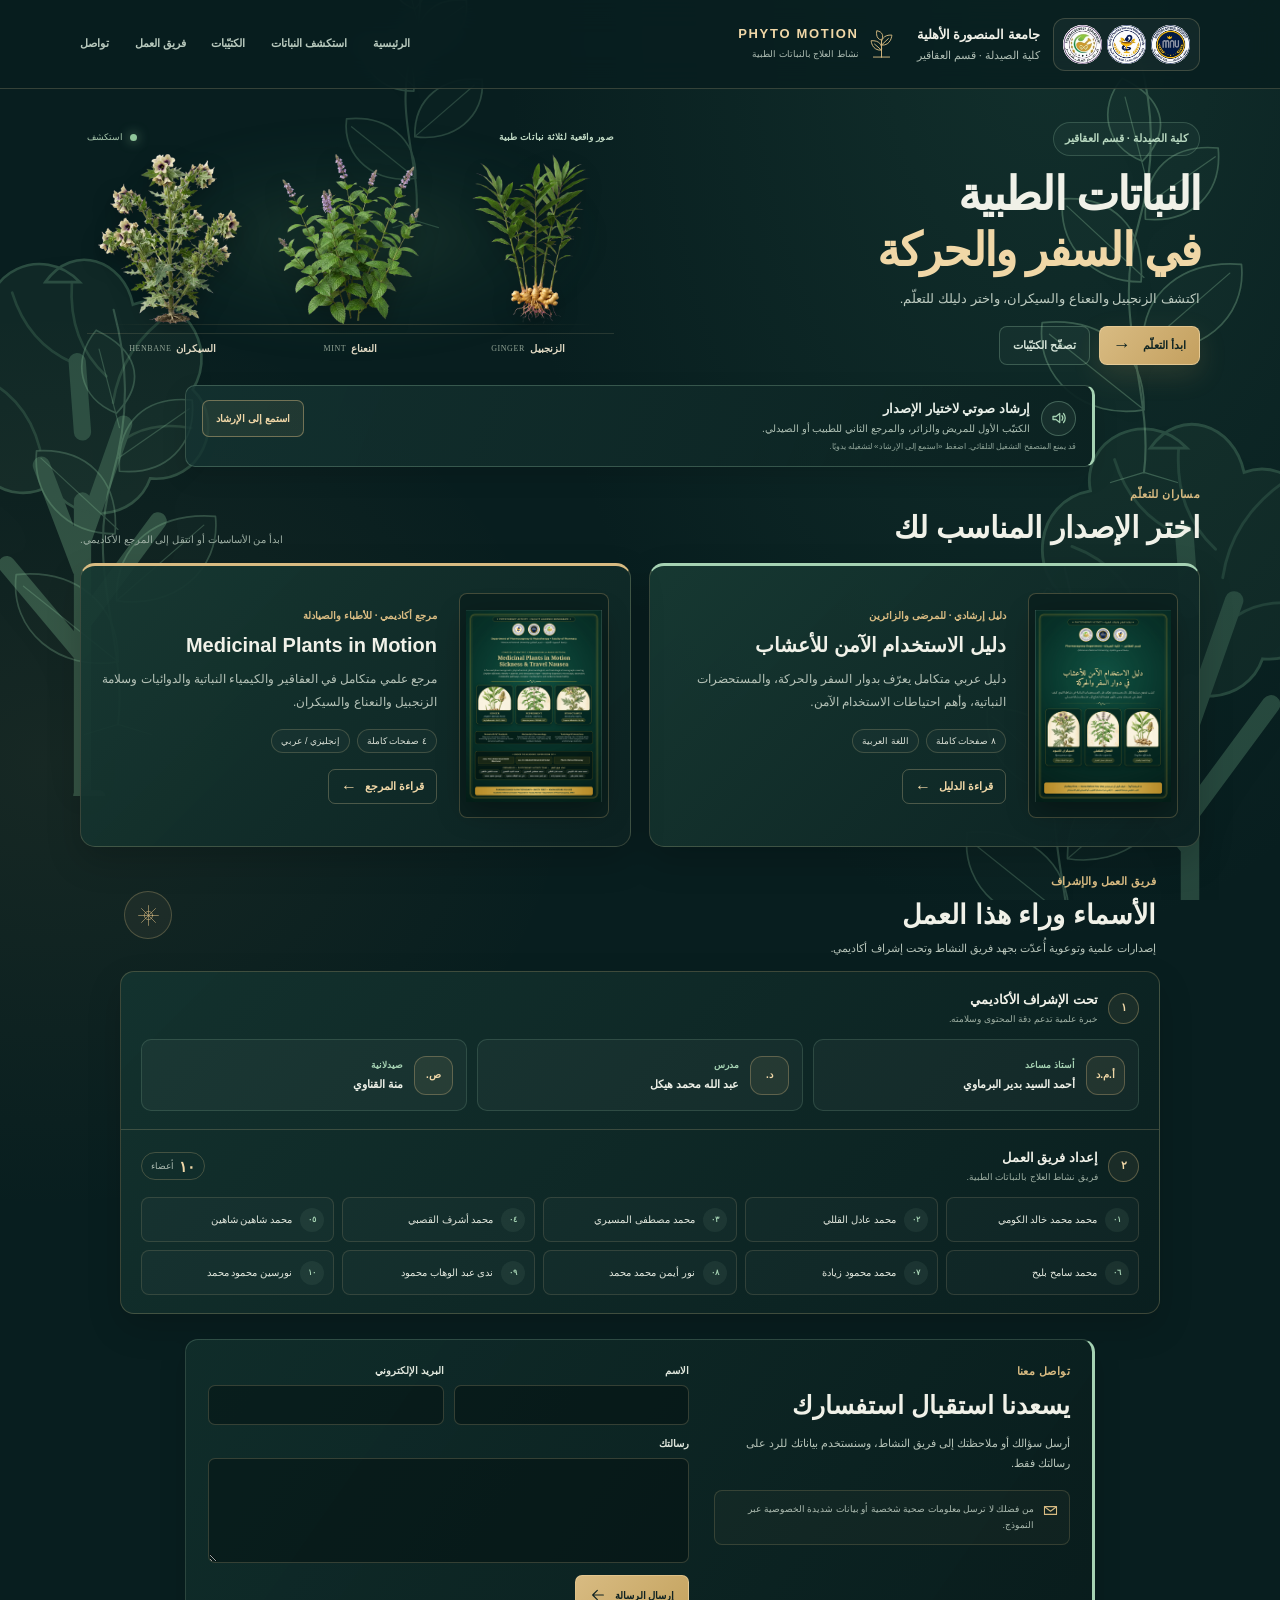
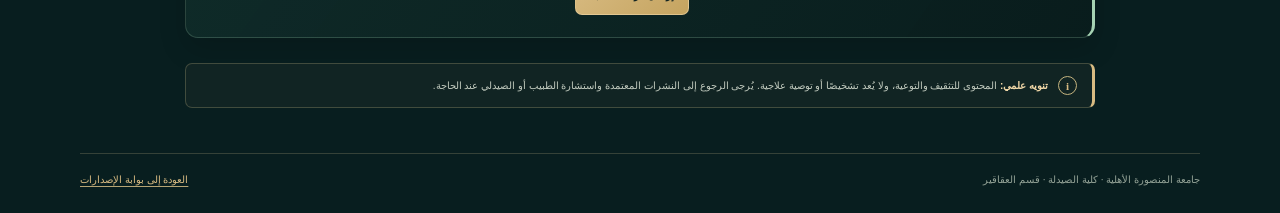
<file: booklet-site/index.html>
<!doctype html>
<html lang="ar" dir="rtl">
<head>
  <meta charset="utf-8">
  <meta name="viewport" content="width=device-width, initial-scale=1">
  <meta name="theme-color" content="#081e1f">
  <meta name="description" content="منصة تفاعلية من كلية الصيدلة بجامعة المنصورة الأهلية لاستكشاف الزنجبيل والنعناع والسيكران ومطالعة دليل المريض والمرجع الأكاديمي.">
  <title>منصة النباتات الطبية | PHYTO MOTION</title>
  <link rel="stylesheet" href="assets/portal.css?v=4">
  <link rel="stylesheet" href="assets/garden.css?v=10">
  <script src="assets/garden.js?v=13" defer></script>
</head>
<body>
<header class="site-header">
  <div class="wrap header-inner">
    <div class="academic-lockup" role="group" aria-label="جامعة المنصورة الأهلية، كلية الصيدلة، قسم العقاقير">
      <div class="institution-logos" aria-hidden="true">
        <img src="assets/academic-logos/university.webp" alt="" width="48" height="48">
        <img src="assets/academic-logos/faculty-pharmacy.webp" alt="" width="48" height="48">
        <img src="assets/academic-logos/pharmacognosy.webp" alt="" width="48" height="48">
      </div>
      <div class="academic-copy">
        <strong>جامعة المنصورة الأهلية</strong>
        <span>كلية الصيدلة · قسم العقاقير</span>
      </div>
    </div>
    <a class="program-lockup" href="index.html" aria-label="PHYTO MOTION — العودة إلى بوابة الإصدارات">
      <svg class="program-mark" viewBox="0 0 43 50" aria-hidden="true"><path d="M21.5 46V18M21.5 34C6 35 5 19 5 19c13-1 18 7 16.5 15ZM21.5 26C37 27 38 10 38 10c-13-1-18 8-16.5 16ZM21.5 18C11 16 14 3 14 3c10 2 11 9 7.5 15Z"/><path d="m10 24 11.5 10M33 15 21.5 26M8 45h27"/></svg>
      <span><strong>PHYTO MOTION</strong><small>نشاط العلاج بالنباتات الطبية</small></span>
    </a>
    <nav class="site-nav" aria-label="التنقل الرئيسي">
      <a href="#home">الرئيسية</a>
      <a href="#plants">استكشف النباتات</a>
      <a href="#booklets">الكتيّبات</a>
      <a href="#team">فريق العمل</a>
      <a href="#contact">تواصل</a>
    </nav>
  </div>
</header>
<main class="wrap">
  <section class="hero" id="home" aria-labelledby="hero-title">
    <div class="hero-layout">
      <div class="hero-copy-column">
        <p class="eyebrow">كلية الصيدلة · قسم العقاقير</p>
        <h1 id="hero-title">النباتات الطبية<br><em>في السفر والحركة</em></h1>
        <p class="hero-copy">اكتشف الزنجبيل والنعناع والسيكران، واختر دليلك للتعلّم.</p>
        <div class="hero-actions"><a class="hero-primary" href="#booklets">ابدأ التعلّم <span aria-hidden="true">←</span></a><a class="hero-secondary" href="#booklets">تصفّح الكتيّبات</a></div>
      </div>
      <div class="hero-visual" id="plants" aria-label="نباتات طبية ثلاثية الأبعاد تتحرك في شريط">
        <div class="hero-visual-heading"><span class="eyebrow">صور واقعية لثلاثة نباتات طبية</span><span class="hero-live"><i></i> استكشف</span></div>
        <div class="hero-3d-stage" role="img" aria-label="صور نباتية واقعية للزنجبيل والنعناع والسيكران في شريط متحرك">
          <div class="hero-plant-track">
            <img class="hero-plant-photo" src="assets/garden-ginger-cutout.webp?v=1" alt="" fetchpriority="high">
            <img class="hero-plant-photo" src="assets/garden-peppermint-cutout.webp?v=1" alt="" fetchpriority="high">
            <img class="hero-plant-photo" src="assets/garden-henbane-cutout.webp?v=1" alt="" fetchpriority="high">
            <img class="hero-plant-photo hero-plant-photo--duplicate" src="assets/garden-ginger-cutout.webp?v=1" alt="" aria-hidden="true">
            <img class="hero-plant-photo hero-plant-photo--duplicate" src="assets/garden-peppermint-cutout.webp?v=1" alt="" aria-hidden="true">
            <img class="hero-plant-photo hero-plant-photo--duplicate" src="assets/garden-henbane-cutout.webp?v=1" alt="" aria-hidden="true">
          </div>
        </div>
        <div class="hero-ticker-labels" aria-hidden="true"><span>الزنجبيل <small>GINGER</small></span><span>النعناع <small>MINT</small></span><span>السيكران <small>HENBANE</small></span></div>
      </div>
    </div>
  </section>

  <section class="welcome-audio" aria-labelledby="welcome-audio-title">
    <div class="welcome-audio-copy">
      <span class="welcome-audio-mark" aria-hidden="true"><svg viewBox="0 0 24 24"><path d="M4 10v4h4l5 4V6l-5 4H4Z"/><path d="M16 9a5 5 0 0 1 0 6m2-9a9 9 0 0 1 0 12"/></svg></span>
      <div><h2 id="welcome-audio-title">إرشاد صوتي لاختيار الإصدار</h2><p>الكتيّب الأول للمريض والزائر، والمرجع الثاني للطبيب أو الصيدلي.</p></div>
    </div>
    <button class="welcome-audio-button" id="welcome-audio-button" type="button" aria-pressed="false"><span id="welcome-audio-button-label">استمع إلى الإرشاد</span></button>
    <audio id="welcome-audio" src="assets/audio/patient-welcome-ar-eg.mp3" preload="auto" aria-hidden="true"></audio>
    <p class="welcome-audio-status" id="welcome-audio-status" role="status" aria-live="polite">قد يمنع المتصفح التشغيل التلقائي للصوت؛ إذا لم تسمع الإرشاد، اضغط «استمع إلى الإرشاد».</p>
  </section>

  <section class="booklets-section" id="booklets" aria-labelledby="booklets-title">
    <div class="section-heading"><div><p class="eyebrow">مساران للتعلّم</p><h2 id="booklets-title">اختر الإصدار المناسب لك</h2></div><span>ابدأ من الأساسيات أو انتقل إلى المرجع الأكاديمي.</span></div>
  <div class="book-grid">
    <a class="book-card patient" href="patient-book.html" aria-label="قراءة دليل المريض والزائر، ٨ صفحات كاملة">
      <span class="cover-frame"><img src="assets/patient-pages/page-01.jpg" alt="غلاف دليل الاستخدام الآمن للأعشاب في دوار السفر والحركة" width="1192" height="1686" fetchpriority="high"></span>
      <span class="book-copy">
        <span class="book-type">دليل إرشادي · للمرضى والزائرين</span>
        <h2>دليل الاستخدام الآمن للأعشاب</h2>
        <p>دليل عربي متكامل يعرّف بدوار السفر والحركة، والمستحضرات النباتية، وأهم احتياطات الاستخدام الآمن.</p>
        <span class="book-meta"><span>٨ صفحات كاملة</span><span>اللغة العربية</span></span>
        <span class="book-open">قراءة الدليل <b aria-hidden="true">←</b></span>
      </span>
    </a>

    <a class="book-card professional" href="clinician-book.html" aria-label="قراءة المرجع الأكاديمي للطبيب والصيدلي، ٤ صفحات كاملة">
      <span class="cover-frame"><img src="assets/clinician-pages/page-01.jpg" alt="غلاف المرجع الأكاديمي Medicinal Plants in Motion" width="1192" height="1686" fetchpriority="high"></span>
      <span class="book-copy">
        <span class="book-type">مرجع أكاديمي · للأطباء والصيادلة</span>
        <h2>Medicinal Plants in Motion</h2>
        <p>مرجع علمي متكامل في العقاقير والكيمياء النباتية والدوائيات وسلامة الزنجبيل والنعناع والسيكران.</p>
        <span class="book-meta"><span>٤ صفحات كاملة</span><span>إنجليزي / عربي</span></span>
        <span class="book-open">قراءة المرجع <b aria-hidden="true">←</b></span>
      </span>
    </a>
  </div>
  </section>

  <section class="contributors" id="team" aria-labelledby="contributors-title">
    <div class="contributors-heading">
      <div>
        <p class="eyebrow">فريق العمل والإشراف</p>
        <h2 id="contributors-title">الأسماء وراء هذا العمل</h2>
        <p>إصدارات علمية وتوعوية أُعدّت بجهد فريق النشاط وتحت إشراف أكاديمي.</p>
      </div>
      <span class="contributors-ornament" aria-hidden="true"><svg viewBox="0 0 48 48"><path d="M24 5v38M5 24h38M10.6 10.6l26.8 26.8m0-26.8L10.6 37.4"/><circle cx="24" cy="24" r="8"/></svg></span>
    </div>

    <div class="contributors-panel">
      <section class="contributors-group" aria-labelledby="supervisors-title">
        <div class="contributors-group-heading">
          <span class="group-step" aria-hidden="true">١</span>
          <div><h3 id="supervisors-title">تحت الإشراف الأكاديمي</h3><p>خبرة علمية تدعم دقة المحتوى وسلامته.</p></div>
        </div>
        <ul class="supervisor-grid">
          <li class="supervisor-card"><span class="supervisor-mark" aria-hidden="true">أ.م.د</span><span class="supervisor-copy"><span class="person-role">أستاذ مساعد</span><strong>أحمد السيد بدير البرماوي</strong></span></li>
          <li class="supervisor-card"><span class="supervisor-mark" aria-hidden="true">د.</span><span class="supervisor-copy"><span class="person-role">مدرس</span><strong>عبد الله محمد هيكل</strong></span></li>
          <li class="supervisor-card"><span class="supervisor-mark" aria-hidden="true">ص.</span><span class="supervisor-copy"><span class="person-role">صيدلانية</span><strong>منة القناوي</strong></span></li>
        </ul>
      </section>

      <section class="contributors-group team-group" aria-labelledby="team-title">
        <div class="contributors-group-heading">
          <span class="group-step" aria-hidden="true">٢</span>
          <div><h3 id="team-title">إعداد فريق العمل</h3><p>فريق نشاط العلاج بالنباتات الطبية.</p></div>
          <span class="team-count"><strong>١٠</strong><span>أعضاء</span></span>
        </div>
        <ul class="team-grid">
          <li class="team-member"><span class="team-index" aria-hidden="true">٠١</span><span>محمد محمد خالد الكومي</span></li>
          <li class="team-member"><span class="team-index" aria-hidden="true">٠٢</span><span>محمد عادل القللي</span></li>
          <li class="team-member"><span class="team-index" aria-hidden="true">٠٣</span><span>محمد مصطفى المسيري</span></li>
          <li class="team-member"><span class="team-index" aria-hidden="true">٠٤</span><span>محمد أشرف القصبي</span></li>
          <li class="team-member"><span class="team-index" aria-hidden="true">٠٥</span><span>محمد شاهين شاهين</span></li>
          <li class="team-member"><span class="team-index" aria-hidden="true">٠٦</span><span>محمد سامح بليح</span></li>
          <li class="team-member"><span class="team-index" aria-hidden="true">٠٧</span><span>محمد محمود زيادة</span></li>
          <li class="team-member"><span class="team-index" aria-hidden="true">٠٨</span><span>نور أيمن محمد محمد</span></li>
          <li class="team-member"><span class="team-index" aria-hidden="true">٠٩</span><span>ندى عبد الوهاب محمود</span></li>
          <li class="team-member"><span class="team-index" aria-hidden="true">١٠</span><span>نورسين محمود محمد</span></li>
        </ul>
      </section>
    </div>
  </section>

  <section class="contact-section" id="contact" aria-labelledby="contact-title">
    <div class="contact-copy">
      <p class="eyebrow">تواصل معنا</p>
      <h2 id="contact-title">يسعدنا استقبال استفسارك</h2>
      <p>أرسل سؤالك أو ملاحظتك إلى فريق النشاط، وسنستخدم بياناتك للرد على رسالتك فقط.</p>
      <div class="contact-note"><svg viewBox="0 0 24 24" aria-hidden="true"><path d="M3.5 6.5h17v11h-17z"/><path d="m4 7 8 6 8-6"/></svg><span>من فضلك لا ترسل معلومات صحية شخصية أو بيانات شديدة الخصوصية عبر النموذج.</span></div>
    </div>
    <form class="contact-form" id="contact-form" action="/api/contact" method="post">
      <div class="contact-fields">
        <label class="contact-field" for="contact-name"><span>الاسم</span><input id="contact-name" name="name" type="text" autocomplete="name" maxlength="80" required></label>
        <label class="contact-field" for="contact-email"><span>البريد الإلكتروني</span><input id="contact-email" name="email" type="email" inputmode="email" autocomplete="email" maxlength="254" required></label>
      </div>
      <label class="contact-field contact-message-field" for="contact-message"><span>رسالتك</span><textarea id="contact-message" name="message" rows="4" maxlength="3000" required></textarea></label>
      <div class="contact-honeypot" aria-hidden="true"><label for="contact-website">اترك هذا الحقل فارغًا</label><input id="contact-website" name="website" type="text" tabindex="-1" autocomplete="off"></div>
      <div class="contact-actions">
        <button class="contact-submit" type="submit"><span>إرسال الرسالة</span><svg viewBox="0 0 24 24" aria-hidden="true"><path d="M4 12h15M13 5l7 7-7 7"/></svg></button>
        <p class="contact-status" id="contact-status" role="status" aria-live="polite" aria-atomic="true"></p>
      </div>
      <noscript><p class="contact-noscript">فعّل JavaScript لإرسال الرسالة من هذا النموذج.</p></noscript>
    </form>
  </section>

  <aside class="editorial-note"><span class="note-mark" aria-hidden="true">i</span><p><strong>تنويه علمي:</strong> المحتوى للتثقيف والتوعية، ولا يُعد تشخيصًا أو توصية علاجية. يُرجى الرجوع إلى النشرات المعتمدة واستشارة الطبيب أو الصيدلي عند الحاجة.</p></aside>
</main>
<footer class="wrap site-footer">
  <span>جامعة المنصورة الأهلية · كلية الصيدلة · قسم العقاقير</span>
  <a href="index.html">العودة إلى بوابة الإصدارات</a>
</footer>
<script src="assets/portal.js" defer></script>
</body>
</html>
</file>
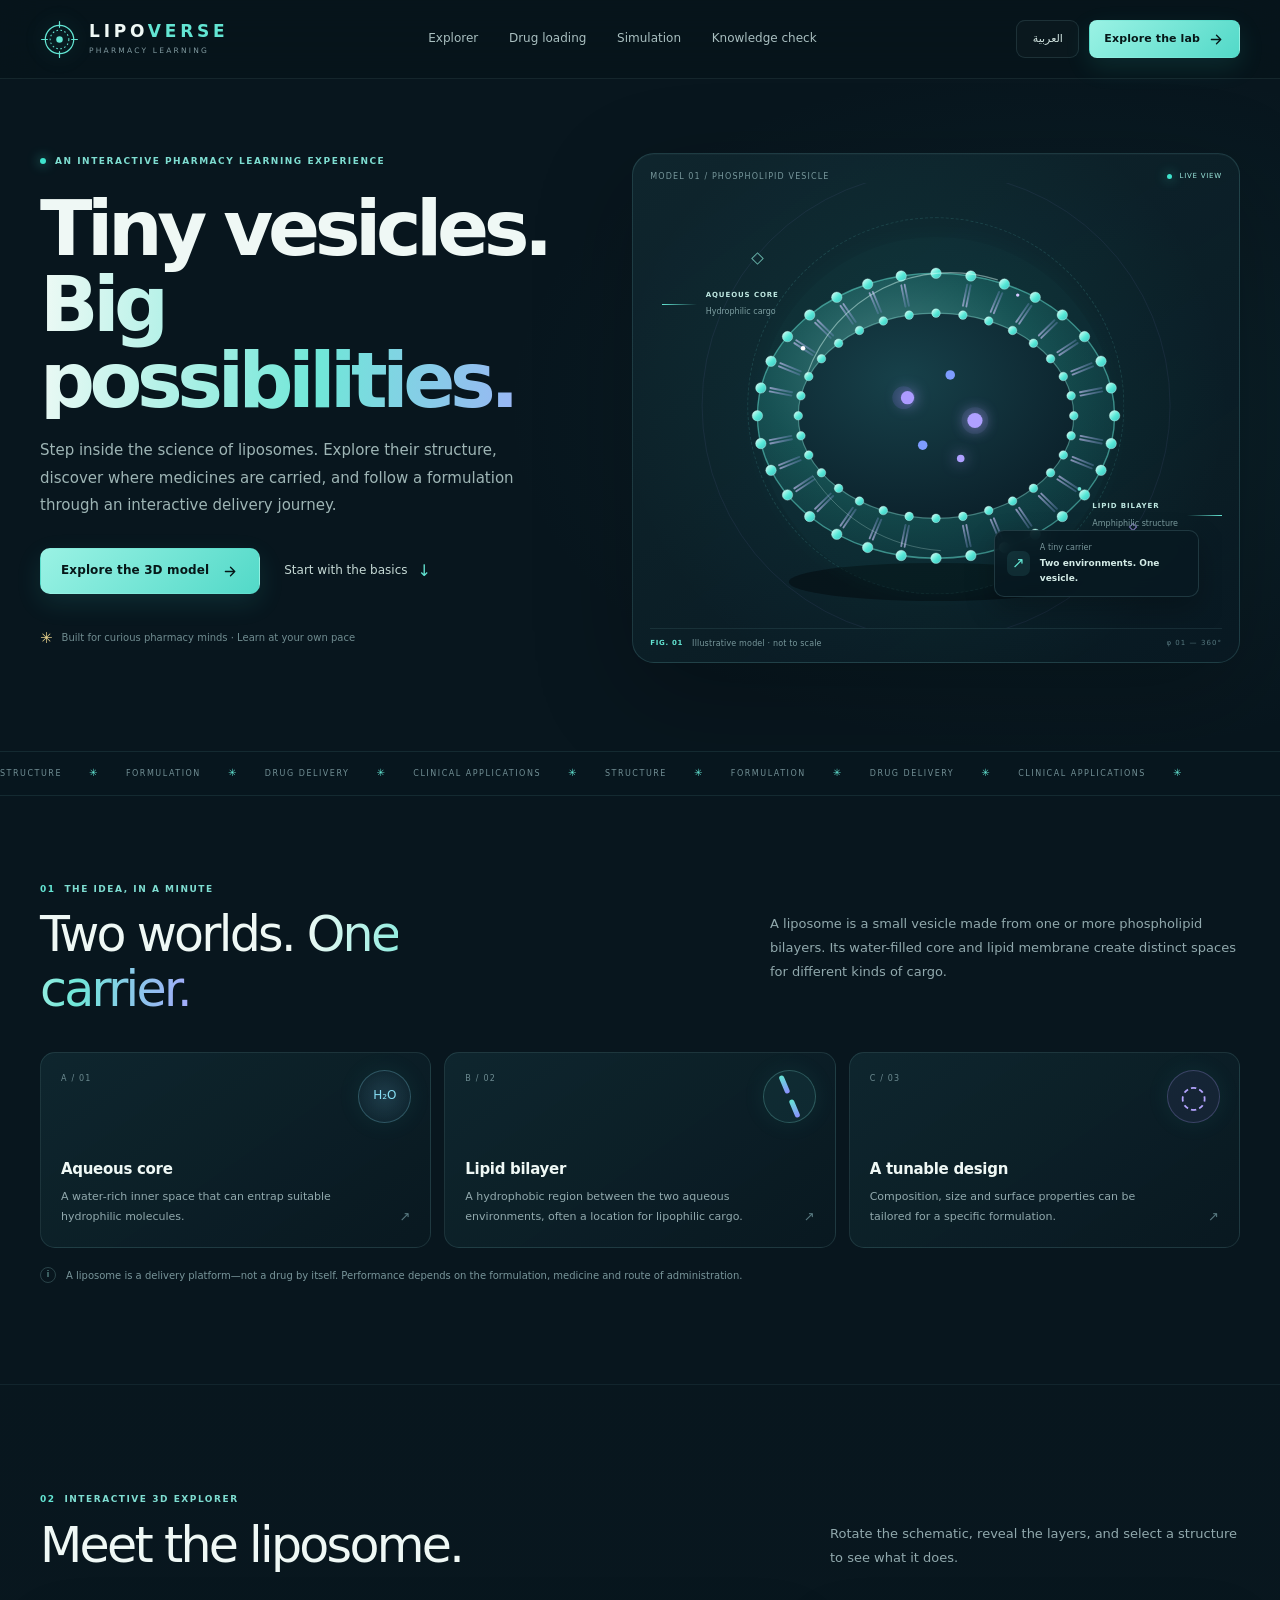
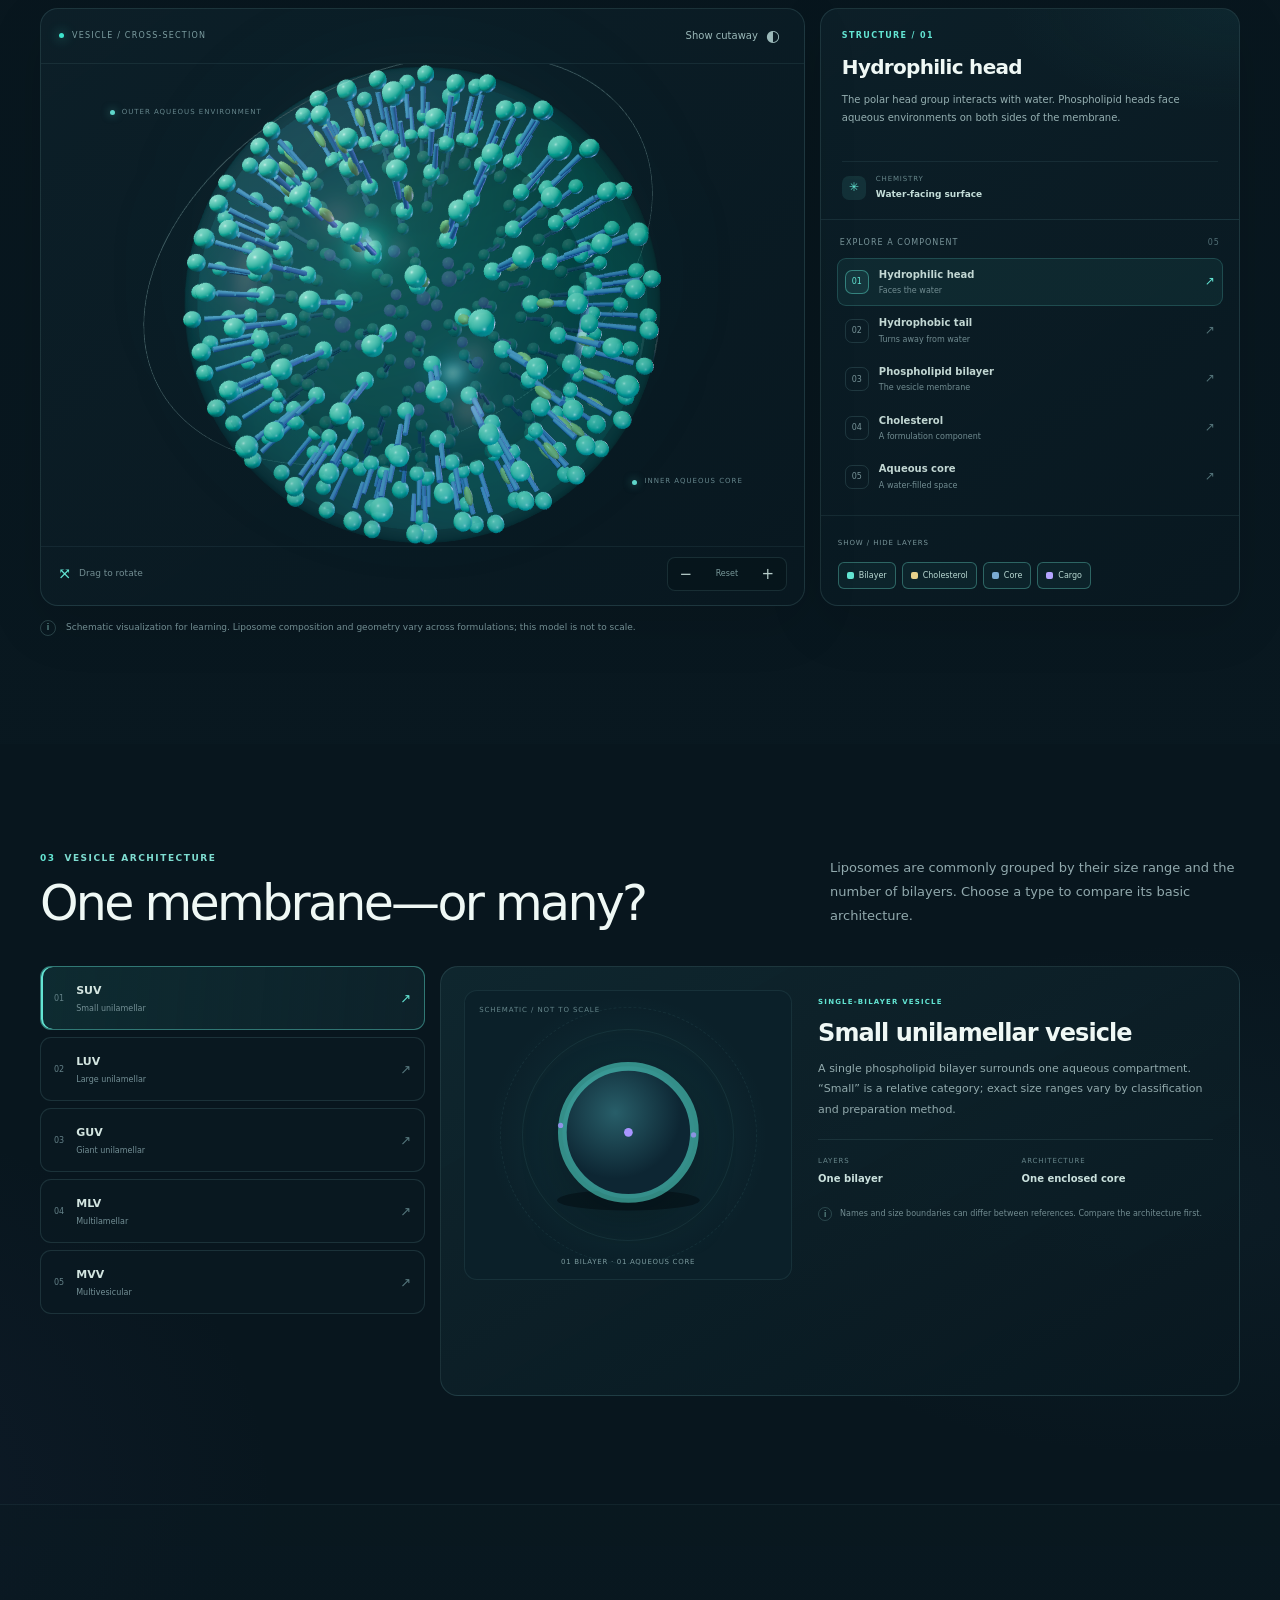
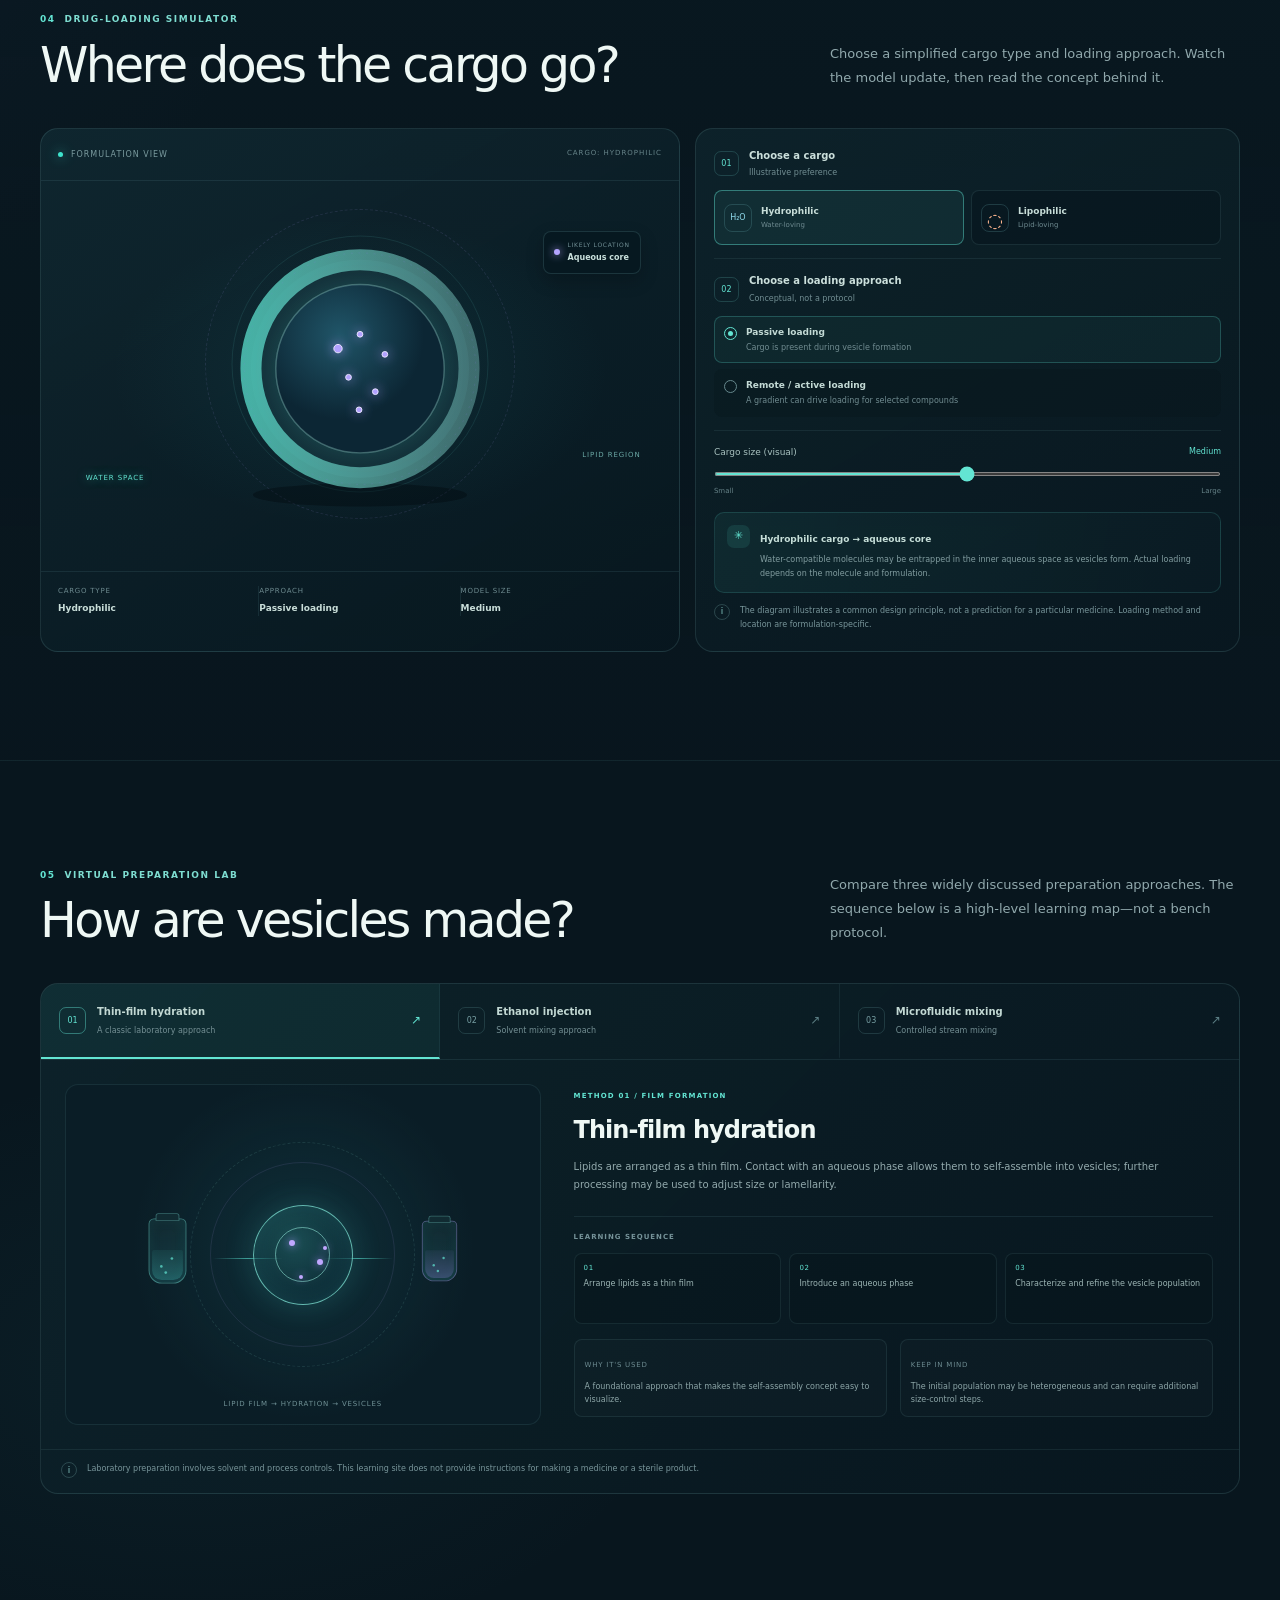
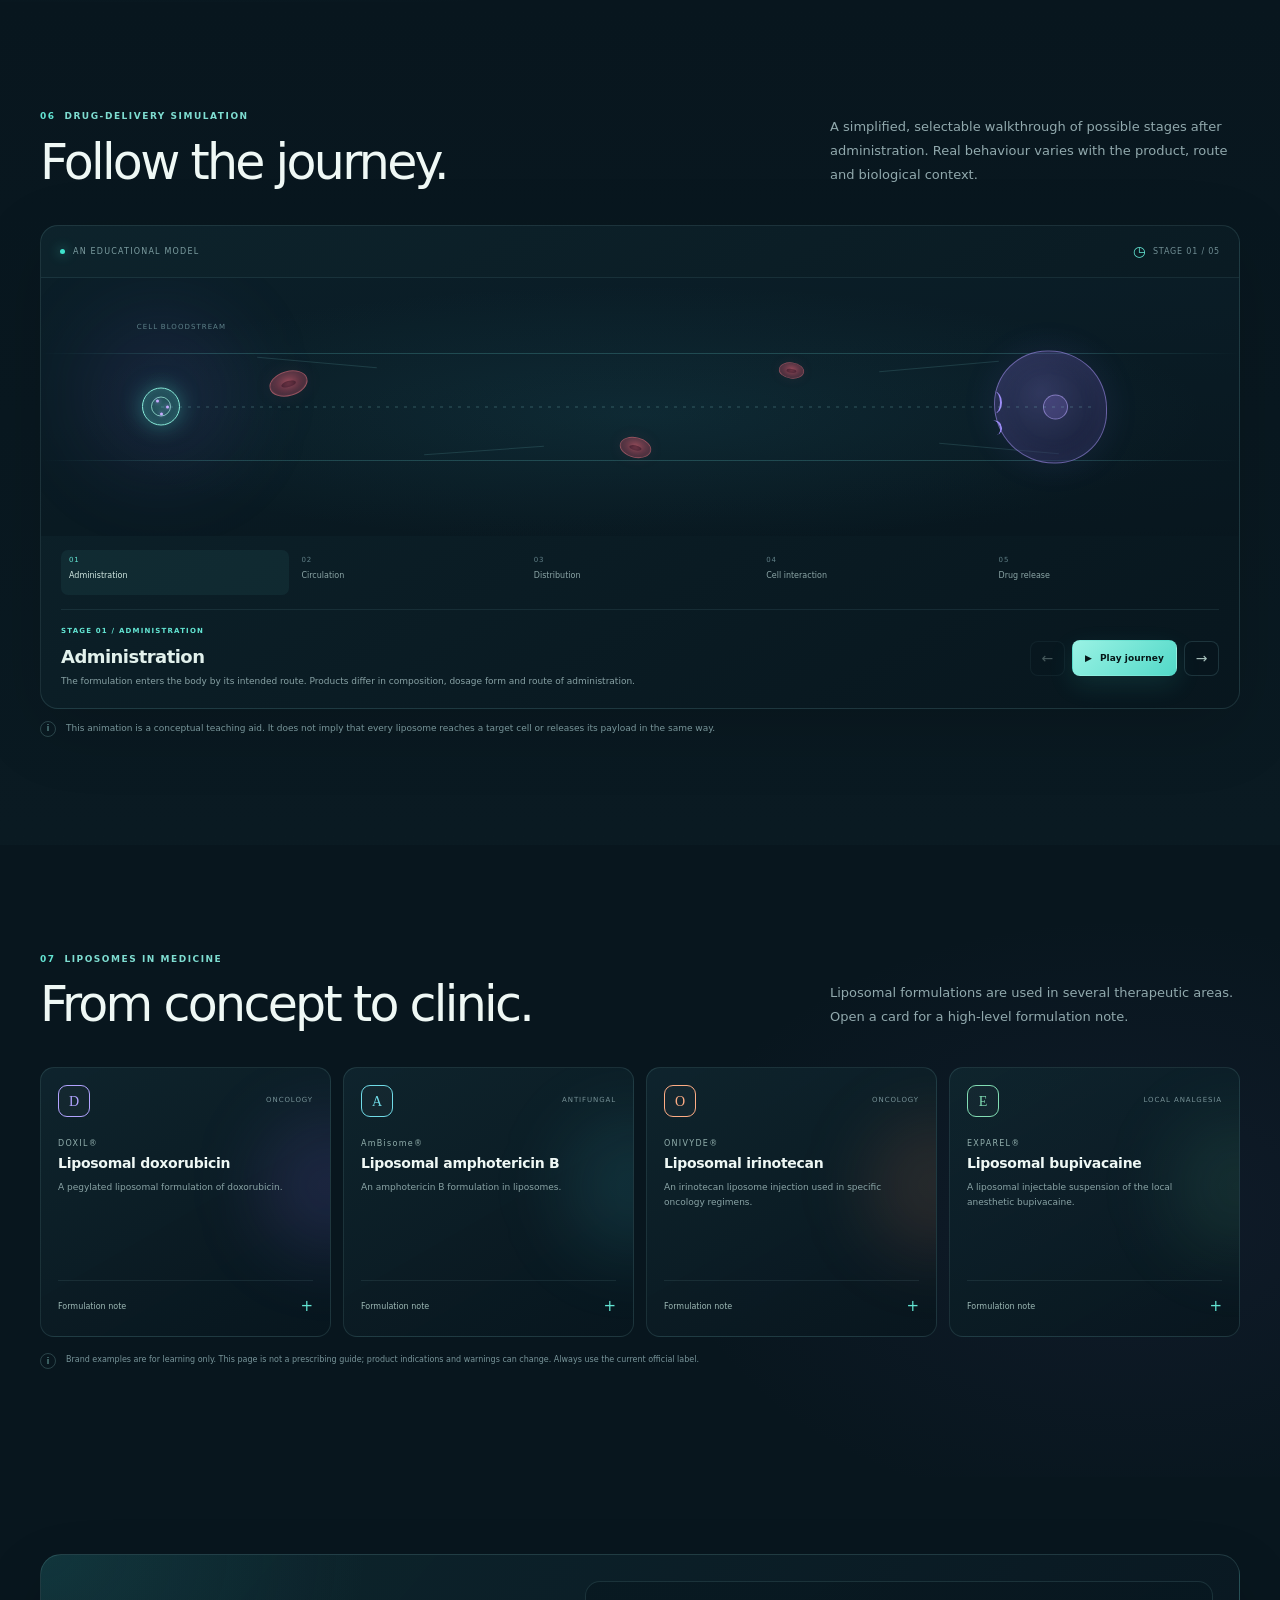
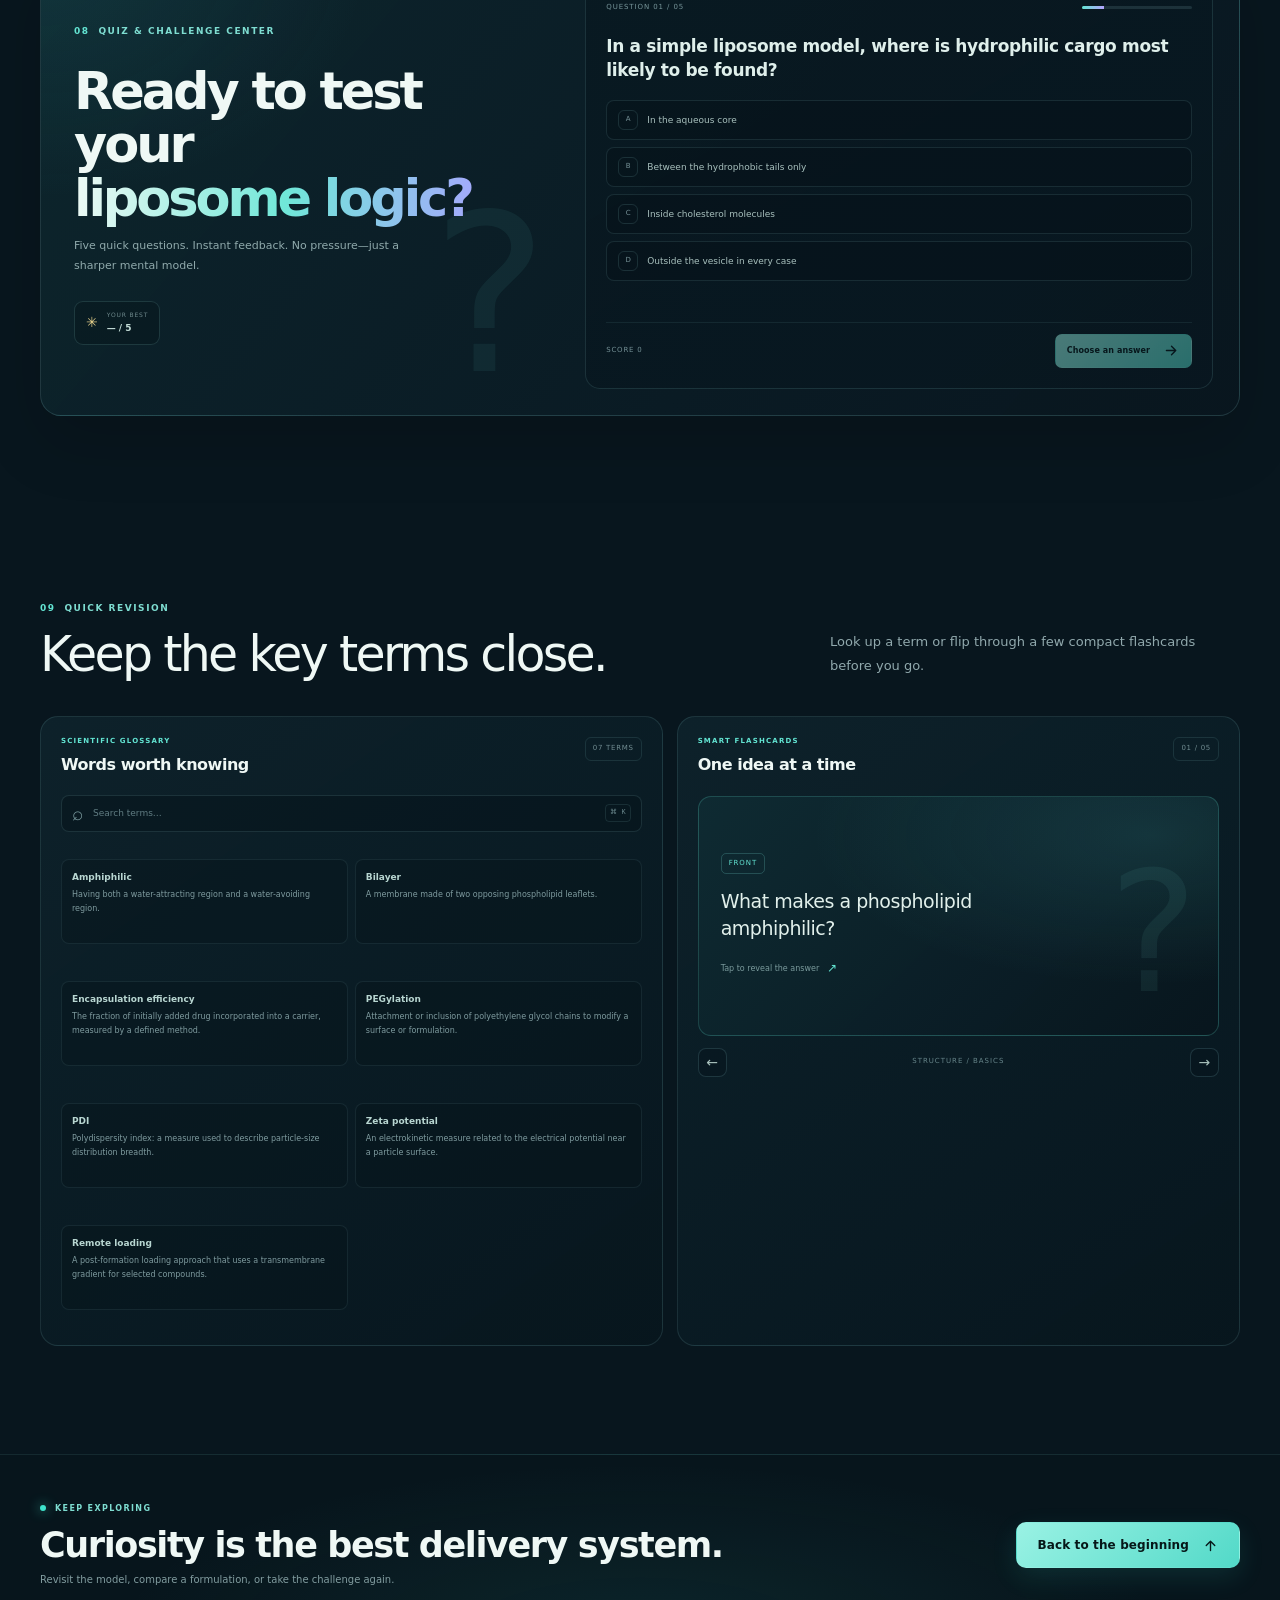
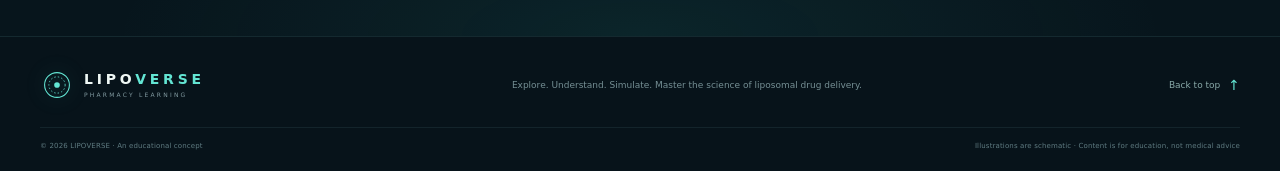
<file: lipoverse/index.html>
<!doctype html>
<html lang="en" dir="ltr">
<head>
  <meta charset="utf-8">
  <meta name="viewport" content="width=device-width, initial-scale=1">
  <meta name="theme-color" content="#08161e">
  <meta name="description" content="Explore liposome structure, drug loading, preparation methods and delivery through an interactive pharmacy learning experience.">
  <title>LIPOVERSE — Explore the science of liposomes</title>
  <link rel="stylesheet" href="styles.css">
  <script src="app.js" defer></script>
</head>
<body>
  <a class="skip-link" href="#main-content" data-en="Skip to content" data-ar="انتقل إلى المحتوى">Skip to content</a>
  <div class="ambient ambient-one" aria-hidden="true"></div>
  <div class="ambient ambient-two" aria-hidden="true"></div>

  <header class="site-header">
    <div class="container header-inner">
      <a class="brand" href="#home" aria-label="LIPOVERSE home">
        <span class="brand-mark" aria-hidden="true">
          <svg viewBox="0 0 48 48" fill="none"><circle cx="24" cy="24" r="17.5" stroke="currentColor" stroke-width="1.5"/><circle cx="24" cy="24" r="11.5" stroke="currentColor" stroke-width="1.25" stroke-dasharray="2 3"/><circle cx="24" cy="24" r="4" fill="currentColor"/><path d="M24 2v7M24 39v7M2 24h7m30 0h7" stroke="currentColor" stroke-width="1.5" stroke-linecap="round"/></svg>
        </span>
        <span class="brand-copy"><strong>LIPO<span>VERSE</span></strong><small>PHARMACY LEARNING</small></span>
      </a>

      <button class="menu-toggle" id="menu-toggle" type="button" aria-expanded="false" aria-controls="site-nav" aria-label="Open navigation">
        <span></span><span></span><span></span>
      </button>

      <nav class="main-nav" id="site-nav" aria-label="Main navigation">
        <a href="#explorer" data-en="Explorer" data-ar="المستكشف">Explorer</a>
        <a href="#loading" data-en="Drug loading" data-ar="تحميل الدواء">Drug loading</a>
        <a href="#journey" data-en="Simulation" data-ar="المحاكاة">Simulation</a>
        <a href="#quiz" data-en="Knowledge check" data-ar="اختبر معلوماتك">Knowledge check</a>
      </nav>

      <div class="header-actions">
        <button class="language-toggle" id="language-toggle" type="button" aria-label="Switch language"><span data-en="العربية" data-ar="English">العربية</span></button>
        <a class="button button-small button-primary" href="#explorer"><span data-en="Explore the lab" data-ar="استكشف المعمل">Explore the lab</span><svg viewBox="0 0 20 20" aria-hidden="true"><path d="M4 10h11M10 5l5 5-5 5"/></svg></a>
      </div>
    </div>
  </header>

  <main id="main-content">
    <section class="hero" id="home" aria-labelledby="hero-title">
      <div class="container hero-grid">
        <div class="hero-copy">
          <p class="eyebrow"><span class="pulse-dot" aria-hidden="true"></span><span data-en="AN INTERACTIVE PHARMACY LEARNING EXPERIENCE" data-ar="تجربة تعليمية تفاعلية لطلاب الصيدلة">AN INTERACTIVE PHARMACY LEARNING EXPERIENCE</span></p>
          <h1 id="hero-title"><span data-en="Tiny vesicles." data-ar="حويصلات دقيقة.">Tiny vesicles.</span><span class="gradient-text" data-en="Big possibilities." data-ar="وآفاق واسعة.">Big possibilities.</span></h1>
          <p class="hero-description" data-en="Step inside the science of liposomes. Explore their structure, discover where medicines are carried, and follow a formulation through an interactive delivery journey." data-ar="ادخل إلى عالم الليبوسومات: استكشف تركيبها، واكتشف أين تُحمَّل الأدوية، وتابع رحلة المستحضر عبر تجربة تفاعلية مبسّطة.">Step inside the science of liposomes. Explore their structure, discover where medicines are carried, and follow a formulation through an interactive delivery journey.</p>
          <div class="hero-actions">
            <a class="button button-primary" href="#explorer"><span data-en="Explore the 3D model" data-ar="استكشف النموذج التفاعلي">Explore the 3D model</span><svg viewBox="0 0 20 20" aria-hidden="true"><path d="M4 10h11M10 5l5 5-5 5"/></svg></a>
            <a class="text-link" href="#overview"><span data-en="Start with the basics" data-ar="ابدأ بالمفاهيم الأساسية">Start with the basics</span><span aria-hidden="true">↓</span></a>
          </div>
          <div class="hero-footnote"><span class="footnote-icon" aria-hidden="true">✳</span><span data-en="Built for curious pharmacy minds · Learn at your own pace" data-ar="للعقول الصيدلانية الفضولية · تعلّم بالسرعة المناسبة لك">Built for curious pharmacy minds · Learn at your own pace</span></div>
        </div>

        <div class="hero-art" aria-label="Illustration of a liposome carrying drug molecules">
          <div class="art-topline"><span data-en="MODEL 01 / PHOSPHOLIPID VESICLE" data-ar="النموذج ٠١ / حويصلة فوسفوليبيدية">MODEL 01 / PHOSPHOLIPID VESICLE</span><span class="live-tag"><i></i><span data-en="LIVE VIEW" data-ar="عرض حي">LIVE VIEW</span></span></div>
          <div class="hero-visual">
            <div class="hero-orbit orbit-a" aria-hidden="true"></div>
            <div class="hero-orbit orbit-b" aria-hidden="true"></div>
            <div class="hero-crosshair crosshair-one" aria-hidden="true"></div>
            <div class="hero-crosshair crosshair-two" aria-hidden="true"></div>
            <svg class="hero-illustration" viewBox="0 0 600 500" role="img" aria-labelledby="hero-svg-title hero-svg-desc">
              <title id="hero-svg-title">A schematic liposome</title>
              <desc id="hero-svg-desc">A phospholipid bilayer surrounds an aqueous core with illustrative drug molecules.</desc>
              <defs>
                <radialGradient id="hero-shell" cx="40%" cy="35%" r="70%"><stop offset="0" stop-color="#b5fff5" stop-opacity=".4"/><stop offset=".55" stop-color="#38d9c9" stop-opacity=".2"/><stop offset="1" stop-color="#1da99f" stop-opacity=".08"/></radialGradient>
                <radialGradient id="hero-core" cx="38%" cy="32%" r="75%"><stop offset="0" stop-color="#17414a"/><stop offset="1" stop-color="#0b202a"/></radialGradient>
                <linearGradient id="hero-head" x1="0" x2="1" y1="0" y2="1"><stop stop-color="#e1fff9"/><stop offset=".55" stop-color="#54e7d6"/><stop offset="1" stop-color="#44bfc0"/></linearGradient>
                <linearGradient id="hero-tail" x1="0" x2="1"><stop stop-color="#d2c8ff" stop-opacity=".85"/><stop offset="1" stop-color="#758fc6" stop-opacity=".48"/></linearGradient>
                <filter id="hero-glow" x="-40%" y="-40%" width="180%" height="180%"><feGaussianBlur stdDeviation="11" result="blur"/><feMerge><feMergeNode in="blur"/><feMergeNode in="SourceGraphic"/></feMerge></filter>
              </defs>
              <ellipse cx="300" cy="420" rx="155" ry="20" fill="#02080d" opacity=".5"/>
              <circle cx="300" cy="245" r="188" fill="#30d6c8" opacity=".035" filter="url(#hero-glow)"/>
              <ellipse cx="300" cy="245" rx="188" ry="150" fill="url(#hero-shell)" stroke="#69ead9" stroke-opacity=".5" stroke-width="1.5"/>
              <ellipse cx="300" cy="245" rx="145" ry="108" fill="url(#hero-core)" stroke="#99f5e8" stroke-opacity=".38" stroke-width="1.2"/>
              <g id="hero-lipid-tails"></g>
              <g id="hero-lipid-heads"></g>
              <g class="hero-cargo" aria-hidden="true">
                <circle cx="270" cy="226" r="7" fill="#b7a0ff"/><circle cx="315" cy="202" r="5" fill="#7e9cff"/><circle cx="341" cy="250" r="8" fill="#b7a0ff"/><circle cx="286" cy="276" r="5" fill="#7e9cff"/><circle cx="326" cy="290" r="4" fill="#b7a0ff"/>
                <circle cx="266" cy="226" r="12" fill="#9a83ff" opacity=".14"/><circle cx="341" cy="250" r="14" fill="#9a83ff" opacity=".13"/>
              </g>
              <g fill="none" stroke="#ddfff9" stroke-opacity=".46">
                <path d="M164 202c30-84 117-126 201-100" stroke-width="1.2"/><path d="M170 308c31 47 80 75 135 79" stroke-width="1" opacity=".55"/>
              </g>
              <circle cx="160" cy="174" r="2.4" fill="#fff"/><circle cx="451" cy="322" r="2" fill="#6ce6d8"/><circle cx="386" cy="118" r="1.8" fill="#d4c8ff"/>
            </svg>
            <div class="art-label label-core"><span class="label-line"></span><span><strong data-en="AQUEOUS CORE" data-ar="النواة المائية">AQUEOUS CORE</strong><small data-en="Hydrophilic cargo" data-ar="حمولة محبة للماء">Hydrophilic cargo</small></span></div>
            <div class="art-label label-membrane"><span><strong data-en="LIPID BILAYER" data-ar="الغشاء الدهني المزدوج">LIPID BILAYER</strong><small data-en="Amphiphilic structure" data-ar="تركيب مزدوج المحبة">Amphiphilic structure</small></span><span class="label-line"></span></div>
            <div class="art-data-card"><span class="data-card-icon">↗</span><span><small data-en="A tiny carrier" data-ar="ناقل دقيق">A tiny carrier</small><strong data-en="Two environments. One vesicle." data-ar="بيئتان داخل حويصلة واحدة.">Two environments. One vesicle.</strong></span></div>
          </div>
          <div class="art-bottomline"><span><b>FIG. 01</b><span data-en="Illustrative model · not to scale" data-ar="نموذج توضيحي · غير مرسوم بمقياس">Illustrative model · not to scale</span></span><span>φ 01 — 360°</span></div>
        </div>
      </div>
    </section>

    <div class="signal-strip" aria-label="Learning topics">
      <div class="signal-track"><span>STRUCTURE</span><i>✳</i><span>FORMULATION</span><i>✳</i><span>DRUG DELIVERY</span><i>✳</i><span>CLINICAL APPLICATIONS</span><i>✳</i><span>STRUCTURE</span><i>✳</i><span>FORMULATION</span><i>✳</i><span>DRUG DELIVERY</span><i>✳</i><span>CLINICAL APPLICATIONS</span><i>✳</i></div>
    </div>

    <section class="section intro-section" id="overview" aria-labelledby="overview-title">
      <div class="container">
        <div class="section-heading section-heading-wide">
          <div><p class="eyebrow section-kicker"><span>01</span><span data-en="THE IDEA, IN A MINUTE" data-ar="الفكرة في دقيقة">THE IDEA, IN A MINUTE</span></p><h2 id="overview-title"><span data-en="Two worlds." data-ar="عالمان.">Two worlds.</span> <span class="gradient-text" data-en="One carrier." data-ar="وناقل واحد.">One carrier.</span></h2></div>
          <p class="section-intro" data-en="A liposome is a small vesicle made from one or more phospholipid bilayers. Its water-filled core and lipid membrane create distinct spaces for different kinds of cargo." data-ar="الليبوسوم حويصلة صغيرة تتكوّن من طبقة أو أكثر من الأغشية الفوسفوليبيدية. وتوفّر نواته المائية وغشاؤه الدهني بيئتين مختلفتين لأنواع متعددة من الحمولة.">A liposome is a small vesicle made from one or more phospholipid bilayers. Its water-filled core and lipid membrane create distinct spaces for different kinds of cargo.</p>
        </div>
        <div class="concept-grid">
          <article class="concept-card concept-core"><span class="concept-index">A / 01</span><span class="concept-orb orb-water" aria-hidden="true">H₂O</span><div><h3 data-en="Aqueous core" data-ar="نواة مائية">Aqueous core</h3><p data-en="A water-rich inner space that can entrap suitable hydrophilic molecules." data-ar="حيّز داخلي غني بالماء يمكنه احتواء جزيئات محبة للماء، بحسب خصائصها والتركيبة.">A water-rich inner space that can entrap suitable hydrophilic molecules.</p></div><span class="concept-arrow" aria-hidden="true">↗</span></article>
          <article class="concept-card concept-membrane"><span class="concept-index">B / 02</span><span class="concept-orb orb-lipid" aria-hidden="true"><i></i><i></i></span><div><h3 data-en="Lipid bilayer" data-ar="غشاء دهني مزدوج">Lipid bilayer</h3><p data-en="A hydrophobic region between the two aqueous environments, often a location for lipophilic cargo." data-ar="منطقة كارهة للماء بين البيئتين المائيتين، وقد تستوعب حمولة محبة للدهون.">A hydrophobic region between the two aqueous environments, often a location for lipophilic cargo.</p></div><span class="concept-arrow" aria-hidden="true">↗</span></article>
          <article class="concept-card concept-design"><span class="concept-index">C / 03</span><span class="concept-orb orb-design" aria-hidden="true">◌</span><div><h3 data-en="A tunable design" data-ar="تركيب قابل للتعديل">A tunable design</h3><p data-en="Composition, size and surface properties can be tailored for a specific formulation." data-ar="يمكن تعديل التركيب والحجم وخصائص السطح بما يلائم المستحضر المطلوب.">Composition, size and surface properties can be tailored for a specific formulation.</p></div><span class="concept-arrow" aria-hidden="true">↗</span></article>
        </div>
        <p class="science-note"><span class="note-symbol" aria-hidden="true">i</span><span data-en="A liposome is a delivery platform—not a drug by itself. Performance depends on the formulation, medicine and route of administration." data-ar="الليبوسوم منصة لتوصيل الدواء، وليس دواءً بحد ذاته. وتعتمد خصائصه على التركيبة والدواء وطريق الإعطاء.">A liposome is a delivery platform—not a drug by itself. Performance depends on the formulation, medicine and route of administration.</span></p>
      </div>
    </section>

    <section class="section explorer-section" id="explorer" aria-labelledby="explorer-title">
      <div class="container">
        <div class="section-heading">
          <div><p class="eyebrow section-kicker"><span>02</span><span data-en="INTERACTIVE 3D EXPLORER" data-ar="مستكشف تفاعلي ثلاثي الأبعاد">INTERACTIVE 3D EXPLORER</span></p><h2 id="explorer-title" data-en="Meet the liposome." data-ar="تعرّف على الليبوسوم.">Meet the liposome.</h2></div>
          <p class="section-intro" data-en="Rotate the schematic, reveal the layers, and select a structure to see what it does." data-ar="أدر النموذج التوضيحي، وأظهر طبقاته، واختر أحد المكوّنات لمعرفة وظيفته.">Rotate the schematic, reveal the layers, and select a structure to see what it does.</p>
        </div>

        <div class="explorer-layout">
          <div class="explorer-stage" id="explorer-stage">
            <div class="stage-toolbar"><span class="stage-code"><i></i><span data-en="VESICLE / CROSS-SECTION" data-ar="حويصلة / مقطع توضيحي">VESICLE / CROSS-SECTION</span></span><button class="cutaway-button" id="cutaway-toggle" type="button" aria-pressed="false"><span id="cutaway-label" data-en="Show cutaway" data-ar="أظهر المقطع">Show cutaway</span><span aria-hidden="true">◐</span></button></div>
            <div class="diagram-viewport" id="diagram-viewport" aria-label="Interactive liposome model. Drag to rotate and use the zoom controls.">
              <svg class="explorer-svg" id="explorer-svg" viewBox="0 0 640 500" role="img" aria-labelledby="diagram-title diagram-desc">
                <title id="diagram-title">Interactive liposome cross-section</title>
                <desc id="diagram-desc">Select the diagram components or the component list to learn about the bilayer, hydrophilic head, hydrophobic tail, cholesterol and aqueous core.</desc>
                <defs>
                  <radialGradient id="membrane-fill" cx="37%" cy="28%" r="82%"><stop offset="0" stop-color="#54dfcf" stop-opacity=".34"/><stop offset=".65" stop-color="#2aa69e" stop-opacity=".23"/><stop offset="1" stop-color="#144c58" stop-opacity=".23"/></radialGradient>
                  <radialGradient id="core-fill" cx="34%" cy="30%" r="90%"><stop offset="0" stop-color="#1f5361"/><stop offset=".75" stop-color="#102d3a"/><stop offset="1" stop-color="#0d2633"/></radialGradient>
                  <linearGradient id="head-fill" x1="0" y1="0" x2="1" y2="1"><stop stop-color="#e4fff7"/><stop offset=".52" stop-color="#63e5d4"/><stop offset="1" stop-color="#38adbd"/></linearGradient>
                  <linearGradient id="tail-fill" x1="0" y1="0" x2="1" y2="0"><stop stop-color="#d6ceff" stop-opacity=".88"/><stop offset="1" stop-color="#7a91c8" stop-opacity=".5"/></linearGradient>
                  <filter id="diagram-glow" x="-60%" y="-60%" width="220%" height="220%"><feGaussianBlur stdDeviation="5" result="blur"/><feMerge><feMergeNode in="blur"/><feMergeNode in="SourceGraphic"/></feMerge></filter>
                </defs>
                <ellipse class="diagram-orbit" cx="320" cy="250" rx="236" ry="184" fill="none" stroke="#7ce8df" stroke-opacity=".1" stroke-width="1" stroke-dasharray="3 8"/>
                <ellipse class="diagram-orbit orbit-inner" cx="320" cy="250" rx="212" ry="163" fill="none" stroke="#b9a9ff" stroke-opacity=".12" stroke-width="1"/>
                <ellipse class="vesicle-shadow" cx="320" cy="410" rx="155" ry="14" fill="#02080d" opacity=".46"/>
                <g id="layer-bilayer-back" data-component-visual="bilayer">
                  <ellipse class="vesicle-shell" cx="320" cy="250" rx="190" ry="145" fill="url(#membrane-fill)" stroke="#68e7d6" stroke-opacity=".28" stroke-width="1.3"/>
                  <g id="lipid-tails" data-component-visual="tail"></g>
                </g>
                <g id="layer-core" data-component-visual="core"><ellipse class="vesicle-core" cx="320" cy="250" rx="147" ry="105" fill="url(#core-fill)" stroke="#9cfff0" stroke-opacity=".43" stroke-width="1.2"/></g>
                <g id="layer-bilayer-front" data-component-visual="bilayer head"><g id="lipid-heads" data-component-visual="head"></g></g>
                <g id="layer-cholesterol" data-component-visual="cholesterol"><g id="cholesterol-nodes"></g></g>
                <g id="layer-payload" data-component-visual="payload">
                  <g class="payload-glow"><circle cx="295" cy="227" r="20"/><circle cx="355" cy="262" r="21"/></g>
                  <g class="payload-dots"><circle cx="295" cy="227" r="6"/><circle cx="329" cy="211" r="4.5"/><circle cx="355" cy="262" r="7"/><circle cx="300" cy="277" r="4.5"/><circle cx="340" cy="284" r="3.8"/><circle cx="372" cy="225" r="4.4"/></g>
                </g>
                <g id="cutaway-window" aria-hidden="true"><path d="M320 250 163 162a181 137 0 0 1 111-87Z" fill="#07151d" opacity=".82"/><path d="M163 162a181 137 0 0 1 111-87" fill="none" stroke="#9bf3e7" stroke-width="3" stroke-linecap="round" filter="url(#diagram-glow)"/></g>
                <g id="diagram-hotspots" aria-label="Select a liposome component">
                  <circle class="component-hotspot" data-part-target="head" tabindex="0" role="button" aria-label="Hydrophilic head" cx="504" cy="250" r="23"/>
                  <circle class="component-hotspot" data-part-target="tail" tabindex="0" role="button" aria-label="Hydrophobic tail" cx="479" cy="204" r="21"/>
                  <circle class="component-hotspot" data-part-target="bilayer" tabindex="0" role="button" aria-label="Phospholipid bilayer" cx="473" cy="293" r="22"/>
                  <circle class="component-hotspot" data-part-target="cholesterol" tabindex="0" role="button" aria-label="Cholesterol" cx="412" cy="133" r="22"/>
                  <circle class="component-hotspot" data-part-target="core" tabindex="0" role="button" aria-label="Aqueous core" cx="320" cy="250" r="32"/>
                </g>
              </svg>
              <span class="diagram-caption caption-top"><i></i><span data-en="OUTER AQUEOUS ENVIRONMENT" data-ar="البيئة المائية الخارجية">OUTER AQUEOUS ENVIRONMENT</span></span>
              <span class="diagram-caption caption-bottom"><i></i><span data-en="INNER AQUEOUS CORE" data-ar="النواة المائية الداخلية">INNER AQUEOUS CORE</span></span>
            </div>
            <div class="diagram-controls" aria-label="Model controls">
              <span class="drag-hint"><span aria-hidden="true">⤧</span><span data-en="Drag to rotate" data-ar="اسحب لتدوير النموذج">Drag to rotate</span></span>
              <div class="zoom-controls"><button type="button" id="zoom-out" aria-label="Zoom out">−</button><button type="button" id="zoom-reset" aria-label="Reset model view"><span data-en="Reset" data-ar="إعادة">Reset</span></button><button type="button" id="zoom-in" aria-label="Zoom in">+</button></div>
            </div>
          </div>

          <aside class="explorer-info" aria-label="Liposome component details">
            <div class="info-panel">
              <p class="eyebrow panel-eyebrow" id="part-eyebrow">STRUCTURE / 01</p>
              <h3 id="part-title">Hydrophilic head</h3>
              <p class="part-description" id="part-description" aria-live="polite">The polar head group interacts with water. Phospholipids orient their heads toward aqueous environments on both sides of the membrane.</p>
              <div class="part-fact"><span class="fact-icon" aria-hidden="true">✳</span><span><small id="part-fact-label">KEY IDEA</small><strong id="part-fact">Water-facing surface</strong></span></div>
            </div>
            <div class="component-picker">
              <div class="picker-heading"><span data-en="EXPLORE A COMPONENT" data-ar="استكشف أحد المكوّنات">EXPLORE A COMPONENT</span><span>05</span></div>
              <button class="component-option is-selected" type="button" data-part-select="head" aria-pressed="true"><span class="component-index">01</span><span class="component-copy"><strong data-en="Hydrophilic head" data-ar="الرأس المحب للماء">Hydrophilic head</strong><small data-en="Faces the water" data-ar="يتجه نحو الماء">Faces the water</small></span><span class="option-arrow" aria-hidden="true">↗</span></button>
              <button class="component-option" type="button" data-part-select="tail" aria-pressed="false"><span class="component-index">02</span><span class="component-copy"><strong data-en="Hydrophobic tail" data-ar="الذيل الكاره للماء">Hydrophobic tail</strong><small data-en="Turns away from water" data-ar="يبتعد عن الماء">Turns away from water</small></span><span class="option-arrow" aria-hidden="true">↗</span></button>
              <button class="component-option" type="button" data-part-select="bilayer" aria-pressed="false"><span class="component-index">03</span><span class="component-copy"><strong data-en="Phospholipid bilayer" data-ar="الغشاء الفوسفوليبيدي المزدوج">Phospholipid bilayer</strong><small data-en="The vesicle membrane" data-ar="غشاء الحويصلة">The vesicle membrane</small></span><span class="option-arrow" aria-hidden="true">↗</span></button>
              <button class="component-option" type="button" data-part-select="cholesterol" aria-pressed="false"><span class="component-index">04</span><span class="component-copy"><strong data-en="Cholesterol" data-ar="الكوليسترول">Cholesterol</strong><small data-en="A formulation component" data-ar="أحد مكوّنات التركيبة">A formulation component</small></span><span class="option-arrow" aria-hidden="true">↗</span></button>
              <button class="component-option" type="button" data-part-select="core" aria-pressed="false"><span class="component-index">05</span><span class="component-copy"><strong data-en="Aqueous core" data-ar="النواة المائية">Aqueous core</strong><small data-en="A water-filled space" data-ar="حيّز مملوء بالماء">A water-filled space</small></span><span class="option-arrow" aria-hidden="true">↗</span></button>
            </div>
            <div class="layer-controls">
              <span data-en="SHOW / HIDE LAYERS" data-ar="إظهار / إخفاء الطبقات">SHOW / HIDE LAYERS</span>
              <div class="layer-buttons">
                <button type="button" data-layer-toggle="bilayer" aria-pressed="true"><i class="layer-swatch swatch-membrane"></i><span data-en="Bilayer" data-ar="الغشاء">Bilayer</span></button>
                <button type="button" data-layer-toggle="cholesterol" aria-pressed="true"><i class="layer-swatch swatch-cholesterol"></i><span data-en="Cholesterol" data-ar="الكوليسترول">Cholesterol</span></button>
                <button type="button" data-layer-toggle="core" aria-pressed="true"><i class="layer-swatch swatch-core"></i><span data-en="Core" data-ar="النواة">Core</span></button>
                <button type="button" data-layer-toggle="payload" aria-pressed="true"><i class="layer-swatch swatch-payload"></i><span data-en="Cargo" data-ar="الحمولة">Cargo</span></button>
              </div>
            </div>
          </aside>
        </div>
        <p class="schematic-note"><span>i</span><span data-en="Schematic visualization for learning. Liposome composition and geometry vary across formulations; this model is not to scale." data-ar="رسم توضيحي للتعلّم. يختلف تركيب الليبوسوم وأبعاده باختلاف المستحضرات، والنموذج غير مرسوم بمقياس.">Schematic visualization for learning. Liposome composition and geometry vary across formulations; this model is not to scale.</span></p>
      </div>
    </section>

    <section class="section types-section" id="types" aria-labelledby="types-title">
      <div class="container">
        <div class="section-heading">
          <div><p class="eyebrow section-kicker"><span>03</span><span data-en="VESICLE ARCHITECTURE" data-ar="بنية الحويصلات">VESICLE ARCHITECTURE</span></p><h2 id="types-title" data-en="One membrane—or many?" data-ar="غشاء واحد أم عدة أغشية؟">One membrane—or many?</h2></div>
          <p class="section-intro" data-en="Liposomes are commonly grouped by their size range and the number of bilayers. Choose a type to compare its basic architecture." data-ar="تُصنّف الليبوسومات عادةً وفق الحجم وعدد الأغشية الثنائية. اختر نوعًا لمقارنة بنيته الأساسية.">Liposomes are commonly grouped by their size range and the number of bilayers. Choose a type to compare its basic architecture.</p>
        </div>
        <div class="types-layout">
          <div class="type-selector" role="tablist" aria-label="Liposome types">
            <button class="type-tab is-active" type="button" role="tab" aria-selected="true" data-vesicle-type="suv"><span>01</span><span><strong data-en="SUV" data-ar="حويصلة أحادية صغيرة">SUV</strong><small data-en="Small unilamellar" data-ar="أحادية الغشاء صغيرة">Small unilamellar</small></span><b aria-hidden="true">↗</b></button>
            <button class="type-tab" type="button" role="tab" aria-selected="false" data-vesicle-type="luv"><span>02</span><span><strong data-en="LUV" data-ar="حويصلة أحادية كبيرة">LUV</strong><small data-en="Large unilamellar" data-ar="أحادية الغشاء كبيرة">Large unilamellar</small></span><b aria-hidden="true">↗</b></button>
            <button class="type-tab" type="button" role="tab" aria-selected="false" data-vesicle-type="guv"><span>03</span><span><strong data-en="GUV" data-ar="حويصلة أحادية عملاقة">GUV</strong><small data-en="Giant unilamellar" data-ar="أحادية الغشاء عملاقة">Giant unilamellar</small></span><b aria-hidden="true">↗</b></button>
            <button class="type-tab" type="button" role="tab" aria-selected="false" data-vesicle-type="mlv"><span>04</span><span><strong data-en="MLV" data-ar="حويصلة متعددة الأغشية">MLV</strong><small data-en="Multilamellar" data-ar="متعددة الأغشية">Multilamellar</small></span><b aria-hidden="true">↗</b></button>
            <button class="type-tab" type="button" role="tab" aria-selected="false" data-vesicle-type="mvv"><span>05</span><span><strong data-en="MVV" data-ar="حويصلة متعددة الحجرات">MVV</strong><small data-en="Multivesicular" data-ar="متعددة الحويصلات الداخلية">Multivesicular</small></span><b aria-hidden="true">↗</b></button>
          </div>
          <article class="type-detail" aria-live="polite">
            <div class="type-visual-wrap">
              <span class="visual-label" data-en="SCHEMATIC / NOT TO SCALE" data-ar="رسم توضيحي / غير مرسوم بمقياس">SCHEMATIC / NOT TO SCALE</span>
              <svg class="type-illustration" id="type-illustration" data-type="suv" viewBox="0 0 300 230" role="img" aria-label="Diagram of a liposome type">
                <defs><radialGradient id="type-core" cx="40%" cy="35%"><stop stop-color="#285e69"/><stop offset="1" stop-color="#0d2633"/></radialGradient></defs>
                <ellipse cx="150" cy="190" rx="82" ry="12" fill="#02080d" opacity=".45"/>
                <circle class="type-ring ring-outer" cx="150" cy="112" r="76" fill="url(#type-core)" stroke="#54e1d0" stroke-width="10" stroke-opacity=".56"/>
                <circle class="type-ring ring-middle" cx="150" cy="112" r="57" fill="none" stroke="#82f1df" stroke-width="3" stroke-opacity=".65"/>
                <circle class="type-ring ring-inner" cx="150" cy="112" r="38" fill="none" stroke="#b5a5ff" stroke-width="3" stroke-opacity=".68"/>
                <circle class="type-core-dot" cx="150" cy="112" r="5" fill="#a895ff"/>
                <circle cx="72" cy="104" r="3" fill="#a895ff" opacity=".8"/><circle cx="225" cy="115" r="3" fill="#a895ff" opacity=".75"/>
              </svg>
              <span class="type-visual-caption" id="type-visual-caption">01 BILAYER · 01 AQUEOUS CORE</span>
            </div>
            <div class="type-copy">
              <p class="eyebrow" id="type-overline">SINGLE-BILAYER VESICLE</p>
              <h3 id="type-name">Small unilamellar vesicle</h3>
              <p id="type-description">A single phospholipid bilayer surrounds one aqueous compartment. “Small” is a relative category; exact size ranges vary by classification and preparation method.</p>
              <div class="type-facts"><span><small data-en="LAYERS" data-ar="الأغشية">LAYERS</small><strong id="type-layers">One bilayer</strong></span><span><small data-en="ARCHITECTURE" data-ar="البنية">ARCHITECTURE</small><strong id="type-architecture">One enclosed core</strong></span></div>
              <p class="type-caveat"><span>i</span><span data-en="Names and size boundaries can differ between references. Compare the architecture first." data-ar="قد تختلف التسميات وحدود الأحجام بين المراجع. ابدأ بمقارنة البنية.">Names and size boundaries can differ between references. Compare the architecture first.</span></p>
            </div>
          </article>
        </div>
      </div>
    </section>

    <section class="section loading-section" id="loading" aria-labelledby="loading-title">
      <div class="container">
        <div class="section-heading">
          <div><p class="eyebrow section-kicker"><span>04</span><span data-en="DRUG-LOADING SIMULATOR" data-ar="محاكي تحميل الدواء">DRUG-LOADING SIMULATOR</span></p><h2 id="loading-title" data-en="Where does the cargo go?" data-ar="أين تستقر الحمولة؟">Where does the cargo go?</h2></div>
          <p class="section-intro" data-en="Choose a simplified cargo type and loading approach. Watch the model update, then read the concept behind it." data-ar="اختر نوعًا مبسّطًا من الحمولة وطريقة تحميل، وشاهد تغيّر النموذج ثم تعرّف على الفكرة العلمية.">Choose a simplified cargo type and loading approach. Watch the model update, then read the concept behind it.</p>
        </div>
        <div class="loading-layout">
          <div class="loading-visual-card">
            <div class="visual-card-top"><span><i></i><span data-en="FORMULATION VIEW" data-ar="عرض التركيبة">FORMULATION VIEW</span></span><span id="loading-status">CARGO: HYDROPHILIC</span></div>
            <div class="loading-visual" id="loading-visual" data-cargo="hydrophilic">
              <div class="load-orbit load-orbit-one" aria-hidden="true"></div><div class="load-orbit load-orbit-two" aria-hidden="true"></div>
              <svg viewBox="0 0 460 350" role="img" aria-labelledby="loading-svg-title loading-svg-desc">
                <title id="loading-svg-title">Drug loading in a liposome</title><desc id="loading-svg-desc">An illustrative liposome with a selectable hydrophilic or lipophilic payload.</desc>
                <defs><radialGradient id="load-core" cx="38%" cy="30%"><stop stop-color="#205568"/><stop offset="1" stop-color="#0c2634"/></radialGradient><linearGradient id="load-ring" x1="0" x2="1"><stop stop-color="#5de5d2" stop-opacity=".72"/><stop offset="1" stop-color="#9df4e9" stop-opacity=".35"/></linearGradient></defs>
                <ellipse cx="230" cy="300" rx="112" ry="12" fill="#02080d" opacity=".4"/>
                <circle cx="230" cy="168" r="114" fill="#193b45" fill-opacity=".52" stroke="url(#load-ring)" stroke-width="22"/>
                <circle cx="230" cy="168" r="88" fill="url(#load-core)" stroke="#bdfff3" stroke-opacity=".28" stroke-width="1.5"/>
                <circle cx="230" cy="168" r="121" fill="none" stroke="#8a7bea" stroke-opacity=".16" stroke-width="1" stroke-dasharray="2 6"/>
                <g id="loading-cargo-particles"></g>
              </svg>
              <div class="loading-location-tag" id="loading-location-tag"><span class="location-dot"></span><span><small data-en="LIKELY LOCATION" data-ar="الموضع المتوقع">LIKELY LOCATION</small><strong id="loading-location">Aqueous core</strong></span></div>
              <div class="cargo-label cargo-label-core" data-en="WATER SPACE" data-ar="حيّز مائي">WATER SPACE</div>
              <div class="cargo-label cargo-label-membrane" data-en="LIPID REGION" data-ar="منطقة دهنية">LIPID REGION</div>
            </div>
            <div class="loading-readout"><span><small data-en="CARGO TYPE" data-ar="نوع الحمولة">CARGO TYPE</small><strong id="cargo-readout">Hydrophilic</strong></span><span><small data-en="APPROACH" data-ar="طريقة التحميل">APPROACH</small><strong id="method-readout">Passive loading</strong></span><span><small data-en="MODEL SIZE" data-ar="حجم النموذج">MODEL SIZE</small><strong id="size-readout">Medium</strong></span></div>
          </div>

          <div class="loading-controls">
            <div class="control-block"><div class="control-title"><span class="control-step">01</span><div><strong data-en="Choose a cargo" data-ar="اختر نوع الحمولة">Choose a cargo</strong><small data-en="Illustrative preference" data-ar="تفضيل توضيحي">Illustrative preference</small></div></div>
              <div class="segmented-control cargo-options"><button type="button" class="is-active" data-cargo-choice="hydrophilic" aria-pressed="true"><span class="cargo-symbol symbol-water">H₂O</span><span><strong data-en="Hydrophilic" data-ar="محبة للماء">Hydrophilic</strong><small data-en="Water-loving" data-ar="تميل إلى الماء">Water-loving</small></span></button><button type="button" data-cargo-choice="lipophilic" aria-pressed="false"><span class="cargo-symbol symbol-lipid">◌</span><span><strong data-en="Lipophilic" data-ar="محبة للدهون">Lipophilic</strong><small data-en="Lipid-loving" data-ar="تميل إلى الدهون">Lipid-loving</small></span></button></div>
            </div>
            <div class="control-block"><div class="control-title"><span class="control-step">02</span><div><strong data-en="Choose a loading approach" data-ar="اختر طريقة التحميل">Choose a loading approach</strong><small data-en="Conceptual, not a protocol" data-ar="مفهوم تعليمي وليس بروتوكولًا">Conceptual, not a protocol</small></div></div>
              <div class="method-options"><button type="button" class="method-choice is-active" data-loading-method="passive" aria-pressed="true"><span class="method-radio"></span><span><strong data-en="Passive loading" data-ar="تحميل سلبي">Passive loading</strong><small data-en="Cargo is present during vesicle formation" data-ar="تكون الحمولة موجودة أثناء تكوّن الحويصلة">Cargo is present during vesicle formation</small></span></button><button type="button" class="method-choice" data-loading-method="remote" aria-pressed="false"><span class="method-radio"></span><span><strong data-en="Remote / active loading" data-ar="تحميل بعيد / نشط">Remote / active loading</strong><small data-en="A gradient can drive loading for selected compounds" data-ar="قد يوجّه تدرّجٌ تحميلَ مركبات مختارة">A gradient can drive loading for selected compounds</small></span></button></div>
            </div>
            <div class="control-block size-control"><div class="size-label"><label for="payload-size" data-en="Cargo size (visual)" data-ar="حجم الحمولة (توضيحي)">Cargo size (visual)</label><output id="payload-size-output" for="payload-size">Medium</output></div><input id="payload-size" type="range" min="1" max="5" value="3"><div class="range-labels"><span data-en="Small" data-ar="صغير">Small</span><span data-en="Large" data-ar="كبير">Large</span></div></div>
            <div class="loading-explanation" aria-live="polite"><span class="explanation-icon" aria-hidden="true">✳</span><div><strong id="loading-explanation-title">Hydrophilic cargo → aqueous core</strong><p id="loading-explanation-copy">Water-soluble molecules may be entrapped in the internal aqueous space. Real loading depends on the molecule and formulation.</p></div></div>
            <p class="micro-note"><span>i</span><span data-en="The diagram illustrates a common design principle, not a prediction for a particular medicine. Loading method and location are formulation-specific." data-ar="يوضح الرسم مبدأً شائعًا، ولا يتنبأ بسلوك دواء بعينه. تعتمد طريقة التحميل وموضعه على التركيبة.">The diagram illustrates a common design principle, not a prediction for a particular medicine. Loading method and location are formulation-specific.</span></p>
          </div>
        </div>
      </div>
    </section>

    <section class="section lab-section" id="lab" aria-labelledby="lab-title">
      <div class="container">
        <div class="section-heading">
          <div><p class="eyebrow section-kicker"><span>05</span><span data-en="VIRTUAL PREPARATION LAB" data-ar="معمل التحضير الافتراضي">VIRTUAL PREPARATION LAB</span></p><h2 id="lab-title" data-en="How are vesicles made?" data-ar="كيف تتكوّن الحويصلات؟">How are vesicles made?</h2></div>
          <p class="section-intro" data-en="Compare three widely discussed preparation approaches. The sequence below is a high-level learning map—not a bench protocol." data-ar="قارن بين ثلاث طرق تحضير شائعة. التسلسل التالي خريطة تعليمية عامة وليس بروتوكولًا عمليًا.">Compare three widely discussed preparation approaches. The sequence below is a high-level learning map—not a bench protocol.</p>
        </div>
        <div class="lab-card">
          <div class="lab-method-list" role="tablist" aria-label="Preparation methods">
            <button class="lab-method is-active" type="button" role="tab" aria-selected="true" data-prep-method="film"><span class="method-number">01</span><span><strong data-en="Thin-film hydration" data-ar="ترطيب الغشاء الرقيق">Thin-film hydration</strong><small data-en="A classic laboratory approach" data-ar="طريقة مخبرية تقليدية">A classic laboratory approach</small></span><b aria-hidden="true">↗</b></button>
            <button class="lab-method" type="button" role="tab" aria-selected="false" data-prep-method="ethanol"><span class="method-number">02</span><span><strong data-en="Ethanol injection" data-ar="الحقن بالإيثانول">Ethanol injection</strong><small data-en="Solvent mixing approach" data-ar="طريقة تعتمد على مزج المذيب">Solvent mixing approach</small></span><b aria-hidden="true">↗</b></button>
            <button class="lab-method" type="button" role="tab" aria-selected="false" data-prep-method="microfluidic"><span class="method-number">03</span><span><strong data-en="Microfluidic mixing" data-ar="الخلط الميكروفلويدي">Microfluidic mixing</strong><small data-en="Controlled stream mixing" data-ar="مزج تيارات مضبوط">Controlled stream mixing</small></span><b aria-hidden="true">↗</b></button>
          </div>
          <article class="lab-method-detail" aria-live="polite">
            <div class="lab-visual">
              <div class="lab-visual-orbit" aria-hidden="true"></div>
              <div class="lab-vessel vessel-one"><span></span><i></i><i></i><i></i></div>
              <div class="lab-vessel vessel-two"><span></span><i></i><i></i><i></i></div>
              <div class="lab-flow flow-one" aria-hidden="true"></div><div class="lab-flow flow-two" aria-hidden="true"></div>
              <div class="lab-formed-vesicle"><span></span><i></i><i></i><i></i><i></i></div>
              <span class="lab-visual-caption" id="lab-visual-caption">LIPID FILM → HYDRATION → VESICLES</span>
            </div>
            <div class="lab-detail-copy"><p class="eyebrow" id="prep-overline">METHOD 01 / FILM FORMATION</p><h3 id="prep-title">Thin-film hydration</h3><p id="prep-description">Lipids are first arranged as a thin film. Contact with an aqueous phase allows the lipids to self-assemble into vesicles; further processing may be used to adjust size or lamellarity.</p>
              <div class="prep-steps-wrap"><h4 data-en="LEARNING SEQUENCE" data-ar="التسلسل التعليمي">LEARNING SEQUENCE</h4><ol id="prep-steps" class="prep-steps"></ol></div>
              <div class="prep-tradeoffs"><div><small data-en="WHY IT'S USED" data-ar="لماذا تُستخدم">WHY IT'S USED</small><p id="prep-advantage">A foundational approach that makes the self-assembly concept easy to visualize.</p></div><div><small data-en="KEEP IN MIND" data-ar="نقطة مهمة">KEEP IN MIND</small><p id="prep-limitation">The resulting population may be heterogeneous and can require additional size-control steps.</p></div></div>
            </div>
          </article>
          <p class="lab-safety-note"><span>i</span><span data-en="Laboratory preparation involves solvent and process controls. This learning site does not provide instructions for making a medicine or a sterile product." data-ar="يتطلب التحضير المخبري ضوابط للمذيبات والعمليات. لا يقدّم هذا الموقع تعليمات لصنع دواء أو مستحضر معقّم.">Laboratory preparation involves solvent and process controls. This learning site does not provide instructions for making a medicine or a sterile product.</span></p>
        </div>
      </div>
    </section>

    <section class="section journey-section" id="journey" aria-labelledby="journey-title">
      <div class="container">
        <div class="section-heading">
          <div><p class="eyebrow section-kicker"><span>06</span><span data-en="DRUG-DELIVERY SIMULATION" data-ar="محاكاة توصيل الدواء">DRUG-DELIVERY SIMULATION</span></p><h2 id="journey-title" data-en="Follow the journey." data-ar="تابع الرحلة.">Follow the journey.</h2></div>
          <p class="section-intro" data-en="A simplified, selectable walkthrough of possible stages after administration. Real behaviour varies with the product, route and biological context." data-ar="جولة تعليمية مبسطة وقابلة للتحكم في مراحل محتملة بعد الإعطاء. يختلف السلوك الحقيقي حسب المستحضر والطريق والسياق الحيوي.">A simplified, selectable walkthrough of possible stages after administration. Real behaviour varies with the product, route and biological context.</p>
        </div>
        <div class="journey-card">
          <div class="journey-top"><span class="stage-code"><i></i><span data-en="AN EDUCATIONAL MODEL" data-ar="نموذج تعليمي">AN EDUCATIONAL MODEL</span></span><span class="journey-clock"><span aria-hidden="true">◷</span><span id="journey-stage-count">STAGE 01 / 05</span></span></div>
          <div class="journey-scene" id="journey-scene" data-stage="0">
            <div class="scene-glow"></div>
            <div class="vessel-wall wall-top"></div><div class="vessel-wall wall-bottom"></div>
            <div class="blood-cell cell-one"><span></span></div><div class="blood-cell cell-two"><span></span></div><div class="blood-cell cell-three"><span></span></div>
            <div class="target-cell"><span class="cell-nucleus"></span><span class="target-receptor"></span><span class="target-receptor receptor-two"></span></div>
            <div class="route-track"><span class="route-base"></span><span class="route-active" id="route-active"></span><span class="sim-carrier" id="sim-carrier"><i></i><b></b><b></b><b></b></span></div>
            <span class="scene-badge badge-blood" data-en="BLOODSTREAM" data-ar="مجرى الدم">BLOODSTREAM</span><span class="scene-badge badge-cell" data-en="CELL" data-ar="خلية">CELL</span>
          </div>
          <div class="journey-controls">
            <div class="stage-list" role="tablist" aria-label="Delivery simulation stages">
              <button type="button" class="stage-button is-active" data-stage-index="0" role="tab" aria-selected="true"><span>01</span><strong data-en="Administration" data-ar="الإعطاء">Administration</strong></button>
              <button type="button" class="stage-button" data-stage-index="1" role="tab" aria-selected="false"><span>02</span><strong data-en="Circulation" data-ar="الدوران">Circulation</strong></button>
              <button type="button" class="stage-button" data-stage-index="2" role="tab" aria-selected="false"><span>03</span><strong data-en="Distribution" data-ar="التوزيع">Distribution</strong></button>
              <button type="button" class="stage-button" data-stage-index="3" role="tab" aria-selected="false"><span>04</span><strong data-en="Cell interaction" data-ar="التفاعل الخلوي">Cell interaction</strong></button>
              <button type="button" class="stage-button" data-stage-index="4" role="tab" aria-selected="false"><span>05</span><strong data-en="Drug release" data-ar="إطلاق الدواء">Drug release</strong></button>
            </div>
            <div class="journey-detail" aria-live="polite"><div><p class="eyebrow" id="journey-overline">STAGE 01 / ADMINISTRATION</p><h3 id="journey-stage-title">Administration</h3><p id="journey-stage-description">The formulation enters the body by its intended route. Products differ in composition, dosage form and route of administration.</p></div><div class="journey-actions"><button class="icon-button" type="button" id="journey-prev" aria-label="Previous stage">←</button><button class="button button-primary play-button" type="button" id="journey-play"><span aria-hidden="true">▶</span><span id="journey-play-label" data-en="Play journey" data-ar="ابدأ الرحلة">Play journey</span></button><button class="icon-button" type="button" id="journey-next" aria-label="Next stage">→</button></div></div>
          </div>
        </div>
        <p class="micro-note journey-note"><span>i</span><span data-en="This animation is a conceptual teaching aid. It does not imply that every liposome reaches a target cell or releases its payload in the same way." data-ar="هذا التحريك وسيلة تعليمية مفاهيمية، ولا يعني أن كل ليبوسوم يصل إلى خلية مستهدفة أو يطلق حمولته بالطريقة نفسها.">This animation is a conceptual teaching aid. It does not imply that every liposome reaches a target cell or releases its payload in the same way.</span></p>
      </div>
    </section>

    <section class="section applications-section" id="applications" aria-labelledby="applications-title">
      <div class="container">
        <div class="section-heading">
          <div><p class="eyebrow section-kicker"><span>07</span><span data-en="LIPOSOMES IN MEDICINE" data-ar="الليبوسومات في الطب">LIPOSOMES IN MEDICINE</span></p><h2 id="applications-title" data-en="From concept to clinic." data-ar="من الفكرة إلى التطبيق.">From concept to clinic.</h2></div>
          <p class="section-intro" data-en="Liposomal formulations are used in several therapeutic areas. Open a card for a high-level formulation note." data-ar="تُستخدم مستحضرات ليبوسومية في مجالات علاجية متعددة. افتح البطاقة لقراءة نبذة عامة عن التركيبة.">Liposomal formulations are used in several therapeutic areas. Open a card for a high-level formulation note.</p>
        </div>
        <div class="product-grid">
          <article class="product-card product-violet"><div class="product-card-top"><span class="product-mark mark-violet">D</span><span class="product-category" data-en="ONCOLOGY" data-ar="الأورام">ONCOLOGY</span></div><p class="product-brand">DOXIL®</p><h3>Liposomal doxorubicin</h3><p class="product-summary" data-en="A pegylated liposomal formulation of doxorubicin." data-ar="تركيبة ليبوسومية مُغلّفة بـ PEG لمادة دوكسوروبيسين.">A pegylated liposomal formulation of doxorubicin.</p><details class="product-details"><summary><span data-en="Formulation note" data-ar="نبذة عن التركيبة">Formulation note</span><b>+</b></summary><p data-en="A medicine carried in a liposomal formulation can have distribution and pharmacokinetic properties that differ from the conventional drug. Refer to the current product label for approved uses and precautions." data-ar="قد تختلف خصائص التوزيع والحركية الدوائية للمادة عند تقديمها بتركيبة ليبوسومية عن الشكل التقليدي. راجع النشرة الحالية للاستخدامات المعتمدة والاحتياطات.">A medicine carried in a liposomal formulation can have distribution and pharmacokinetic properties that differ from the conventional drug. Refer to the current product label for approved uses and precautions.</p></details></article>
          <article class="product-card product-cyan"><div class="product-card-top"><span class="product-mark mark-cyan">A</span><span class="product-category" data-en="ANTIFUNGAL" data-ar="مضاد للفطريات">ANTIFUNGAL</span></div><p class="product-brand">AmBisome®</p><h3>Liposomal amphotericin B</h3><p class="product-summary" data-en="An amphotericin B formulation in liposomes." data-ar="تركيبة ليبوسومية تحتوي على أمفوتيريسين ب.">An amphotericin B formulation in liposomes.</p><details class="product-details"><summary><span data-en="Formulation note" data-ar="نبذة عن التركيبة">Formulation note</span><b>+</b></summary><p data-en="The lipid formulation changes how the active ingredient is presented and distributed. It is a distinct product—not interchangeable milligram-for-milligram with every amphotericin formulation." data-ar="تغيّر التركيبة الدهنية طريقة تقديم المادة الفعالة وتوزيعها. وهو مستحضر مستقل، ولا يُستبدل تلقائيًا بمستحضرات أمفوتيريسين أخرى على أساس ملليجرام مقابل ملليجرام.">The lipid formulation changes how the active ingredient is presented and distributed. It is a distinct product—not interchangeable milligram-for-milligram with every amphotericin formulation.</p></details></article>
          <article class="product-card product-orange"><div class="product-card-top"><span class="product-mark mark-orange">O</span><span class="product-category" data-en="ONCOLOGY" data-ar="الأورام">ONCOLOGY</span></div><p class="product-brand">ONIVYDE®</p><h3>Liposomal irinotecan</h3><p class="product-summary" data-en="An irinotecan liposome injection used in specific oncology regimens." data-ar="حقن إيرينوتيكان ليبوسومي يُستخدم ضمن أنظمة علاجية محددة للأورام.">An irinotecan liposome injection used in specific oncology regimens.</p><details class="product-details"><summary><span data-en="Formulation note" data-ar="نبذة عن التركيبة">Formulation note</span><b>+</b></summary><p data-en="The liposomal carrier is part of the product identity and clinical regimen. Indications and combinations are label-specific; check current prescribing information." data-ar="الناقل الليبوسومي جزء من هوية المستحضر والنظام العلاجي. وتعتمد الاستطبابات والتركيبات على النشرة المعتمدة؛ راجع معلومات الوصف الحالية.">The liposomal carrier is part of the product identity and clinical regimen. Indications and combinations are label-specific; check current prescribing information.</p></details></article>
          <article class="product-card product-green"><div class="product-card-top"><span class="product-mark mark-green">E</span><span class="product-category" data-en="LOCAL ANALGESIA" data-ar="تسكين موضعي">LOCAL ANALGESIA</span></div><p class="product-brand">EXPAREL®</p><h3>Liposomal bupivacaine</h3><p class="product-summary" data-en="A liposomal injectable suspension of the local anesthetic bupivacaine." data-ar="معلّق حقني ليبوسومي يحتوي على المخدر الموضعي بوبيفاكايين.">A liposomal injectable suspension of the local anesthetic bupivacaine.</p><details class="product-details"><summary><span data-en="Formulation note" data-ar="نبذة عن التركيبة">Formulation note</span><b>+</b></summary><p data-en="This is a specific extended-release product with its own approved administration instructions. The formulation should not be treated as equivalent to other bupivacaine products." data-ar="هذا مستحضر محدد ممتد الإطلاق وله تعليمات إعطاء معتمدة خاصة به، ولا يُعامل باعتباره مكافئًا لمستحضرات بوبيفاكايين الأخرى.">This is a specific extended-release product with its own approved administration instructions. The formulation should not be treated as equivalent to other bupivacaine products.</p></details></article>
        </div>
        <p class="product-disclaimer"><span>i</span><span data-en="Brand examples are for learning only. This page is not a prescribing guide; product indications and warnings can change. Always use the current official label." data-ar="الأمثلة التجارية للتعلّم فقط. هذه الصفحة ليست دليل وصف؛ فقد تتغير الاستطبابات والتحذيرات. ارجع دائمًا إلى النشرة الرسمية الحالية.">Brand examples are for learning only. This page is not a prescribing guide; product indications and warnings can change. Always use the current official label.</span></p>
      </div>
    </section>

    <section class="section quiz-section" id="quiz" aria-labelledby="quiz-title">
      <div class="container">
        <div class="quiz-banner">
          <div class="quiz-heading"><p class="eyebrow section-kicker"><span>08</span><span data-en="QUIZ & CHALLENGE CENTER" data-ar="مركز الاختبارات والتحديات">QUIZ & CHALLENGE CENTER</span></p><h2 id="quiz-title"><span data-en="Ready to test your" data-ar="هل أنت مستعد لاختبار">Ready to test your</span><br><span class="gradient-text" data-en="liposome logic?" data-ar="فهمك لليبوسومات؟">liposome logic?</span></h2><p data-en="Five quick questions. Instant feedback. No pressure—just a sharper mental model." data-ar="خمسة أسئلة قصيرة، وتصحيح فوري. بلا ضغط؛ فقط فهم أوضح.">Five quick questions. Instant feedback. No pressure—just a sharper mental model.</p><div class="best-score"><span class="best-icon">✳</span><span><small data-en="YOUR BEST" data-ar="أفضل نتيجة">YOUR BEST</small><strong id="best-score">— / 5</strong></span></div></div>
          <div class="quiz-card" id="quiz-card" aria-live="polite">
            <div class="quiz-progress-row"><span id="quiz-count">QUESTION 01 / 05</span><div class="quiz-progress"><span id="quiz-progress-fill"></span></div></div>
            <h3 id="quiz-question">Where is a hydrophilic drug most likely to be located in a simple liposome model?</h3>
            <div class="quiz-options" id="quiz-options"></div>
            <div class="quiz-feedback" id="quiz-feedback" role="status" aria-live="polite"></div>
            <div class="quiz-bottom"><span id="quiz-score-label">SCORE 0</span><button class="button button-primary" id="quiz-next" type="button" disabled><span id="quiz-next-label" data-en="Choose an answer" data-ar="اختر إجابة">Choose an answer</span><svg viewBox="0 0 20 20" aria-hidden="true"><path d="M4 10h11M10 5l5 5-5 5"/></svg></button></div>
          </div>
        </div>
      </div>
    </section>

    <section class="section revision-section" id="revision" aria-labelledby="revision-title">
      <div class="container">
        <div class="section-heading">
          <div><p class="eyebrow section-kicker"><span>09</span><span data-en="QUICK REVISION" data-ar="مراجعة سريعة">QUICK REVISION</span></p><h2 id="revision-title" data-en="Keep the key terms close." data-ar="احتفظ بالمصطلحات الأساسية.">Keep the key terms close.</h2></div>
          <p class="section-intro" data-en="Look up a term or flip through a few compact flashcards before you go." data-ar="ابحث عن مصطلح أو راجع بعض البطاقات التعليمية قبل المغادرة.">Look up a term or flip through a few compact flashcards before you go.</p>
        </div>
        <div class="revision-grid">
          <div class="glossary-panel"><div class="revision-panel-heading"><div><p class="eyebrow" data-en="SCIENTIFIC GLOSSARY" data-ar="قاموس علمي">SCIENTIFIC GLOSSARY</p><h3 data-en="Words worth knowing" data-ar="مصطلحات تستحق المعرفة">Words worth knowing</h3></div><span class="panel-count">07 TERMS</span></div><label class="search-box"><span aria-hidden="true">⌕</span><input id="glossary-search" type="search" autocomplete="off" placeholder="Search terms…" data-placeholder-en="Search terms…" data-placeholder-ar="ابحث عن مصطلح…"><kbd>⌘ K</kbd></label><div class="glossary-list" id="glossary-list"></div><p class="glossary-empty" id="glossary-empty" hidden data-en="No term matches that search." data-ar="لا يوجد مصطلح يطابق البحث.">No term matches that search.</p></div>
          <div class="flashcard-panel"><div class="revision-panel-heading"><div><p class="eyebrow" data-en="SMART FLASHCARDS" data-ar="بطاقات المراجعة الذكية">SMART FLASHCARDS</p><h3 data-en="One idea at a time" data-ar="فكرة واحدة في كل مرة">One idea at a time</h3></div><span class="panel-count" id="flashcard-count">01 / 05</span></div><button class="flashcard" id="flashcard" type="button" aria-pressed="false"><span class="flashcard-chip" id="flashcard-side-label">FRONT</span><span class="flashcard-prompt" id="flashcard-prompt">What makes a phospholipid amphiphilic?</span><span class="flashcard-answer" id="flashcard-answer" hidden>It has a hydrophilic head and hydrophobic tails.</span><span class="flashcard-hint"><span id="flashcard-hint">Tap to reveal the answer</span><b>↗</b></span></button><div class="flashcard-controls"><button type="button" class="icon-button" id="flashcard-prev" aria-label="Previous flashcard">←</button><p id="flashcard-topic">STRUCTURE / BASICS</p><button type="button" class="icon-button" id="flashcard-next" aria-label="Next flashcard">→</button></div></div>
        </div>
      </div>
    </section>

    <section class="closing-section">
      <div class="container closing-inner"><div><p class="eyebrow"><span class="pulse-dot" aria-hidden="true"></span><span data-en="KEEP EXPLORING" data-ar="واصل الاستكشاف">KEEP EXPLORING</span></p><h2 data-en="Curiosity is the best delivery system." data-ar="الفضول أفضل وسيلة للتعلّم.">Curiosity is the best delivery system.</h2><p data-en="Revisit the model, compare a formulation, or take the challenge again." data-ar="أعد زيارة النموذج، أو قارن بين التركيبات، أو أعد الاختبار.">Revisit the model, compare a formulation, or take the challenge again.</p></div><a class="button button-primary" href="#home"><span data-en="Back to the beginning" data-ar="العودة للبداية">Back to the beginning</span><svg viewBox="0 0 20 20" aria-hidden="true"><path d="M10 16V5m-5 5 5-5 5 5"/></svg></a></div>
    </section>
  </main>

  <footer class="site-footer">
    <div class="container footer-top"><a class="brand footer-brand" href="#home"><span class="brand-mark" aria-hidden="true"><svg viewBox="0 0 48 48" fill="none"><circle cx="24" cy="24" r="17.5" stroke="currentColor" stroke-width="1.5"/><circle cx="24" cy="24" r="11.5" stroke="currentColor" stroke-width="1.25" stroke-dasharray="2 3"/><circle cx="24" cy="24" r="4" fill="currentColor"/></svg></span><span class="brand-copy"><strong>LIPO<span>VERSE</span></strong><small>PHARMACY LEARNING</small></span></a><p data-en="Explore. Understand. Simulate. Master the science of liposomal drug delivery." data-ar="استكشف، افهم، وحاكِ — وتعلّم أساسيات توصيل الدواء بالليبوسومات.">Explore. Understand. Simulate. Master the science of liposomal drug delivery.</p><a class="footer-back" href="#home"><span data-en="Back to top" data-ar="العودة للأعلى">Back to top</span><span aria-hidden="true">↑</span></a></div>
    <div class="container footer-bottom"><span>© <span id="current-year">2026</span> LIPOVERSE · <span data-en="An educational concept" data-ar="مفهوم تعليمي">An educational concept</span></span><span data-en="Illustrations are schematic · Content is for education, not medical advice" data-ar="الرسومات توضيحية · المحتوى للتعليم وليس نصيحة طبية">Illustrations are schematic · Content is for education, not medical advice</span></div>
  </footer>
  <div class="toast" id="toast" role="status" aria-live="polite"></div>
  <script type="module" src="liposome-3d.js"></script>
</body>
</html>
</file>
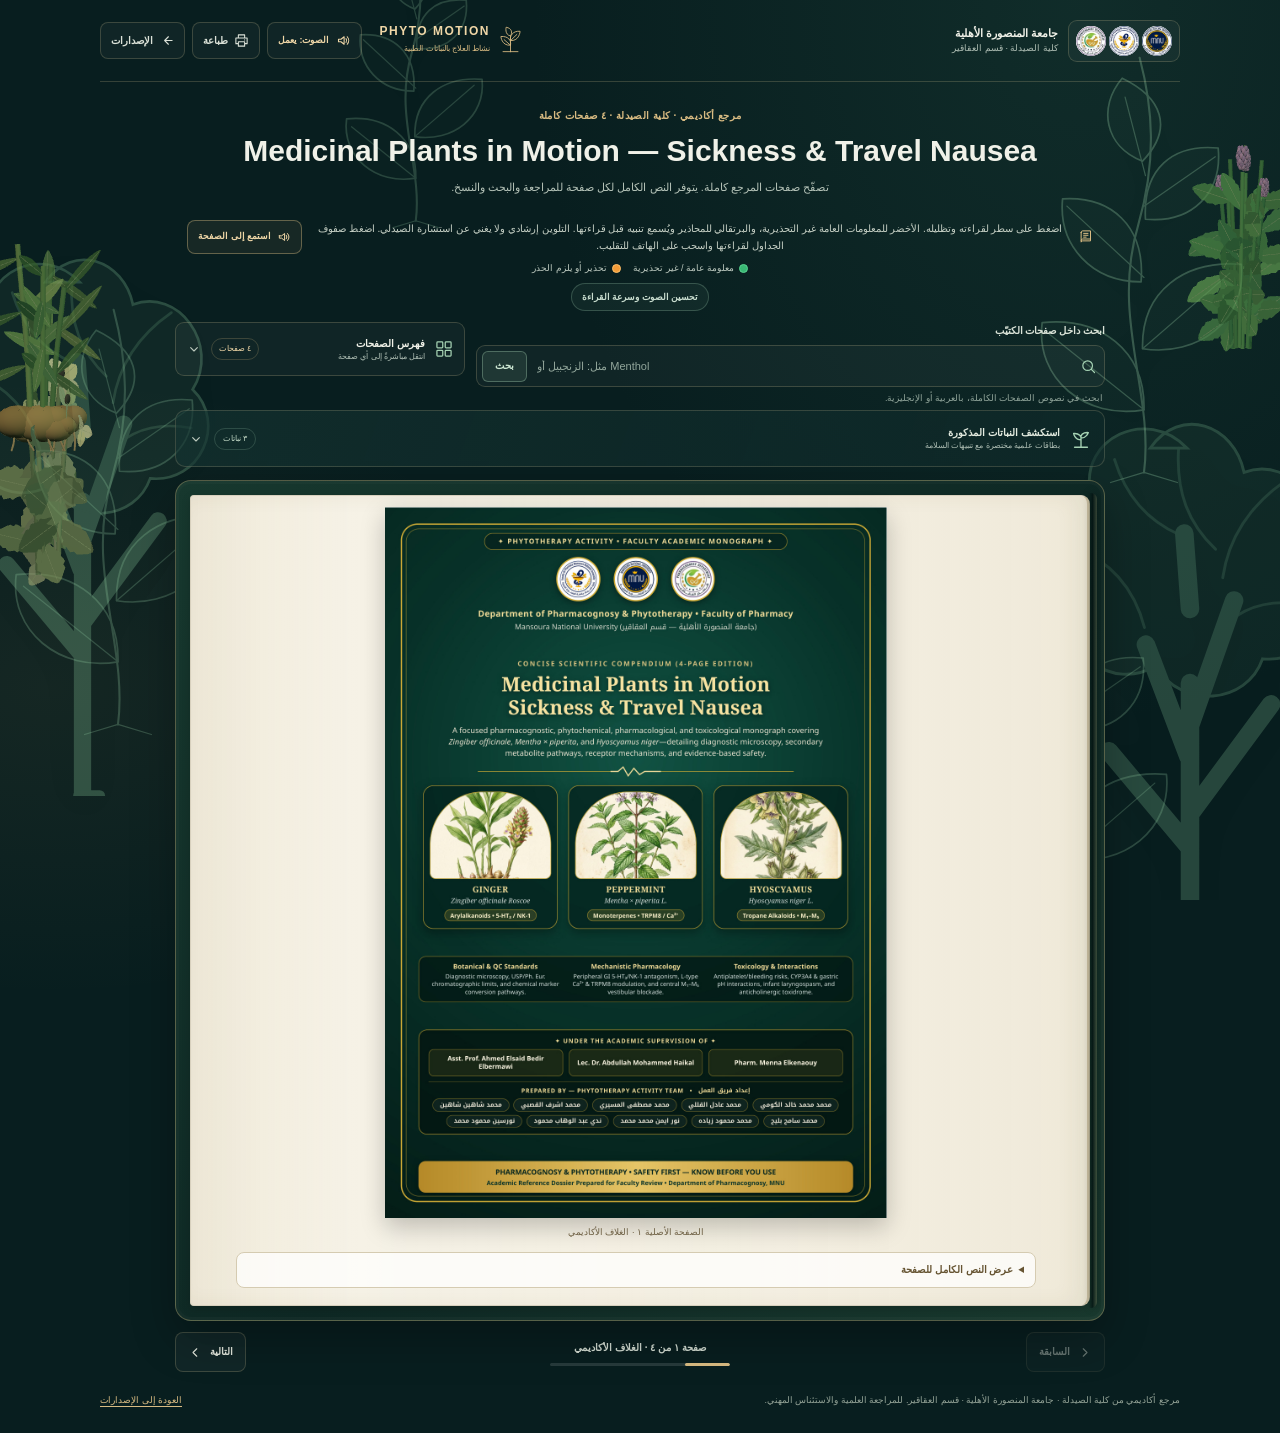
<file: booklet-site/clinician-book.html>
<!doctype html>
<html lang="ar" dir="rtl">
<head>
<meta charset="utf-8">
<meta name="viewport" content="width=device-width, initial-scale=1">
<meta name="theme-color" content="#081e1f">
<meta name="description" content="Medicinal Plants in Motion — مرجع أكاديمي كامل للطبيب والصيدلي من كلية الصيدلة، جامعة المنصورة الأهلية.">
<title>المرجع الأكاديمي للطبيب والصيدلي | PHYTO MOTION</title>
<link rel="stylesheet" href="assets/flipbook.css">
<link rel="stylesheet" href="assets/garden.css?v=10">
<script src="assets/garden.js?v=13" defer></script>
  <script type="module" src="assets/garden-3d.js?v=3"></script>
</head>
<body data-book-name="المرجع الأكاديمي للطبيب والصيدلي">
<header class="reader-wrap reader-header">
  <div class="institution-lockup" role="group" aria-label="جامعة المنصورة الأهلية، كلية الصيدلة، قسم العقاقير">
    <div class="institution-logos" aria-hidden="true">
      <img src="assets/academic-logos/university.webp" alt="" width="30" height="30">
      <img src="assets/academic-logos/faculty-pharmacy.webp" alt="" width="30" height="30">
      <img src="assets/academic-logos/pharmacognosy.webp" alt="" width="30" height="30">
    </div>
    <div class="institution-copy"><strong>جامعة المنصورة الأهلية</strong><span>كلية الصيدلة · قسم العقاقير</span></div>
  </div>
  <a class="reader-brand" href="index.html" aria-label="العودة إلى قائمة الإصدارات">
    <svg class="reader-mark" viewBox="0 0 43 50" aria-hidden="true"><path d="M21.5 46V18M21.5 34C6 35 5 19 5 19c13-1 18 7 16.5 15ZM21.5 26C37 27 38 10 38 10c-13-1-18 8-16.5 16ZM21.5 18C11 16 14 3 14 3c10 2 11 9 7.5 15Z"/><path d="m10 24 11.5 10M33 15 21.5 26M8 45h27"/></svg>
    <span class="reader-brand-copy"><strong>PHYTO MOTION</strong><span>نشاط العلاج بالنباتات الطبية</span></span>
  </a>
  <div class="reader-actions">
    <button class="sound-toggle" id="sound-toggle" type="button" aria-pressed="true" aria-label="كتم أصوات التقليب والتظليل والتنبيه" title="كتم أصوات التقليب والتظليل والتنبيه"><svg viewBox="0 0 24 24" aria-hidden="true"><path d="M4 10v4h4l5 4V6l-5 4H4Z"/><path d="M16 9a5 5 0 0 1 0 6m2-9a9 9 0 0 1 0 12"/></svg><span id="sound-label" class="sound-label">الصوت: يعمل</span></button>
    <button class="print-button" type="button" onclick="window.print()" aria-label="طباعة الإصدار"><svg viewBox="0 0 24 24" aria-hidden="true"><path d="M7 8V3h10v5M6 17H3V8h18v9h-3M7 14h10v7H7v-7Zm10-3h.01"/></svg><span>طباعة</span></button>
    <a class="reader-link" href="index.html"><svg viewBox="0 0 24 24" aria-hidden="true"><path d="m15 18-6-6 6-6M9 12h12"/></svg><span>الإصدارات</span></a>
  </div>
</header>
<main class="reader-wrap">
  <section class="reader-intro" aria-labelledby="reader-title">
    <p class="reader-eyebrow">مرجع أكاديمي · كلية الصيدلة · ٤ صفحات كاملة</p>
    <h1 id="reader-title">Medicinal Plants in Motion — Sickness &amp; Travel Nausea</h1>
    <p>تصفّح صفحات المرجع كاملة. يتوفر النص الكامل لكل صفحة للمراجعة والبحث والنسخ.</p>
  </section>
  <div class="reader-hint"><svg viewBox="0 0 24 24" aria-hidden="true"><path d="M5 5.5A2.5 2.5 0 0 1 7.5 3H20v16H7.5A2.5 2.5 0 0 0 5 21V5.5Z"/><path d="M5 18.5A2.5 2.5 0 0 1 7.5 16H20M9 7h7M9 10h7M9 13h4"/></svg><span class="reader-hint-copy">اضغط على سطر لقراءته وتظليله. الأخضر للمعلومات العامة غير التحذيرية، والبرتقالي للمحاذير ويُسمع تنبيه قبل قراءتها. التلوين إرشادي ولا يغني عن استشارة الصيدلي. اضغط صفوف الجداول لقراءتها واسحب على الهاتف للتقليب.</span><button class="page-read-toggle" id="page-read-toggle" type="button" aria-label="استمع إلى نص الصفحة الحالية" aria-pressed="false"><svg viewBox="0 0 24 24" aria-hidden="true"><path d="M4 10v4h4l5 4V6l-5 4H4Z"/><path d="M16 9a5 5 0 0 1 0 6m2-9a9 9 0 0 1 0 12"/></svg><span id="page-read-label">استمع إلى الصفحة</span></button>
  </div>
  <div class="reader-safety-legend" aria-label="دليل ألوان التظليل"><span class="safety-legend-item"><i class="safety-dot safety-dot-safe" aria-hidden="true"></i>معلومة عامة / غير تحذيرية</span><span class="safety-legend-item"><i class="safety-dot safety-dot-caution" aria-hidden="true"></i>تحذير أو يلزم الحذر</span></div>
  <details class="speech-settings">
    <summary>تحسين الصوت وسرعة القراءة</summary>
    <div class="speech-settings-panel">
      <label class="speech-setting" for="speech-voice-ar"><span>الصوت العربي</span><select id="speech-voice-ar" dir="auto"><option value="auto">أفضل صوت مصري متاح تلقائيًا</option></select></label>
      <label class="speech-setting" for="speech-voice-en"><span>الصوت الإنجليزي</span><select id="speech-voice-en" dir="auto"><option value="auto">أفضل صوت متاح تلقائيًا</option></select></label>
      <label class="speech-setting speech-rate-setting" for="speech-rate"><span>سرعة القراءة <output id="speech-rate-value">0.90×</output></span><input id="speech-rate" type="range" min="75" max="110" step="5" value="90"></label>
      <p class="speech-settings-note" id="speech-settings-note" aria-live="polite">يطلب الوضع التلقائي صوت ar-EG للعربية، ويفضّل الصوت المثبّت على الجهاز. جودة النطق وتوافره يعتمدان على الهاتف والمتصفح.</p>
    </div>
  </details>
  <p class="visually-hidden" id="page-highlight-status" aria-live="polite" aria-atomic="true"></p>
  <section class="reader-discovery" aria-label="أدوات استكشاف الكتيّب">
    <div class="reader-tool-row">
      <form class="book-search" id="book-search" role="search">
        <label class="search-label" for="book-search-input">ابحث داخل صفحات الكتيّب</label>
        <div class="search-control">
          <svg viewBox="0 0 24 24" aria-hidden="true"><circle cx="10.8" cy="10.8" r="6.8"/><path d="m16 16 4.5 4.5"/></svg>
          <input id="book-search-input" type="search" placeholder="مثل: الزنجبيل أو Menthol" autocomplete="off" spellcheck="false" dir="auto">
          <button class="search-clear" id="search-clear" type="button" aria-label="مسح البحث" title="مسح البحث" hidden>×</button>
          <button class="search-submit" type="submit">بحث</button>
        </div>
        <p class="search-feedback" id="search-feedback" aria-live="polite">ابحث في نصوص الصفحات الكاملة، بالعربية أو الإنجليزية.</p>
      </form>
      <details class="page-index" id="page-index">
        <summary>
          <svg class="page-index-icon" viewBox="0 0 24 24" aria-hidden="true"><rect x="3.5" y="3.5" width="7" height="7" rx="1"/><rect x="13.5" y="3.5" width="7" height="7" rx="1"/><rect x="3.5" y="13.5" width="7" height="7" rx="1"/><rect x="13.5" y="13.5" width="7" height="7" rx="1"/></svg>
          <span class="page-index-copy"><strong>فهرس الصفحات</strong><small>انتقل مباشرةً إلى أي صفحة</small></span>
          <span class="page-index-count" id="page-index-count">فهرس مصغّر</span>
          <svg class="disclosure-chevron" viewBox="0 0 24 24" aria-hidden="true"><path d="m7 10 5 5 5-5"/></svg>
        </summary>
        <ol class="page-thumbnails" id="page-thumbnails" aria-label="اختيار صفحة من الكتيّب"></ol>
      </details>
    </div>
    <div class="search-results-shell" id="search-results-shell" hidden>
      <p class="search-results-heading" id="search-results-heading">نتائج البحث داخل الصفحات</p>
      <ol class="search-results" id="search-results"></ol>
    </div>
    <details class="plant-explorer" id="plant-explorer">
      <summary>
        <svg class="plant-explorer-icon" viewBox="0 0 24 24" aria-hidden="true"><path d="M12 21V9M12 13C5 13 4 6 4 6c6-.5 9 3 8 7Zm0-2c6 0 8-6 8-6-6-.5-9 3-8 6Z"/><path d="M5 21h14"/></svg>
        <span class="plant-explorer-copy"><strong>استكشف النباتات المذكورة</strong><small>بطاقات علمية مختصرة مع تنبيهات السلامة</small></span>
        <span class="plant-count">٣ نباتات</span>
        <svg class="disclosure-chevron" viewBox="0 0 24 24" aria-hidden="true"><path d="m7 10 5 5 5-5"/></svg>
      </summary>
      <div class="plant-grid">
        <details class="plant-card">
          <summary class="plant-card-summary">
            <img class="plant-art" src="assets/plants/ginger.jpg" alt="" width="72" height="72" loading="lazy" decoding="async">
            <span class="plant-card-heading"><strong>الزنجبيل</strong><em>Zingiber officinale</em><span class="plant-used-part">الجذمور · Rhizome</span></span>
            <span class="plant-card-toggle" aria-hidden="true">+</span>
          </summary>
          <div class="plant-card-content">
            <dl class="plant-facts"><div><dt>الفصيلة</dt><dd>الزنجبيلية</dd></div><div><dt>مركبات بارزة</dt><dd>جينجيرولات · شوجولات</dd></div></dl>
            <p>يركّز الدليل على دوره في تهدئة المعدة والغثيان المصاحب للحركة. وينبّه إلى الحذر مع مميّعات الدم، وحصوات المرارة، وقبل الجراحة.</p>
            <button class="plant-page-link" type="button" data-jump-page="2"><span>افتح صفحة الزنجبيل في الكتيّب</span><b aria-hidden="true">←</b></button>
          </div>
        </details>
        <details class="plant-card">
          <summary class="plant-card-summary">
            <img class="plant-art" src="assets/plants/peppermint.jpg" alt="" width="72" height="72" loading="lazy" decoding="async">
            <span class="plant-card-heading"><strong>النعناع الفلفلي</strong><em>Mentha × piperita</em><span class="plant-used-part">الأوراق والزيت العطري</span></span>
            <span class="plant-card-toggle" aria-hidden="true">+</span>
          </summary>
          <div class="plant-card-content">
            <dl class="plant-facts"><div><dt>الفصيلة</dt><dd>الشفوية</dd></div><div><dt>مركبات بارزة</dt><dd>مينثول · مينثون</dd></div></dl>
            <p>يعرض الدليل الاستنشاق لتخفيف غثيان السفر. تنبيه مهم: يُحفظ زيت النعناع بعيدًا عن وجه الرضّع، ويُستخدم بحذر مع ارتجاع المريء.</p>
            <button class="plant-page-link" type="button" data-jump-page="3"><span>افتح صفحة النعناع في الكتيّب</span><b aria-hidden="true">←</b></button>
          </div>
        </details>
        <details class="plant-card plant-card-caution">
          <summary class="plant-card-summary">
            <img class="plant-art" src="assets/plants/henbane.jpg" alt="" width="72" height="72" loading="lazy" decoding="async">
            <span class="plant-card-heading"><strong>السيكران الأسود</strong><em>Hyoscyamus niger</em><span class="plant-used-part">نبات سام · مستحضر مقنّن فقط</span></span>
            <span class="plant-card-toggle" aria-hidden="true">+</span>
          </summary>
          <div class="plant-card-content">
            <dl class="plant-facts"><div><dt>الفصيلة</dt><dd>الباذنجانية</dd></div><div><dt>قلويدات بارزة</dt><dd>هيوسيامين · سكوبولامين</dd></div></dl>
            <p><strong>تحذير مرتفع:</strong> النبات الخام سام؛ لا يُقطف ولا يُغلى ولا يُستخدم كعشبة منزلية. يتناول الدليل مستحضرات دوائية مقنّنة فقط وتحت إشراف مختص.</p>
            <button class="plant-page-link" type="button" data-jump-page="4"><span>افتح صفحة السيكران في الكتيّب</span><b aria-hidden="true">←</b></button>
          </div>
        </details>
      </div>
      <p class="plant-disclaimer">ملخص توعوي من صفحات هذا الإصدار، وليس توصية علاجية أو بديلًا عن النشرة الدوائية واستشارة الطبيب أو الصيدلي.</p>
    </details>
  </section>
  <section class="page-stage" id="page-stage" tabindex="0" role="region" aria-label="صفحات الكتيّب">
    <div class="page-stack">
      <article class="book-leaf" data-book-page data-page-title="الغلاف الأكاديمي" role="group" aria-roledescription="صفحة" aria-label="الصفحة ١: الغلاف الأكاديمي">
        <figure class="page-figure">
          <img class="page-image" src="assets/clinician-pages/page-01.jpg" alt="الصفحة الأصلية ١ من 4 — الغلاف الأكاديمي" width="1192" height="1686" fetchpriority="high">
          <figcaption>الصفحة الأصلية ١ · الغلاف الأكاديمي</figcaption>
        </figure>
        <details class="page-transcript">
          <summary>عرض النص الكامل للصفحة</summary>
          <p class="transcript-note">النص مستخرج من صفحة المصدر؛ صورة الصفحة أعلاه هي المرجع البصري المطابق للأصل.</p>
          <pre lang="en" dir="auto">✦ PHYTOTHERAPY ACTIVITY • FACULTY ACADEMIC MONOGRAPH ✦
Department of Pharmacognosy &amp; Phytotherapy • Faculty of Pharmacy
Mansoura National University ( قسم العقاقير— جامعة المنصورة الأهلية)
C O N C I S E S C I E N T I F I C C O M P E N D I U M ( 4 - PA G E E D I T I O N )
Medicinal Plants in Motion
Medicinal Plants in Motion
Sickness &amp; Travel Nausea
Sickness &amp; Travel Nausea
A focused pharmacognostic, phytochemical, pharmacological, and toxicological monograph covering
Zingiber officinale, Mentha × piperita, and Hyoscyamus niger—detailing diagnostic microscopy, secondary
metabolite pathways, receptor mechanisms, and evidence-based safety.
GINGER
Zingiber officinale Roscoe
Arylalkanoids • 5-HT₃ / NK-1
PEPPERMINT
Mentha × piperita L.
Monoterpenes • TRPM8 / Ca²⁺
HYOSCYAMUS
Hyoscyamus niger L.
Tropane Alkaloids • M₁–M₅
Botanical &amp; QC Standards
Diagnostic microscopy, USP/Ph. Eur.
chromatographic limits, and chemical marker
conversion pathways.
Mechanistic Pharmacology
Peripheral GI 5-HT₃/NK-1 antagonism, L-type
Ca²⁺ &amp; TRPM8 modulation, and central M₁–M₅
vestibular blockade.
Toxicology &amp; Interactions
Antiplatelet/bleeding risks, CYP3A4 &amp; gastric
pH interactions, infant laryngospasm, and
anticholinergic toxidrome.
✦ UNDER THE ACADEMIC SUPERVISION OF ✦
Asst. Prof. Ahmed Elsaid Bedir
Elbermawi
Lec. Dr. Abdullah Mohammed Haikal
Pharm. Menna Elkenaouy
PREPARED BY — PHYTOTHERAPY ACTIVITY TEAM
•إعداد فريق العمل
محمد محمد خالد الكومي
محمد عادل القللي
محمد مصطفى المسيري
محمد اشرف القصبي
محمد شاهين شاهين
محمد سامح بليح
محمد محمود زياده
نور ايمن محمد محمد
ندي عبد الوهاب محمود
نورسين محمود محمد
PHARMACOGNOSY &amp; PHYTOTHERAPY • SAFETY FIRST — KNOW BEFORE YOU USE
Academic Reference Dossier Prepared for Faculty Review • Department of Pharmacognosy, MNU</pre>
        </details>
      </article>
      <article class="book-leaf" data-book-page data-page-title="Monograph I · Zingiber officinale" role="group" aria-roledescription="صفحة" aria-label="الصفحة ٢: Monograph I · Zingiber officinale" hidden>
        <figure class="page-figure">
          <img class="page-image" src="assets/clinician-pages/page-02.jpg" alt="الصفحة الأصلية ٢ من 4 — Monograph I · Zingiber officinale" width="1192" height="1686" loading="eager">
          <figcaption>الصفحة الأصلية ٢ · Monograph I · Zingiber officinale</figcaption>
        </figure>
        <details class="page-transcript">
          <summary>عرض النص الكامل للصفحة</summary>
          <p class="transcript-note">النص مستخرج من صفحة المصدر؛ صورة الصفحة أعلاه هي المرجع البصري المطابق للأصل.</p>
          <pre lang="en" dir="auto">MONOGRAPH I
Zingiber officinale Roscoe — Pharmacognosy, Pharmacology &amp; Safety
Family: Zingiberaceae
ZINGIBERACEAE • MONOCOTYLEDONOUS PERENNIAL
Ginger — Zingiber officinale
Roscoe
Official Drug: Zingiberis rhizoma (Whole or peeled dried rhizome)
• EMA Dose: 1,000 mg 1 h pre-travel
PART USED
Rhizome
MARKERS
Gingerols /
Shogaols
PRIMARY SITE
GI / Vagal 5-
HT₃
Macroscopic &amp; Microscopic
Diagnostics
Sympodial, laterally compressed branched
rhizome; abundant oleoresin cells with
yellow-brown secretion, non-lignified septate
phloem fibers, and characteristic oval,
flattened, eccentric starch grains (terminal
hilum).
Pharmacopoeial QC Standards (USP /
Ph. Eur.)
USP mandates: gingerols &amp; gingerdiones ≥
0.8%, volatile oil ≥ 1.8 mL/100 g, starch ≥
42%, and shogaols ≤ 0.18% (elevated
shogaols serve as an analytical marker of
thermal drying or aging).
Phytochemical Profile &amp; Structure–Activity Relationships
Constituent Class
Key Bioactive Compounds
Chemical / Thermal Origin
Pharmacological Significance
Gingerols (Non-volatile)
[6]-Gingerol (major), [8]-, [10]-
Gingerol
Phenolic arylalkanones with
β-hydroxy-keto alkyl side
chain
Non-competitive 5-HT₃ blockade; COX-
2/5-LOX inhibition; antioxidant &amp;
TRPV1 activation
Shogaols (Dehydrated)
[6]-Shogaol, [8]-, [10]-Shogaol
α,β-Unsaturated ketones via
dehydration of gingerols
2–3× more pungent &amp; higher BBB
permeability; potent anti-5-HT₃, anti-
ulcer &amp; Nrf2 inducer
Zingerone &amp; Paradols
Zingerone (vanillylacetone), [6]-
Paradol
Thermal retro-aldol cleavage /
side-chain reduction
Lower pungency; antidiarrheal, radical-
scavenging &amp; anti-inflammatory
activity
Volatile Oil (1.5–3%)
α-Zingiberene (20–25%), β-
sesquiphellandrene, ar-curcumene,
citral
Monocyclic sesquiterpene
hydrocarbons &amp;
monoterpenes
Carminative aroma, smooth-muscle
spasmolysis &amp; gastric mucosal
cytoprotection
Pharmacokinetics &amp; Molecular Antiemetic
Mechanisms
CONTRAINDICATIONS, ADVERSE EFFECTS &amp;
INTERACTIONS
Kinetics of [6]-Gingerol: Rapid oral absorption (Ka ≈ 12.2 h−1;
plasma Cmax in 10–45 min, 2-compartment model); extensive
hepatic/intestinal Phase II glucuronidation &amp; sulfation (free
parent clears within ~2 h).
▪
Receptor Targets: Non-competitive antagonism of human
intestinal/vagal 5-HT₃ receptors (Walstab et al., 2013) + NK-1
(substance P) modulation + weak muscarinic antagonism.
▪
Gastric Rhythm &amp; Vasopressin: Suppresses circular vection-
induced tachygastria and blunts plasma vasopressin
elevation (~21%), prolonging nausea latency (Lien et al., 2003).
▪
Clinical Scope: Open-sea RCT (Grøntved, 1988) showed 72%
vomiting protection &amp; ↓ cold sweats, whereas rotating-chair
testing (Stewart, 1991) showed central vestibular protection
requires anticholinergic agents (e.g., scopolamine).
▪
Coagulopathy &amp; Surgery: Inhibits thromboxane B₂ (TXB₂) &amp;
platelet aggregation. Contraindicated in bleeding disorders;
discontinue concentrated supplements ≥ 2 weeks pre-op
(MSKCC) and avoid post-op.
▪
Biliary &amp; Pregnancy Limits: Cholagogic stimulation
contraindicates therapeutic doses in cholelithiasis; medicinal
extracts in pregnancy/lactation require medical oversight.
▪
Adverse Effects: Epigastric heartburn, mild diarrhea,
oral/pharyngeal mucosal irritation; rare Zingiberaceae
hypersensitivity (no direct cross-reactivity with pollen or
peanut allergens).
▪
Drug–Herb Interactions: Warfarin, Dabigatran, Aspirin,
Clopidogrel (case reports of severe GI hemorrhage), NSAIDs
(additive bleeding/ulcer risk), and antidiabetics (additive
hypoglycemia).
▪
Monograph I: Zingiber officinale Roscoe • Department of Pharmacognosy, MNU
2</pre>
        </details>
      </article>
      <article class="book-leaf" data-book-page data-page-title="Monograph II · Mentha × piperita" role="group" aria-roledescription="صفحة" aria-label="الصفحة ٣: Monograph II · Mentha × piperita" hidden>
        <figure class="page-figure">
          <img class="page-image" src="assets/clinician-pages/page-03.jpg" alt="الصفحة الأصلية ٣ من 4 — Monograph II · Mentha × piperita" width="1192" height="1686" loading="eager">
          <figcaption>الصفحة الأصلية ٣ · Monograph II · Mentha × piperita</figcaption>
        </figure>
        <details class="page-transcript">
          <summary>عرض النص الكامل للصفحة</summary>
          <p class="transcript-note">النص مستخرج من صفحة المصدر؛ صورة الصفحة أعلاه هي المرجع البصري المطابق للأصل.</p>
          <pre lang="en" dir="auto">MONOGRAPH II
Mentha × piperita L. — Phytochemistry, Formulation Science &amp; Toxicology
Family: Lamiaceae
LAMIACEAE • STERILE HYBRID (M. AQUATICA × M. SPICATA)
Peppermint — Mentha ×
piperita L.
Official Drugs: Menthae piperitae folium &amp; Menthae piperitae
aetheroleum (Steam-distilled oil)
PART USED
Leaves &amp; Oil
MARKERS
Menthol /
Menthone
TARGETS
TRPM8 / Ca²⁺
Botanical &amp; Microscopic Diagnostics
Quadrangular purplish-green stems with
petiolate serrated leaves; diacytic stomata
and diagnostic 8-celled labiate glandular
trichomes storing essential oil (1.2–3.9% v/w
in dried leaf) plus uniseriate covering
trichomes.
Ph. Eur. Essential Oil Specifications
Steam-distilled from fresh flowering aerial
parts: (–)-Menthol (30–55%), Menthone (14–
32%), Menthyl acetate (2.8–10%), 1,8-Cineole
(3.5–14%), Isomenthone (1.5–10%),
Menthofuran (1–9%), and Limonene (1–
3.5%).
Phytochemical Constituents, Molecular Targets &amp; Clinical Relevance
Constituent
Ph. Eur. %
Molecular / Cellular Target
Clinical &amp; Toxicological Consequence
(–)-Menthol
(Monoterpene alcohol)
30–55%
TRPM8 cold agonist; competitive L-type
Ca²⁺ blocker; κ-opioid modulation
Cooling/decongestant effect; GI &amp; LES
smooth-muscle relaxation (antispasmodic /
reflux risk); infant laryngospasm trigger
Menthone &amp; Isomenthone
14–32% / 1.5–
10%
Ketone precursors to menthol; volatile
trigeminal/olfactory stimulants
Sharp peppermint aroma; contributes to
inhaled antiemetic efficacy &amp; mucosal
irritation
Menthofuran &amp; Pulegone
1–9% / ≤ 3–4%
Bioactivated via hepatic CYP450 to
reactive epoxides &amp; α,β-enones
Dose-dependent hepatotoxic potential;
strictly limited in pharmacopoeial-grade oil
Leaf Phenolics (Non-
volatile)
6.6–15% (leaf)
Rosmarinic acid, Eriocitrin, luteolin-7-O-
rutinoside, hesperidin
Antioxidant, radical-scavenging, mild
choleretic &amp; anti-inflammatory effects in
infusions
CELLULAR PHARMACOLOGY &amp; ROUTE-DEPENDENT
KINETICS
TOXICOLOGY, CONTRAINDICATIONS &amp; SPECIAL
POPULATIONS
CRITICAL PEDIATRIC HAZARD (&lt; 2 Years — EMA /
NCCIH)
Applying menthol/peppermint oil near an infant's face or
nares stimulates laryngeal TRPM8 receptors, provoking the
Kratschmer reflex—sudden laryngospasm,
bronchospasm &amp; fatal reflex apnea (plus
hemolysis/jaundice in G6PD deficiency). Oral capsules are
contraindicated &lt; 8 yrs.
Ca²⁺ Channel Spasmolysis: Displaces [³H]-nitrendipine at L-
type Ca²⁺ channels in GI smooth muscle, blocking Ca²⁺ influx
(basis for ACG IBS guidelines).
▪
Inhaled Antiemesis: Olfactory/trigeminal TRPM8 signaling
rapidly attenuates nausea (2024/2025 meta-analysis of 19 RCTs
across post-op, CINV, and pregnancy nausea).
▪
Enteric Capsules vs. Antacids / PPIs / H₂ Blockers: Acid
suppression elevates gastric pH (&gt; 5.5), causing premature
enteric-coating dissolution → intragastric menthol release →
LES relaxation &amp; acute heartburn.
▪
Inhalation in GERD / Hiatal Hernia: Bypasses gastric PPI
interaction, yet mucosal/swallowed menthol can still relax a
weakened LES or irritate mucosa—use cautiously.
▪
CYP3A4 Inhibition: 600 mg oral oil reversibly inhibits CYP3A4,
increasing plasma AUC/Cmax of felodipine &amp; cyclosporine
(EMA).
▪
Geriatric/Adult Limits: Contraindicated in menthol allergy,
severe GERD / hiatal hernia (oral), and cholelithiasis /
cholangitis (choleretic action).
▪
Pregnancy &amp; Lactation: Medicinal oral oil/leaf not
recommended (EMA). Topical nipple gels require wiping clean
pre-nursing; maternal inhalation must stay strictly away from
the infant.
▪
Acute Menthol Toxicity (Est. lethal dose 50–150 mg/kg):
Epigastric burns, ataxia, confusion, cardiac arrhythmias,
seizures, renal/respiratory failure, and coma; triggers
bronchospasm in reactive-airway/asthma patients.
▪
Monograph II: Mentha × piperita L. • Department of Pharmacognosy, MNU
3</pre>
        </details>
      </article>
      <article class="book-leaf" data-book-page data-page-title="Monograph III · Hyoscyamus niger" role="group" aria-roledescription="صفحة" aria-label="الصفحة ٤: Monograph III · Hyoscyamus niger" hidden>
        <figure class="page-figure">
          <img class="page-image" src="assets/clinician-pages/page-04.jpg" alt="الصفحة الأصلية ٤ من 4 — Monograph III · Hyoscyamus niger" width="1192" height="1686" loading="eager">
          <figcaption>الصفحة الأصلية ٤ · Monograph III · Hyoscyamus niger</figcaption>
        </figure>
        <details class="page-transcript">
          <summary>عرض النص الكامل للصفحة</summary>
          <p class="transcript-note">النص مستخرج من صفحة المصدر؛ صورة الصفحة أعلاه هي المرجع البصري المطابق للأصل.</p>
          <pre lang="en" dir="auto">MONOGRAPH III
Hyoscyamus niger L. — Biosynthesis, Toxidrome &amp; Synthesis
Family: Solanaceae • High Risk
SOLANACEAE • NARROW THERAPEUTIC INDEX ALKALOID SOURCE
Black Henbane — Hyoscyamus
niger L.
Dried Leaves (0.045–0.14%) &amp; Seeds (0.5–0.6%) • Standardized Active
Drugs: Hyoscyamine &amp; Scopolamine
PART USED
Leaves &amp;
Seeds
MARKERS
Tropane
Alkaloids
TARGET
CNS M₁–M₅
Microscopic &amp; Chemical Identity
Glandular-pubescent leaves with anisocytic
stomata and Ca-oxalate prism/cluster crystals;
pitted reniform seeds. (–)-Hyoscyamine racemizes
to (±)-atropine; Scopolamine bears a 6,7-β-epoxide.
CNS Pharmacodynamics &amp; Crude Toxicity
6,7-epoxide lowers pKa (~7.75 vs. atropine 9.8) →
rapid BBB entry &amp; vestibular M₁/M₃ blockade (60–
80% efficacy). Crude plant is toxic/obsolete (lethal
scopolamine ~2–4 mg; ~4 flowers poison a child).
ROOT-SPECIFIC TROPANE ALKALOID BIOSYNTHESIS &amp; METABOLIC ENGINEERING (H. NIGER)
L-Ornithine
→ Putrescine (PMT)
→
Tropinone → Tropine
Tropinone Reductase I
→
Littorine
+ Phenyllactoyl-CoA
→
(–)-Hyoscyamine
CYP80F1 rearrangement
→
Scopolamine
H6H 6,7-β-epoxidation
ANTICHOLINERGIC TOXIDROME &amp; CONTRAINDICATIONS
HIGH-RISK DRUG–HERB INTERACTIONS &amp; PRECAUTIONS
Botanical
Marker Compounds
Primary Mechanism
Risk Index
Key
Contraindications
Critical
Interactions
Z. officinale
6-/8-/10-Gingerols, 6-
Shogaol
Peripheral 5-HT₃ / NK-1 block;
↓ vasopressin
Moderate
Bleeding, pre-op (2
wks), gallstones
Warfarin, dabigatran,
NSAIDs, antidiabetics
M. × piperita
(–)-Menthol (30–55%),
Menthone
TRPM8 agonism; L-type Ca²⁺
block (GI/LES)
Route-Dep.
Infants &lt; 2 yrs (facial
oil), GERD, biliary
Antacids/PPIs
(enteric), Felodipine,
Cyclosporine
H. niger
(–)-Hyoscyamine,
Scopolamine
Central &amp; peripheral M₁–M₅
blockade (BBB+)
High / NTI
Glaucoma, BPH, MG,
CVD, pregnancy, Down
synd.
Anticholinergics,
antihistamines, TCAs,
antipsychotics
OFFICIAL PHARMACOPOEIAL MONOGRAPHS &amp; PEER-REVIEWED REFERENCES
Therapeutic vs. Toxic Signs: Xerostomia, mydriasis/cycloplegia,
tachycardia, constipation, retention, sedation → overdose triggers
delirium, hallucinations, hyperthermia, anhidrosis, ileus, seizures
(Antidote: Physostigmine).
▪
Absolute Contraindications: Narrow-angle glaucoma (IOP spike),
BPH/urinary retention, GI obstruction, myasthenia gravis,
tachyarrhythmias/CVD, pregnancy &amp; lactation, peds &amp; elderly,
and Down syndrome.
▪
Anticholinergics &amp; 1st-Gen Antihistamines: Synergistic dry
mouth, blurred vision, ileus, urinary retention, sedation &amp; CNS
delirium.
▪
TCAs &amp; Low-Potency Antipsychotics: Potent additive
anticholinergic, hyperthermic &amp; cardiac conduction toxicity.
▪
Sympathomimetics &amp; Driving: Additive tachycardia risk; strictly
avoid driving or machinery (cycloplegia + sedation).
▪
EMA/HMPC. EU Herbal Monograph on Zingiber officinale (2011 / Rev. 2025);
USP Standards.
[1]
EMA/HMPC. Assessment Report on Mentha × piperita L.
(EMA/HMPC/522409/2013).
[2]
NCCIH/NIH. Ginger &amp; Peppermint Oil Fact Sheets (2025); MSKCC: Ginger.
[3]
Lien HC et al. Am J Physiol. 2003;284:G481; Walstab J et al. Neurogastroenterol
Motil. 2013.
[4]
Grøntved A et al. Acta Otolaryngol. 1988;105:45; Stewart JJ et al.
Pharmacology. 1991;42:111.
[5]
Zhang L et al. H. niger tropane biosynthesis. PNAS. 2004;101:6786; StatPearls:
Scopolamine.
[6]
Monograph III: Hyoscyamus niger L. • Department of Pharmacognosy &amp; Phytotherapy, Faculty of Pharmacy, MNU
4</pre>
        </details>
      </article>
    </div>
  </section>
  <nav class="reader-navigation" aria-label="التنقل بين صفحات الكتيّب">
    <button class="page-button" id="previous-page" type="button" disabled><svg viewBox="0 0 24 24" aria-hidden="true"><path d="m10 6 6 6-6 6"/></svg><span>السابقة</span></button>
    <div class="page-status"><strong id="page-status" aria-live="polite">صفحة ١ من ٤</strong><div class="progress-track" id="page-progress" role="progressbar" aria-label="تقدم القراءة" aria-valuemin="1" aria-valuemax="4" aria-valuenow="1"><span class="progress-fill" id="progress-fill"></span></div></div>
    <button class="page-button" id="next-page" type="button"><span>التالية</span><svg viewBox="0 0 24 24" aria-hidden="true"><path d="m14 6-6 6 6 6"/></svg></button>
  </nav>
</main>
<footer class="reader-wrap reader-footer"><span>مرجع أكاديمي من كلية الصيدلة · جامعة المنصورة الأهلية · قسم العقاقير. للمراجعة العلمية والاستئناس المهني.</span><a href="index.html">العودة إلى الإصدارات</a></footer>
<script src="assets/flipbook.js" defer></script>
</body>
</html>
</file>
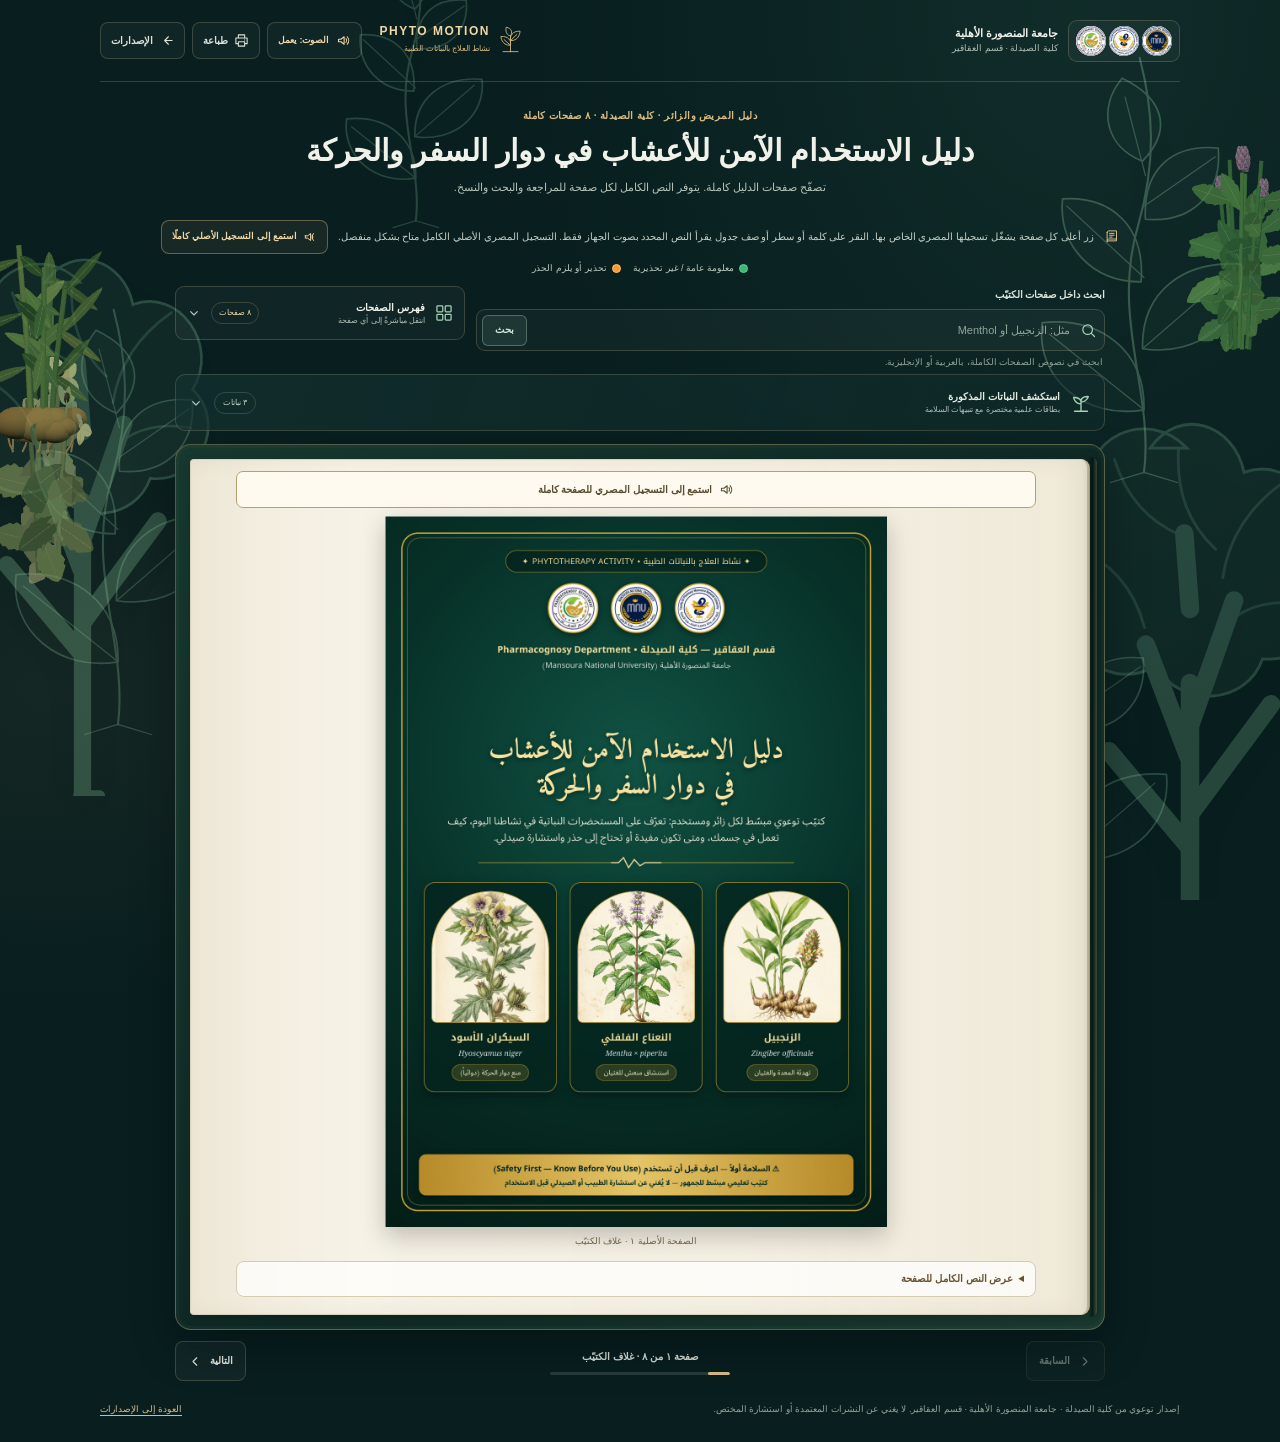
<file: booklet-site/patient-book.html>
<!doctype html>
<html lang="ar" dir="rtl">
<head>
<meta charset="utf-8">
<meta name="viewport" content="width=device-width, initial-scale=1">
<meta name="theme-color" content="#081e1f">
<meta name="description" content="دليل الاستخدام الآمن للأعشاب في دوار السفر والحركة — الإصدار الكامل للمريض والزائر من كلية الصيدلة، جامعة المنصورة الأهلية.">
<title>كتيّب المريض والزائر | PHYTO MOTION</title>
<link rel="stylesheet" href="assets/flipbook.css">
<link rel="stylesheet" href="assets/garden.css?v=10">
<script src="assets/garden.js?v=13" defer></script>
  <script type="module" src="assets/garden-3d.js?v=3"></script>
</head>
<body data-book-name="كتيّب المريض والزائر">
<header class="reader-wrap reader-header">
  <div class="institution-lockup" role="group" aria-label="جامعة المنصورة الأهلية، كلية الصيدلة، قسم العقاقير">
    <div class="institution-logos" aria-hidden="true">
      <img src="assets/academic-logos/university.webp" alt="" width="30" height="30">
      <img src="assets/academic-logos/faculty-pharmacy.webp" alt="" width="30" height="30">
      <img src="assets/academic-logos/pharmacognosy.webp" alt="" width="30" height="30">
    </div>
    <div class="institution-copy"><strong>جامعة المنصورة الأهلية</strong><span>كلية الصيدلة · قسم العقاقير</span></div>
  </div>
  <a class="reader-brand" href="index.html" aria-label="العودة إلى قائمة الإصدارات">
    <svg class="reader-mark" viewBox="0 0 43 50" aria-hidden="true"><path d="M21.5 46V18M21.5 34C6 35 5 19 5 19c13-1 18 7 16.5 15ZM21.5 26C37 27 38 10 38 10c-13-1-18 8-16.5 16ZM21.5 18C11 16 14 3 14 3c10 2 11 9 7.5 15Z"/><path d="m10 24 11.5 10M33 15 21.5 26M8 45h27"/></svg>
    <span class="reader-brand-copy"><strong>PHYTO MOTION</strong><span>نشاط العلاج بالنباتات الطبية</span></span>
  </a>
  <div class="reader-actions">
    <button class="sound-toggle" id="sound-toggle" type="button" aria-pressed="true" aria-label="كتم أصوات التقليب والتظليل والتنبيه" title="كتم أصوات التقليب والتظليل والتنبيه"><svg viewBox="0 0 24 24" aria-hidden="true"><path d="M4 10v4h4l5 4V6l-5 4H4Z"/><path d="M16 9a5 5 0 0 1 0 6m2-9a9 9 0 0 1 0 12"/></svg><span id="sound-label" class="sound-label">الصوت: يعمل</span></button>
    <button class="print-button" type="button" onclick="window.print()" aria-label="طباعة الإصدار"><svg viewBox="0 0 24 24" aria-hidden="true"><path d="M7 8V3h10v5M6 17H3V8h18v9h-3M7 14h10v7H7v-7Zm10-3h.01"/></svg><span>طباعة</span></button>
    <a class="reader-link" href="index.html"><svg viewBox="0 0 24 24" aria-hidden="true"><path d="m15 18-6-6 6-6M9 12h12"/></svg><span>الإصدارات</span></a>
  </div>
</header>
<main class="reader-wrap">
  <section class="reader-intro" aria-labelledby="reader-title">
    <p class="reader-eyebrow">دليل المريض والزائر · كلية الصيدلة · ٨ صفحات كاملة</p>
    <h1 id="reader-title">دليل الاستخدام الآمن للأعشاب في دوار السفر والحركة</h1>
    <p>تصفّح صفحات الدليل كاملة. يتوفر النص الكامل لكل صفحة للمراجعة والبحث والنسخ.</p>
  </section>
  <audio id="patient-full-audio" src="assets/audio/patient-guide-ar-eg.mp3" preload="metadata" playsinline hidden aria-hidden="true"></audio>
  <audio id="patient-page-audio" preload="none" playsinline hidden aria-hidden="true"></audio>
  <p class="visually-hidden" id="patient-audio-status" role="status" aria-live="polite" aria-atomic="true"></p>
  <div class="reader-hint"><svg viewBox="0 0 24 24" aria-hidden="true"><path d="M5 5.5A2.5 2.5 0 0 1 7.5 3H20v16H7.5A2.5 2.5 0 0 0 5 21V5.5Z"/><path d="M5 18.5A2.5 2.5 0 0 1 7.5 16H20M9 7h7M9 10h7M9 13h4"/></svg><span class="reader-hint-copy">زر أعلى كل صفحة يشغّل تسجيلها المصري الخاص بها. النقر على كلمة أو سطر أو صف جدول يقرأ النص المحدد بصوت الجهاز فقط. التسجيل المصري الأصلي الكامل متاح بشكل منفصل.</span><button class="page-read-toggle" id="patient-audio-play" type="button" aria-label="استمع إلى التسجيل الأصلي كاملًا" aria-pressed="false"><svg viewBox="0 0 24 24" aria-hidden="true"><path d="M4 10v4h4l5 4V6l-5 4H4Z"/><path d="M16 9a5 5 0 0 1 0 6m2-9a9 9 0 0 0 0 12"/></svg><span id="patient-audio-play-label">استمع إلى التسجيل الأصلي كاملًا</span></button>
  </div>
  <div class="reader-safety-legend" aria-label="دليل ألوان التظليل"><span class="safety-legend-item"><i class="safety-dot safety-dot-safe" aria-hidden="true"></i>معلومة عامة / غير تحذيرية</span><span class="safety-legend-item"><i class="safety-dot safety-dot-caution" aria-hidden="true"></i>تحذير أو يلزم الحذر</span></div>
  <p class="visually-hidden" id="page-highlight-status" aria-live="polite" aria-atomic="true"></p>
  <section class="reader-discovery" aria-label="أدوات استكشاف الكتيّب">
    <div class="reader-tool-row">
      <form class="book-search" id="book-search" role="search">
        <label class="search-label" for="book-search-input">ابحث داخل صفحات الكتيّب</label>
        <div class="search-control">
          <svg viewBox="0 0 24 24" aria-hidden="true"><circle cx="10.8" cy="10.8" r="6.8"/><path d="m16 16 4.5 4.5"/></svg>
          <input id="book-search-input" type="search" placeholder="مثل: الزنجبيل أو Menthol" autocomplete="off" spellcheck="false">
          <button class="search-clear" id="search-clear" type="button" aria-label="مسح البحث" title="مسح البحث" hidden>×</button>
          <button class="search-submit" type="submit">بحث</button>
        </div>
        <p class="search-feedback" id="search-feedback" aria-live="polite">ابحث في نصوص الصفحات الكاملة، بالعربية أو الإنجليزية.</p>
      </form>
      <details class="page-index" id="page-index">
        <summary>
          <svg class="page-index-icon" viewBox="0 0 24 24" aria-hidden="true"><rect x="3.5" y="3.5" width="7" height="7" rx="1"/><rect x="13.5" y="3.5" width="7" height="7" rx="1"/><rect x="3.5" y="13.5" width="7" height="7" rx="1"/><rect x="13.5" y="13.5" width="7" height="7" rx="1"/></svg>
          <span class="page-index-copy"><strong>فهرس الصفحات</strong><small>انتقل مباشرةً إلى أي صفحة</small></span>
          <span class="page-index-count" id="page-index-count">فهرس مصغّر</span>
          <svg class="disclosure-chevron" viewBox="0 0 24 24" aria-hidden="true"><path d="m7 10 5 5 5-5"/></svg>
        </summary>
        <ol class="page-thumbnails" id="page-thumbnails" aria-label="اختيار صفحة من الكتيّب"></ol>
      </details>
    </div>
    <div class="search-results-shell" id="search-results-shell" hidden>
      <p class="search-results-heading" id="search-results-heading">نتائج البحث داخل الصفحات</p>
      <ol class="search-results" id="search-results" aria-labelledby="search-results-heading"></ol>
    </div>
    <details class="plant-explorer" id="plant-explorer">
      <summary>
        <svg class="plant-explorer-icon" viewBox="0 0 24 24" aria-hidden="true"><path d="M12 21V9M12 13C5 13 4 6 4 6c6-.5 9 3 8 7Zm0-2c6 0 8-6 8-6-6-.5-9 3-8 6Z"/><path d="M5 21h14"/></svg>
        <span class="plant-explorer-copy"><strong>استكشف النباتات المذكورة</strong><small>بطاقات علمية مختصرة مع تنبيهات السلامة</small></span>
        <span class="plant-count">٣ نباتات</span>
        <svg class="disclosure-chevron" viewBox="0 0 24 24" aria-hidden="true"><path d="m7 10 5 5 5-5"/></svg>
      </summary>
      <div class="plant-grid">
        <details class="plant-card">
          <summary class="plant-card-summary">
            <img class="plant-art" src="assets/plants/ginger.jpg" alt="" width="72" height="72" loading="lazy" decoding="async">
            <span class="plant-card-heading"><strong>الزنجبيل</strong><em>Zingiber officinale</em><span class="plant-used-part">الجذمور · Rhizome</span></span>
            <span class="plant-card-toggle" aria-hidden="true">+</span>
          </summary>
          <div class="plant-card-content">
            <dl class="plant-facts"><div><dt>الفصيلة</dt><dd>الزنجبيلية</dd></div><div><dt>مركبات بارزة</dt><dd>جينجيرولات · شوجولات</dd></div></dl>
            <p>يركّز الدليل على دوره في تهدئة المعدة والغثيان المصاحب للحركة. وينبّه إلى الحذر مع مميّعات الدم، وحصوات المرارة، وقبل الجراحة.</p>
            <button class="plant-page-link" type="button" data-jump-page="3"><span>افتح صفحة الزنجبيل في الكتيّب</span><b aria-hidden="true">←</b></button>
          </div>
        </details>
        <details class="plant-card">
          <summary class="plant-card-summary">
            <img class="plant-art" src="assets/plants/peppermint.jpg" alt="" width="72" height="72" loading="lazy" decoding="async">
            <span class="plant-card-heading"><strong>النعناع الفلفلي</strong><em>Mentha × piperita</em><span class="plant-used-part">الأوراق والزيت العطري</span></span>
            <span class="plant-card-toggle" aria-hidden="true">+</span>
          </summary>
          <div class="plant-card-content">
            <dl class="plant-facts"><div><dt>الفصيلة</dt><dd>الشفوية</dd></div><div><dt>مركبات بارزة</dt><dd>مينثول · مينثون</dd></div></dl>
            <p>يعرض الدليل الاستنشاق لتخفيف غثيان السفر. تنبيه مهم: يُحفظ زيت النعناع بعيدًا عن وجه الرضّع، ويُستخدم بحذر مع ارتجاع المريء.</p>
            <button class="plant-page-link" type="button" data-jump-page="4"><span>افتح صفحة النعناع في الكتيّب</span><b aria-hidden="true">←</b></button>
          </div>
        </details>
        <details class="plant-card plant-card-caution">
          <summary class="plant-card-summary">
            <img class="plant-art" src="assets/plants/henbane.jpg" alt="" width="72" height="72" loading="lazy" decoding="async">
            <span class="plant-card-heading"><strong>السيكران الأسود</strong><em>Hyoscyamus niger</em><span class="plant-used-part">نبات سام · مستحضر مقنّن فقط</span></span>
            <span class="plant-card-toggle" aria-hidden="true">+</span>
          </summary>
          <div class="plant-card-content">
            <dl class="plant-facts"><div><dt>الفصيلة</dt><dd>الباذنجانية</dd></div><div><dt>قلويدات بارزة</dt><dd>هيوسيامين · سكوبولامين</dd></div></dl>
            <p><strong>تحذير مرتفع:</strong> النبات الخام سام؛ لا يُقطف ولا يُغلى ولا يُستخدم كعشبة منزلية. يتناول الدليل مستحضرات دوائية مقنّنة فقط وتحت إشراف مختص.</p>
            <button class="plant-page-link" type="button" data-jump-page="5"><span>افتح صفحة السيكران في الكتيّب</span><b aria-hidden="true">←</b></button>
          </div>
        </details>
      </div>
      <p class="plant-disclaimer">ملخص توعوي من صفحات هذا الإصدار، وليس توصية علاجية أو بديلًا عن النشرة الدوائية واستشارة الطبيب أو الصيدلي.</p>
    </details>
  </section>
  <section class="page-stage" id="page-stage" tabindex="0" role="region" aria-label="صفحات الكتيّب">
    <div class="page-stack">
      <article class="book-leaf" data-book-page data-page-title="غلاف الكتيّب" role="group" aria-roledescription="صفحة" aria-label="الصفحة ١: غلاف الكتيّب">
        <figure class="page-figure">
          <img class="page-image" src="assets/patient-pages/page-01.jpg" alt="الصفحة الأصلية ١ من 8 — غلاف الكتيّب" width="1192" height="1686" fetchpriority="high">
          <figcaption>الصفحة الأصلية ١ · غلاف الكتيّب</figcaption>
        </figure>
        <details class="page-transcript">
          <summary>عرض النص الكامل للصفحة</summary>
          <p class="transcript-note">النص مستخرج من صفحة المصدر؛ صورة الصفحة أعلاه هي المرجع البصري المطابق للأصل.</p>
          <pre lang="ar" dir="auto">✦ PHYTOTHERAPY ACTIVITY • نشاط العالج بالنباتات الطبية✦
Pharmacognosy Department • كلية الصيدلة— قسم العقاقير
)Mansoura National University( جامعة المنصورة األهلية
دليل الاستخدام الآمن للأعشاب
دليل الاستخدام الآمن للأعشاب
في دوار السفر والحركة
في دوار السفر والحركة
كت ّيب توعوي مب ّس ط لكل زائر ومستخدم: تع ّرف عىل المستحضرات النباتية في نشاطنا اليوم، كيف
.تعمل في جسمك، ومتى تكون مفيدة أو تحتاج إىل حذر واستشارة صيدلي
الزنجبيل
Zingiber officinale
تهدئة المعدة والغثيان
النعناع الفلفلي
Mentha × piperita
استنشاق منعش للغثيان
السيكران الأسود
Hyoscyamus niger
)ًدوائي( منع دوار الحركة
)Safety First — Know Before You Use( اعرف قبل أن تستخدم— ً السالمة أو⚠
ال ُيغني عن استشارة الطبيب أو الصيدلي قبل الستخدام— كت ّيب تعليمي مب ّس ط للجمهور</pre>
        </details>
      </article>
      <article class="book-leaf" data-book-page data-page-title="البداية وفهم دوار السفر" role="group" aria-roledescription="صفحة" aria-label="الصفحة ٢: البداية وفهم دوار السفر" hidden>
        <figure class="page-figure">
          <img class="page-image" src="assets/patient-pages/page-02.jpg" alt="الصفحة الأصلية ٢ من 8 — البداية وفهم دوار السفر" width="1192" height="1686" loading="eager">
          <figcaption>الصفحة الأصلية ٢ · البداية وفهم دوار السفر</figcaption>
        </figure>
        <details class="page-transcript">
          <summary>عرض النص الكامل للصفحة</summary>
          <p class="transcript-note">النص مستخرج من صفحة المصدر؛ صورة الصفحة أعلاه هي المرجع البصري المطابق للأصل.</p>
          <pre lang="ar" dir="auto">البداية
فهم دوار السفر ومستحضرات النشاط
جامعة المنصورة األهلية• قسم العقاقير
لماذا نشعر بدوار السفر؟ وما الذي نقدمه اليوم؟
.دليل مب ّس ط يساعدك عىل فهم سبب الدوخة في السيارة أو الطائرة أو البحر، وكيف تتعامل معها بأمان
🧭
( كيف يحدث دوار الحركةMotion Sickness؟)
رسائل متضاربة من حواسك أثناء ركوب السيارة أو السفينة أو الطائرة؛ فاألذن الداخلية تستشعر يحدث الدوار عندما تصل إىل دماغك
:الحركة بينما العين تركز عىل مكان ثابت داخل المركبة
الأذن الداخلية.١
تشعر ب الهتزاز والحركة
»!«نحن نتحرك اآلن
تضارب في الدماغ.٢
!العين ترى ثبات ًا واألذن حركة
ين ّبه مركز التوازن والقيء
الأعراض المزعجة.٣
عرق بارد• دوخة• غثيان
وقد تصل إىل القيء
🧪ما الأشكال الدوائية التي ستتعرف عليها في نشاطنا؟
)Peppermint Oil Inhaler( ١. مستنشق زيت النعناع
أنبوب استنشاق أنفي سريع المفعول؛ ُيستعمل بش ّم الرائحة العطرية للمينثول
.لتخفيف الغثيان المفاجئ أثناء السفر بالسيارة أو المواصالت دون بلع
Ginger +( السيكران+ مستحضرات الزنجبيل/٢. كبسوالت
)Hyoscyamus
مع تثبيط مركز الدوار)الزنجبيل( تركيبة فموية صيدالنية معايرة تجمع تهدئة المعدة
وتحتاج التزام ًا صارم ًا بموانع— ، مناسبة لرحالت البحر والطيران)السيكران(
!الستخدام
⚠️؟» للجميع%100 آمن« تعني أنه» أعشاب/ طبيعي« هل كلمة:خرافة شائعة
النباتات الطبية تحتوي عىل مركبات كيميائية حقيقية قوية التأثير؛ بعضها لطيف كالزنجبيل في األكل، وبعضها شديد!اإلجابة العلمية: ال
!الخطورة في الجرعات الخاطئة كالسيكران، وحتى النعناع البسيط قد يسبب ضيق تنفس خطير ًا للر ّض ع أو يزيد الحموضة لمرضى الرتجاع
الطريقة تفرق
الستنشاق يختلف عن البلع والدهان
الموضعي
حالتك تفرق
الحمل، الرضاعة، العمر، واألمراض المزمنة
أدويتك تفرق
األعشاب قد تتفاعل مع أدوية السيولة أو
السكري أو الحساسية
ال ُيغني عن استشارة الطبيب أو الصيدلي— قسم العقاقير• Phytotherapy نشاط
٢</pre>
        </details>
      </article>
      <article class="book-leaf" data-book-page data-page-title="الزنجبيل" role="group" aria-roledescription="صفحة" aria-label="الصفحة ٣: الزنجبيل" hidden>
        <figure class="page-figure">
          <img class="page-image" src="assets/patient-pages/page-03.jpg" alt="الصفحة الأصلية ٣ من 8 — الزنجبيل" width="1192" height="1686" loading="eager">
          <figcaption>الصفحة الأصلية ٣ · الزنجبيل</figcaption>
        </figure>
        <details class="page-transcript">
          <summary>عرض النص الكامل للصفحة</summary>
          <p class="transcript-note">النص مستخرج من صفحة المصدر؛ صورة الصفحة أعلاه هي المرجع البصري المطابق للأصل.</p>
          <pre lang="ar" dir="auto">١ النبات
مهدئ المعدة الطبيعي— الزنجبيلZingiber officinale
Zingiberaceae • الفصيلة الزنجبيلية
الزنجبيل
Ginger • Zingiber officinale
الجزء المستخدم
)الجذر( الريزوم
المواد الفعالة
شوجول• جينجيرول
الشكل بالنشاط
كبسوالت/ أقراص
الشكل النباتي المرجعي
هو)الساق األرضية المتشعبة( الريزوم
الجزء الغني بالزيوت الطيارة ومركبات
المسؤولة عن التأثيرGingerols
.المهدئ للمعدة
كيف نعرفه في الواقع؟
جذر متفرع فاتح اللون من الداخل ذو
رائحة عطرية حادة. ُتف ّض ل الكبسوالت
الصيدالنية لمن ال يتحملون طعمه
الالذع أو يريدون جرعة دقيقة قبل
.السفر
🌿كيف يعمل في دوار السفر؟ وهل يكفي وحده؟
الجهاز الهضمي؛ حيث يهدئ اضطراب تقلصات المعدة ويخفف اإلحساس بالغثيان، والقيء، والعرق البارد يعمل الزنجبيل أساس ًا عىل
.) دقيقة60–30 و ُيفضل أخذه كوقاية قبل الحركة بـ(
في ح الت دوار البحر أو الطيران الشديد، الزنجبيل وحده ال يمنع خلل التوازن من األذن الداخلية بنفس قوة األدوية المركزية؛ لذا في:ولكن انتبه
.السيكران يمنع إشارة الدوار من الدماغ الزنجبيل يريح المعدة، بينما :، يتكامل الدور) السيكران+ الزنجبيل( تركيبة
متى نمنعه أو نحذر منه؟🚫 الأعراض الجانبية والتفاعالت الدوائية💊
» هل أقدر آخد الزنجبيل؟..عندي حساسية من الفول السوداني وحبوب اللقاح« : سؤال متكرر💡
غالب ًا ال تسبب حساسية الفول السوداني أو حبوب اللقاح حساسية متقاطعة مباشرة مع الزنجبيل، ما لم تكن لديك حساسية معروفة من
الزنجبيل نفسه أو فصيلته. مع ذلك، يجب دائم ًا إبالغ الصيدلي بكل أنواع الحساسية لديك ومراقبة أي طفح جلدي أو حكة أو تورم بعد
.الستخدام
:خالصة الزنجبيل.ممتاز لتهدئة المعدة والغثيان قبل السفر، لكن انتبه له مع أدوية السيولة وحصوات المرارة وقبل الجراحة
قد يقلل تجلط الدم ويزيد:اضطرابات النزيف وسيولة الدم
.خطر النزيف
•
ُينصح بإيقاف مكمالته:قبل العمليات الجراحية أو األسنان
.قبل العملية بأسبوعين
•
الزنجبيل ين ّش ط إفراز العصارة الصفراوية مما:حصوات المرارة
.ًقد يسبب ألم
•
المكمالت تحتاج/ الجرعات الدوائية:الحمل والرضاعة
.ًاستشارة طبيب أو
•
. ُيمنع عند وجود حساسية منه:حساسية الزنجبيل•
، حرقة بالمعدة، تقلصات بسيطة:أعراض جانبية خفيفة
.إسهال، أو تهيج بالفم والحلق
•
← Warfarin, Aspirin, Clopidogrel مثل:أدوية السيولة
.يزيد خطر النزيف
•
خطر نزيف← Ibuprofen, Naproxen مثل:المسكنات
.إضافي بالمعدة
•
راقب( قد يخفض السكر أكثر من الالزم:أدوية السكري
.)مستوى السكر بانتظام
•
بطاقات قسم العقاقير• NCCIH (NIH) • MSKCC : المصادر• Phytotherapy نشاط
٣</pre>
        </details>
      </article>
      <article class="book-leaf" data-book-page data-page-title="النعناع الفلفلي" role="group" aria-roledescription="صفحة" aria-label="الصفحة ٤: النعناع الفلفلي" hidden>
        <figure class="page-figure">
          <img class="page-image" src="assets/patient-pages/page-04.jpg" alt="الصفحة الأصلية ٤ من 8 — النعناع الفلفلي" width="1192" height="1686" loading="eager">
          <figcaption>الصفحة الأصلية ٤ · النعناع الفلفلي</figcaption>
        </figure>
        <details class="page-transcript">
          <summary>عرض النص الكامل للصفحة</summary>
          <p class="transcript-note">النص مستخرج من صفحة المصدر؛ صورة الصفحة أعلاه هي المرجع البصري المطابق للأصل.</p>
          <pre lang="ar" dir="auto">٢ النبات
مستنشق تخفيف الغثيان— النعناع الفلفليMentha × piperita
Lamiaceae • الفصيلة الشفوية
النعناع الفلفلي
Peppermint • Mentha × piperita
الجزء المستخدم
األوراق والزيت
المواد الفعالة
مينثون• مينثول
الشكل بالنشاط
مستنشق أنفي
الشكل النباتي المرجعي
أوراق غنية بالزيت العطري الط ّيار، وأهم
الذي)Menthol( المينثول مركباته
يمنح اإلحساس بالبرودة و النتعاش
.الفوري
لماذا نستخدمه كمستنشق؟
استنشاق بخار النعناع يصل بسرعة عبر
أعصاب الشم ليخفف غثيان الطريق
في دقائق، دون أن يمر عبر المعدة
.كاألقراص
موانع ومحاذير الاستخدام🚫 الأعراض الجانبية والتفاعالت⚡
» هل كده آمن؟..أنا هستنشق البخاخ ومش هبلع كبسولة« : لمرضى الارتجاع والحموضة🔥
كما تفعل الكبسوالتPPIs الستنشاق األنفي يتجنب الذوبان المباشر في المعدة وال يتفاعل مع مضادات الحموضة أو أدوية صحيح أن
ولكن يبقى المينثول قادر ًا عىل إرخاء عضلة المريء عند امتصاص كميات كبيرة أو بلعها بالخطأ؛ لذا إذا كان لديك ارتجاع أو فتق ،المغلفة
.حجاب حاجز، استخدمه بحذر شديد ول َن َفس خفيف فقط، وتوقف فور ًا إذا شعرت بأي حموضة أو تهيج بالحلق
! ممنوع تمام ًا قرب وجه أو أنف الأطفال والر ّض ع: تحذير أحمر لألمهات👶
لكن إيا ِك أن تضعي نقطة من زيت النعناع ،إذا كن ِت مرضعة، فقد يكون استخدام ِك الشخصي للمستنشق بحذر مقبوًال باستشارة الصيدليً
أبخرة المينثول القوية قد تسبب للرضع تشنج ًا مفاجئ ًا بالحنجرة أو توقف! أو قرب أنفه ليستنشقها)ً شهر11 مثًال بعمر( ِعىل وجه طفل
.)Laryngospasm / Apnea( مؤقت ًا في التنفس
:خالصة النعناع.مستنشق عملي وسريع لغثيان البالغين، لكنه خطر قرب أنف الرضع ويتطلب حذر ًا لمرضى الرتجاع
. لمن لديهم حساسية من النعناع أو المينثول:الحساسية•
: وفتق الحجاب الحاجز)GERD( مرضى ارتجاع المريء
.المينثول يرخي صمام المعدة وقد يزيد الحموضة
•
ُيستخدم:حصوات المرارة واضطرابات القنوات المرارية
.بحذر
•
مستحضرات الزيت ممنوعة تمام ًا للرضع:األطفال الصغار
8 وتحت سنتين، وكبسوالت الزيت بالفم ممنوعة تحت
.سنوات
•
الجرعات الدوائية غير موصى بها دون:الحمل والرضاعة
.استشارة طبية
•
. حرقة المعدة، تفاقم الرتجاع، غثيان أو جفاف الفم:بالفم•
احمرار، طفح جلدي، أو تهيج شديد إذا:موضعي ًا أو بالعين
.المس العين أو الجلد المتهيج
•
مضادات الحموضة:)مع الكبسوالت( تفاعل دوائي مهم
تقلل حموضة المعدة)H2 blockers وPPIs( وأدوية المعدة
!فتذوب الكبسولة المغلفة مبكر ًا وتسبب حرقة
•
وFelodipine تداخالت محتملة مع:أدوية أخرى
.Cyclosporine
•
بطاقات قسم العقاقير• EMA الوكالة األوروبية لألدوية• NCCIH (NIH) : المصادر• Phytotherapy نشاط
٤</pre>
        </details>
      </article>
      <article class="book-leaf" data-book-page data-page-title="السيكران الأسود" role="group" aria-roledescription="صفحة" aria-label="الصفحة ٥: السيكران الأسود" hidden>
        <figure class="page-figure">
          <img class="page-image" src="assets/patient-pages/page-05.jpg" alt="الصفحة الأصلية ٥ من 8 — السيكران الأسود" width="1192" height="1686" loading="eager">
          <figcaption>الصفحة الأصلية ٥ · السيكران الأسود</figcaption>
        </figure>
        <details class="page-transcript">
          <summary>عرض النص الكامل للصفحة</summary>
          <p class="transcript-note">النص مستخرج من صفحة المصدر؛ صورة الصفحة أعلاه هي المرجع البصري المطابق للأصل.</p>
          <pre lang="ar" dir="auto">٣ النبات
القوة الدوائية الدقيقة— السيكران الأسودHyoscyamus niger
Solanaceae • الفصيلة الباذنجانية
السيكران الأسود
Hyoscyamus / Black Henbane •
Hyoscyamus niger
الجزء المستخدم
األوراق والبذور
المواد الفعالة
• هيوسيامين
سكوبوالمين
مستوى الحذرً
عالي جد
)بإشراف(
الشكل النباتي المرجعي
:يحتوي عىل قلويدات التروبان
، وهيScopolamine وHyoscyamine
مواد فعالة قوية جد ًا في الطب
.الحديث
نبات بري سام في:تنبيه
!صورته الخام
.أزهاره صفراء شاحبة مع ّرقة بالبنفسجي
ُيمنع قطف أو غلي النبات الخام تمام ًا؛
نستخدم فقط مستحضراته الصيدالنية
.المعايرة بدقة
🧠كيف يمنع السيكران دوار السفر؟
ُتعد من أقوى المواد المعروفة علمي ًا للوقاية من دوار البحر والطيران؛ ألنها تغلق)Scopolamine / Hyoscine( السكوبوالمين مادة
مستقبالت «األسيتيل كولين» في مركز التوازن بالدماغ وتمنع وصول إشارات الدوخة والقيء من األصل. وألن الفارق بين الجرعة المفيدة
.ال ُيؤخذ أبد ًا كعشبة عادية بل ضمن مستحضر صيدالني دقيق الجرعة ،ًوالجرعة السامة ضيق جد
! ممنوع تمام ًا في هذه الحالات🚫 الأعراض المتوقعة والتفاعالت الخطيرة⚡ً
عالمات التسمم التي تستدعي التوجه للطوارئ فور🚨
التزم بالجرعة المحددة— هالوس جفاف واحمرار شديد بالجلد، تسارع حاد في ضربات القلب، احتباس كامل للبول، تشوش ذهني، هياج، أو
.وال تكرر الجرعة من تلقاء نفسك أبد ًا، وتجنب القيادة أو تشغيل اآلالت أثناء استخدامه
Narrow-angle( المياه الزرقاء ضيقة الزاوية
. يرفع ضغط العين بشكل خطير:)glaucoma
•
. يزيد صعوبة التبول:تضخم البروستاتا أو احتباس البول•
.انسداد الجهاز الهضمي أو بطء إفراغ المعدة•
.أمراض واضطرابات نبض القلب الخطيرة•
.)Myasthenia gravis( الوهن العضلي الوبيل•
ارتفاع شديد لخطر:الحمل والرضاعة، األطفال، وكبار السن
.الس ّمية
•
. حساسية زائدة لمضادات الكولين:متالزمة داون•
جفاف شديد:)مضادات الكولين( أعراض جانبية شائعة
بالفم وعطش، زغللة بالعين واتساع الحدقة، إمساك، دوخة
.ونعاس، وتسارع نبض القلب
•
:)تزيد الس ّمية واآلثار الجانبية( التفاعالت الدوائية
)Antihistamines( أدوية الحساسية والبرد–
)TCAs( مضادات الكتئاب ثالثية الحلقات–
أدوية الذهان واألدوية المضادة للكولين–
)Sympathomimetics( منبهات القلب واألعصاب–
•
بطاقات قسم العقاقير• EMA • StatPearls / PubMed : المصادر• Phytotherapy نشاط
٥</pre>
        </details>
      </article>
      <article class="book-leaf" data-book-page data-page-title="المقارنة ودليل الاستخدام العملي" role="group" aria-roledescription="صفحة" aria-label="الصفحة ٦: المقارنة ودليل الاستخدام العملي" hidden>
        <figure class="page-figure">
          <img class="page-image" src="assets/patient-pages/page-06.jpg" alt="الصفحة الأصلية ٦ من 8 — المقارنة ودليل الاستخدام العملي" width="1192" height="1686" loading="eager">
          <figcaption>الصفحة الأصلية ٦ · المقارنة ودليل الاستخدام العملي</figcaption>
        </figure>
        <details class="page-transcript">
          <summary>عرض النص الكامل للصفحة</summary>
          <p class="transcript-note">النص مستخرج من صفحة المصدر؛ صورة الصفحة أعلاه هي المرجع البصري المطابق للأصل.</p>
          <pre lang="ar" dir="auto">ملخص سريع
المقارنة السريعة ودليل الاستخدام العملي
اعرف الفرق في دقيقة واحدة
الفرق بين النباتات الثلاثة باختصار
.جدول مب ّس ط يوضح لك دور كل نبات، ومستوى األمان، وأهم ما يجب النتباه له قبل رحلتك
النبات
كيف ُي ستخدم؟
دوره في دوار السفر
درجة الحذر
أهم ممنوع في سطر
واحد
الزنجبيل
Zingiber officinale
كبسوالت عن/ أقراص
طريق الفم
يهدئ المعدة ويخفف الغثيان
والقيء والعرق البارد
متوسط
أدوية السيولة، اضطرابات
النزيف، حصوات المرارة، وقبل
الجراحة بأسبوعين
النعناع الفلفلي
Mentha × piperita
مستنشق أنفي
بالرائحة العطرية
Nasal Inhaler
ينعش الحواس ويخفف الشعور
المفاجئ بالغثيان أثناء الطريق
لطيف
للبالغين
خطر عىل الر ّض ع
أنف الرضع/ُيمنع تمام ًا قرب وجه
واألطفال الصغار، والحذر لمرضى
الرتجاع
السيكران األسود
Hyoscyamus niger
تركيبة صيدالنية
)مع الزنجبيل( معايرة
يمنع إشارة الدوار من مركز
)ًأقوى تأثير( التوازن في الدماغً
عالي جد،المياه الزرقاء، البروستاتا، القلب
الحمل والرضاعة، األطفال، وكبار
السن
🗺️
)بعد استشارة الصيدلي( أي مستحضر يناسب نوع رحلتك؟
السفر البري والسيارة🚗
مستنشق النعناع مثالي للغثيان الخفيف
والمفاجئ أثناء الطريق دون حاجة للبلع
لألشخاص البالغين غير المصابين بارتجاع(
.)شديد
رحالت البحر والطيران✈️ 🚢
السيكران تعطي وقاية+ تركيبة الزنجبيل
أقوى للدوار الشديد والمستمر؛ ُتؤخذ قبل
دقيقة بعد مراجعة60–30 اإلقالع أو اإلبحار بـ
.الموانع
معدة حساسة وغثيان خفيف🤢
أنسب لمن)أو البدائل غير الدوائية( الزنجبيل
يمنعهم مرض مزمن أو حمل أو قيادة سيارة
.من استخدام السيكران
🧳دليل الاستخدام الصحيح خطوة بخطوة
١ٍاستعد قبل الرحلة بوقت كا
المستحضرات الفموية لدوار الحركة تعمل بشكل أفضل
دقيقة بعد60 إىل30 كوقاية عند أخذها قبل الركوب بـ
.استشارة الصيدلي؛ النتظار حتى يشتد القيء يقلل الفائدة
٢
الطريقة الصحيحة لمستنشق النعناعً
شهيق ق ّرب فتحة المستنشق أسفل األنف قليًال وخذ
عند بداية الغثيان، ثم أغلق)َن َفس ًا أو َن َفسين( ًلطيف
الغطاء بإحكام. ال تدخل الزيت السائل داخل األنف وال
.تالمس به العين
٣ًلا تخلط المستحضرات عشوائي
إذا أخذت مستحضر ًا يحتوي عىل السيكران، ال تجمع معه
أدوية حساسية أو من ّومات أو أقراص دوار أخرى إال بمراجعة
.الصيدلي لتجنب تضاعف النعاس وجفاف الفم والتسمم
٤
التخزين الآمن بعيد ًا عن الأطفال
احفظ المستنشق والكبسوالت في مكان جاف ومعتدل
الحرارة وبعيد ًا تمام ًا عن متناول األطفال؛ فشكل الكبسوالت
.أو رائحة النعناع قد تجذب األطفال وتعرضهم للخطر
نصائح إضافية غير دوائية تساعدك في السفر✨
اجلس في المقعد األمامي أو بجانب النافذة وانظر إىل األفق الثابت، تجنب القراءة أو استخدام الهاتف لفترات طويلة أثناء الحركة، احرص عىل
.ًتهوية جيدة وهواء بارد، وتناول وجبة خفيفة قبل السفر بدًال من السفر بمعدة ممتلئة أو خاوية تمام
قسم العقاقير• )Phytotherapy( نشاط العالج بالنباتات الطبية
٦</pre>
        </details>
      </article>
      <article class="book-leaf" data-book-page data-page-title="فحص الأمان والأسئلة الشائعة" role="group" aria-roledescription="صفحة" aria-label="الصفحة ٧: فحص الأمان والأسئلة الشائعة" hidden>
        <figure class="page-figure">
          <img class="page-image" src="assets/patient-pages/page-07.jpg" alt="الصفحة الأصلية ٧ من 8 — فحص الأمان والأسئلة الشائعة" width="1192" height="1686" loading="eager">
          <figcaption>الصفحة الأصلية ٧ · فحص الأمان والأسئلة الشائعة</figcaption>
        </figure>
        <details class="page-transcript">
          <summary>عرض النص الكامل للصفحة</summary>
          <p class="transcript-note">النص مستخرج من صفحة المصدر؛ صورة الصفحة أعلاه هي المرجع البصري المطابق للأصل.</p>
          <pre lang="ar" dir="auto">فحص الأمان
قائمة الفحص الذاتية والأسئلة الشائعة
ثانية قبل الستخدام30 تأكد في
٦ أسئلة اسألها لنفسك قبل استخدام أي مستحضر عشبي
:ًإذا كانت إجابتك «نعم» عن أي سؤال من األسئلة الخمسة األوىل، توقف واسأل الصيدلي أو الطبيب أو
١
هل لد ّي حساسية معروفة؟
من الزنجبيل، النعناع، المينثول، أو أي مكون في المستحضر؟
٢
هل هناك حمل، رضاعة، أو طفل؟
.كثير من الزيوت والقلويدات ُتمنع أو ُتق ّيد بشدة في هذه الفئات
٣
هل أعاني من أمراض مزمنة محددة؟
سيولة الدم، حصوات مرارة، ارتجاع مريء، ضغط عين
، قلب، أو بروستاتا؟)جلوكوما(
٤
هل أتناول أدوية يومية بانتظام؟
أدوية سيولة، مسكنات، سكري، حموضة، حساسية، أو أدوية
نفسية؟/أعصاب
٥
هل سأقود سيارة أو أحتاج تركيز ًا؟
السيكران قد يسبب نعاس ًا، دوخة، وزغللة في الرؤية فال يصلح
.للسائق
✓هل التزمت بالجرعة والطريقة الصحيحة؟
عدم تجاوز الجرعة، عدم مضغ الكبسولة، وإبعاد زيت النعناع عن
.وجه األطفال
💬ًأسئلة يطرحها الزوار دائم
» ليه مستحضر الدوار فيه زنجبيل؟ وهل هو اللي بيمنع الدوخة؟..أنا بكره طعم الأعشاب« .١
في المستحضرات المعبأة عىل شكل كبسوالت أو أقراص مغلفة لن تشعر بطعم الزنجبيل المزعج. والسبب في وجوده هو تهدئة المعدة وتقليل
. الجزء األساسي في منع إشارة الدوار من الدماغ)مشتقات السكوبوالمين( الغثيان والقيء، بينما يتوىل السيكران
»هل عادي أشرب شاي زنجبيل أو نعناع في البيت بدل ًا من الكبسولات؟« .٢
المشروبات الغذائية الخفيفة تختلف تمام ًا عن الجرعات الدوائية المركزة. شاي الزنجبيل الخفيف آمن غالب ًا للبالغين األصحاء، لكنه أضعف في دوار
.السفر الشديد، ويجب تجنبه بكميات كبيرة مع أدوية السيولة أو حصوات المرارة. أما السيكران فال ُيحضر في البيت نهائي ًا لس ّميته العالية
»متى أتوقف فور ًا عن استخدام المستحضر وأستشير طبيب ًا ؟« .٣
، أو حرقة شديدة بالمعدة مع النعناع، أو عالمات مضادات الكولين المزعجة مع)طفح جلدي، حكة، تورم، ضيق نفس( عند ظهور أعراض حساسية
.السيكران مثل زغللة قوية، صعوبة التبول، خفقان شديد، أو تشوش ذهني
»لو معي بطاقة الحالة أو بطاقة الأمان بتاعة النشاط، أستفيد منها إزاي؟« .٤
الح الت اإلكلينيكية تدربك مع فريق الصيدلة عىل التفكير في كل تلخص لك الممنوعات والتفاعالت في لحظات، وبطاقاتSafety First بطاقات
. قبل اختيار أي عالج نباتي)العمر، الحساسية، األدوية المصاحبة، وطريقة الستخدام( تفصيلة
ألي استفسار داخل النشاط، اسأل أحد طالب قسم العقاقير بالمحطة• Phytotherapy نشاط
٧</pre>
        </details>
      </article>
      <article class="book-leaf" data-book-page data-page-title="القاعدة الذهبية والمراجع" role="group" aria-roledescription="صفحة" aria-label="الصفحة ٨: القاعدة الذهبية والمراجع" hidden>
        <figure class="page-figure">
          <img class="page-image" src="assets/patient-pages/page-08.jpg" alt="الصفحة الأصلية ٨ من 8 — القاعدة الذهبية والمراجع" width="1192" height="1686" loading="eager">
          <figcaption>الصفحة الأصلية ٨ · القاعدة الذهبية والمراجع</figcaption>
        </figure>
        <details class="page-transcript">
          <summary>عرض النص الكامل للصفحة</summary>
          <p class="transcript-note">النص مستخرج من صفحة المصدر؛ صورة الصفحة أعلاه هي المرجع البصري المطابق للأصل.</p>
          <pre lang="ar" dir="auto">✦ قسم العقاقير• Phytotherapy القاعدة الذهبية في✦
»«النبات الطبي دواء حقيقي.. لا مجرد عشبة
أنه يح ّول النباتات من وصفات)Pharmacognosy( والعقاقير)Phytotherapy( العالج بالنباتات الطبية قيمة علم
الجرعة الصحيحة، الشكل الصيدالني عشوائية إىل عالج آمن ومبني عىل الدليل العلمي. الفعالية واألمان يبدآن دائم ًا من
.المناسب، ومعرفة حالتك الصحية وأدويتك
🌿
اعرف النبات
السم العلمي، الجزء المستخدم، والمادة الفعالة
.تصنع فارق ًا بين الغذاء والدواء
🛡️
تحقق من أمانك
اسأل الصيدلي عن الموانع، الحساسية، والحمل
.والرضاعة وتداخالت األدوية
💊
التزم بالطريقة
الستنشاق يختلف عن البلع، و اللتزام بالجرعة
.والتوقيت يحميك من األعراض الجانبية
)Scientific References( المراجع العلمية الموثوقة
• National Center for Complementary and Integrative Health (NCCIH / NIH) — Ginger &amp; Peppermint Oil Fact Sheets.
• European Medicines Agency (EMA / HMPC) — Herbal Monographs: Mentha × piperita &amp; Zingiber officinale.
• Memorial Sloan Kettering Cancer Center (MSKCC) — Integrative Medicine: Ginger Safety &amp; Drug Interactions.
• Lien HC, Sun WM, Chen YH, et al. Effects of ginger on motion sickness and gastric slow-wave dysrhythmias. Am J Physiol.
• StatPearls / PubMed — Scopolamine &amp; Tropane Alkaloids (Hyoscyamus niger) Pharmacology and Toxicology.
✦ تحت الإشراف الأكاديمي✦
Asst. Prof. Ahmed Elsaid Bedir
Elbermawi
Lec. Dr. Abdullah Mohammed Haikal
Pharm. Menna Elkenaouy
Phytotherapy Activity Team • إعداد فريق العمل
محمد محمد خالد الكومي
محمد عادل القللي
محمد مصطفى المسيري
محمد اشرف القصبي
محمد شاهين شاهين
محمد سامح بليح
محمد محمود زياده
نور ايمن محمد محمد
ندي عبد الوهاب محمود
نورسين محمود محمد
جامعة المنصورة الأهلية— كلية الصيدلة— قسم العقاقير
Pharmacognosy Department • Faculty of Pharmacy • Mansoura National University
.تنبيه طبي: هذا الكت ّيب مادة توعوية تعليمية للنشاط الطالبي، وال ُيعد بديًال عن استشارة الطبيب أو الصيدلي المختص</pre>
        </details>
      </article>
    </div>
  </section>
  <nav class="reader-navigation" aria-label="التنقل بين صفحات الكتيّب">
    <button class="page-button" id="previous-page" type="button" disabled><svg viewBox="0 0 24 24" aria-hidden="true"><path d="m10 6 6 6-6 6"/></svg><span>السابقة</span></button>
    <div class="page-status"><strong id="page-status" aria-live="polite">صفحة ١ من ٨</strong><div class="progress-track" id="page-progress" role="progressbar" aria-label="تقدم القراءة" aria-valuemin="1" aria-valuemax="8" aria-valuenow="1"><span class="progress-fill" id="progress-fill"></span></div></div>
    <button class="page-button" id="next-page" type="button"><span>التالية</span><svg viewBox="0 0 24 24" aria-hidden="true"><path d="m14 6-6 6 6 6"/></svg></button>
  </nav>
</main>
<footer class="reader-wrap reader-footer"><span>إصدار توعوي من كلية الصيدلة · جامعة المنصورة الأهلية · قسم العقاقير. لا يغني عن النشرات المعتمدة أو استشارة المختص.</span><a href="index.html">العودة إلى الإصدارات</a></footer>
<script src="assets/flipbook.js" defer></script>
</body>
</html>
</file>
<file: booklet-site/assets/portal.css>
:root{
  color-scheme:dark;
  --ink:#f0f1e8;
  --navy:#e8efe8;
  --green:#a5d2b3;
  --gold:#d8bb82;
  --gold-bright:#f0d7a7;
  --paper:#081e1f;
  --surface:#102b2b;
  --muted:#afbeb4;
  --line:rgba(215,194,148,.22);
  --font:"IBM Plex Sans Arabic",Tahoma,Arial,sans-serif;
}
*{box-sizing:border-box}
html{min-width:320px;scroll-behavior:smooth}
body{margin:0;min-height:100vh;background:radial-gradient(ellipse at 82% 0,rgba(44,92,77,.28),transparent 34rem),radial-gradient(ellipse at 4% 42%,rgba(196,158,94,.08),transparent 33rem),var(--paper);color:var(--ink);font:15px/1.8 var(--font);-webkit-font-smoothing:antialiased}
a{color:inherit;text-decoration:none}
a:focus-visible{outline:3px solid var(--gold-bright);outline-offset:4px}
.wrap{width:min(1120px,calc(100% - 44px));margin-inline:auto}
.site-header{background:rgba(8,30,31,.82);border-bottom:1px solid var(--line)}
.header-inner{min-height:88px;display:flex;align-items:center;justify-content:space-between;gap:22px}
.academic-lockup,.program-lockup{display:flex;align-items:center;min-width:0}
.academic-lockup{gap:13px}
.institution-logos{display:flex;align-items:center;gap:5px;padding:6px 9px;background:rgba(255,255,255,.045);border:1px solid var(--line);border-radius:12px;flex:0 0 auto}
.institution-logos img{display:block;width:39px;height:39px;object-fit:contain;border-radius:50%;background:#f7f5ee}
.academic-copy{line-height:1.65}
.academic-copy strong{display:block;color:var(--ink);font-size:13px;font-weight:800}
.academic-copy span{display:block;color:var(--muted);font-size:11px}
.program-lockup{gap:9px;flex:0 0 auto;color:var(--ink)}
.program-mark{display:block;width:27px;height:33px;stroke:var(--gold);fill:none;stroke-width:1.5}
.program-lockup strong{display:block;color:var(--gold-bright);font:700 13px/1.2 Arial,sans-serif;letter-spacing:1.7px;direction:ltr}
.program-lockup small{display:block;margin-top:4px;color:var(--muted);font-size:9px;white-space:nowrap}
.hero{max-width:820px;margin:0 auto;padding:57px 0 31px;text-align:center}
.eyebrow{margin:0;color:var(--gold);font-size:11px;font-weight:800;letter-spacing:.04em}
h1,h2,p{margin-top:0}
.hero h1{margin:8px 0 12px;color:var(--ink);font-size:clamp(32px,5vw,53px);font-weight:750;line-height:1.35;letter-spacing:-.025em}
.hero h1 em{color:var(--gold-bright);font-style:normal}
.hero-copy{max-width:690px;margin:0 auto;color:#c1cec3;font-size:14px;line-height:2}
.hero-rule{display:flex;align-items:center;justify-content:center;gap:13px;margin-top:22px;color:#b4c2b8;font-size:10px;letter-spacing:.03em}
.hero-rule p{margin:0;white-space:nowrap}
.hero-rule span{display:block;width:46px;height:1px;background:var(--gold)}
.welcome-audio{position:relative;display:grid;grid-template-columns:minmax(0,1fr) auto;align-items:center;gap:3px 16px;max-width:910px;margin:0 auto 12px;padding:13px 16px;border:1px solid rgba(165,210,179,.27);border-right:3px solid var(--green);border-radius:10px;background:linear-gradient(110deg,rgba(21,52,50,.82),rgba(11,34,33,.92));box-shadow:0 9px 24px rgba(0,0,0,.13)}
.welcome-audio-copy{display:flex;align-items:center;gap:11px;min-width:0}
.welcome-audio-mark{display:grid;place-items:center;flex:0 0 35px;width:35px;height:35px;border:1px solid rgba(165,210,179,.32);border-radius:50%;color:var(--green);background:rgba(165,210,179,.07)}
.welcome-audio-mark svg{width:18px;height:18px;fill:none;stroke:currentColor;stroke-width:1.7;stroke-linecap:round;stroke-linejoin:round}
.welcome-audio-copy h2{margin:0;color:#e8efe8;font-size:13px;line-height:1.5}
.welcome-audio-copy p{margin:2px 0 0;color:#acbeb2;font-size:10px;line-height:1.65}
.welcome-audio-button{min-height:37px;padding:6px 13px;border:1px solid rgba(216,187,130,.45);border-radius:7px;background:rgba(216,187,130,.08);color:var(--gold-bright);font:700 10px/1.5 var(--font);white-space:nowrap;cursor:pointer;transition:background .16s,border-color .16s}
.welcome-audio-button:hover{border-color:var(--gold);background:rgba(216,187,130,.15)}
.welcome-audio-button:focus-visible{outline:3px solid var(--gold-bright);outline-offset:3px}
.welcome-audio-button[aria-pressed="true"]{border-color:rgba(165,210,179,.58);background:rgba(165,210,179,.1);color:#d7f0df}
.welcome-audio-status{grid-column:1/-1;margin:1px 0 0;color:#8fa498;font-size:8px;line-height:1.5}
.welcome-audio audio{position:absolute;width:1px;height:1px;overflow:hidden;clip:rect(0,0,0,0);white-space:nowrap}
.book-grid{display:grid;grid-template-columns:repeat(2,minmax(0,1fr));gap:18px;margin:12px auto 24px}
.book-card{min-height:284px;display:grid;grid-template-columns:150px minmax(0,1fr);gap:22px;align-items:center;padding:21px;border:1px solid var(--line);border-radius:15px;background:linear-gradient(135deg,rgba(24,58,51,.93),rgba(12,34,34,.98));box-shadow:0 14px 34px rgba(0,0,0,.19);transition:border-color .18s,box-shadow .18s,transform .18s}
.book-card:hover{transform:translateY(-2px);border-color:rgba(240,215,167,.6);box-shadow:0 18px 42px rgba(0,0,0,.25)}
.book-card.professional{border-top:3px solid var(--gold)}
.book-card.patient{border-top:3px solid var(--green)}
.cover-frame{display:grid;place-items:center;min-height:225px;padding:6px;border:1px solid rgba(216,187,130,.28);border-radius:8px;background:#0b211f}
.cover-frame img{display:block;width:100%;height:210px;object-fit:contain;filter:drop-shadow(0 9px 14px rgba(0,0,0,.32))}
.book-copy{min-width:0}
.book-type{display:block;color:var(--gold);font-size:10px;font-weight:800}
.book-copy h2{margin:6px 0 8px;color:var(--ink);font-size:20px;line-height:1.45}
.book-copy p{margin:0 0 15px;color:#b7c4b9;font-size:12px;line-height:1.9}
.book-meta{display:flex;flex-wrap:wrap;gap:7px;margin-bottom:16px}
.book-meta span{padding:3px 9px;border:1px solid var(--line);border-radius:999px;color:#dbe1d7;background:rgba(255,255,255,.025);font-size:9px}
.book-open{display:inline-flex;align-items:center;gap:8px;padding:7px 12px;border:1px solid rgba(215,194,148,.3);border-radius:7px;color:var(--gold-bright);font-size:11px;font-weight:800;transition:background .18s,border-color .18s}
.book-card:hover .book-open{border-color:var(--gold);background:rgba(216,187,130,.075)}
.book-open b{font:16px Arial,sans-serif;transition:transform .18s}
.book-card:hover .book-open b{transform:translateX(-3px)}
.contributors{max-width:1040px;margin:0 auto 25px}
.contributors-heading{display:flex;align-items:center;justify-content:space-between;gap:18px;margin:0 auto 13px;padding-inline:4px}
.contributors-heading .eyebrow{margin-bottom:4px}
.contributors-heading h2{margin:0 0 4px;color:var(--ink);font-size:clamp(20px,3vw,27px);line-height:1.45}
.contributors-heading p:last-child{margin:0;color:#b7c4b9;font-size:11px;line-height:1.8}
.contributors-ornament{display:grid;place-items:center;flex:0 0 48px;width:48px;height:48px;border:1px solid rgba(216,187,130,.28);border-radius:50%;background:rgba(216,187,130,.06);color:var(--gold)}
.contributors-ornament svg{width:25px;height:25px;fill:none;stroke:currentColor;stroke-width:1.1;stroke-linecap:round}
.contributors-panel{overflow:hidden;border:1px solid rgba(216,187,130,.24);border-radius:14px;background:linear-gradient(135deg,rgba(20,51,47,.94),rgba(10,31,31,.97));box-shadow:0 14px 34px rgba(0,0,0,.16)}
.contributors-group{padding:18px 20px}
.contributors-group+.contributors-group{border-top:1px solid var(--line)}
.contributors-group-heading{display:flex;align-items:center;gap:10px;min-width:0}
.group-step{display:grid;place-items:center;flex:0 0 31px;width:31px;height:31px;border:1px solid rgba(216,187,130,.34);border-radius:50%;background:rgba(216,187,130,.07);color:var(--gold-bright);font-size:11px;font-weight:800}
.contributors-group-heading h3{margin:0;color:var(--ink);font-size:13px;line-height:1.5}
.contributors-group-heading p{margin:2px 0 0;color:#9fb0a4;font-size:9px;line-height:1.6}
.team-count{display:flex;align-items:center;gap:5px;margin-inline-start:auto;padding:5px 9px;border:1px solid rgba(216,187,130,.25);border-radius:999px;color:var(--muted);font-size:9px;white-space:nowrap}
.team-count strong{color:var(--gold-bright);font-size:15px;line-height:1}
.supervisor-grid,.team-grid{display:grid;list-style:none;margin:13px 0 0;padding:0}
.supervisor-grid{grid-template-columns:repeat(3,minmax(0,1fr));gap:10px}
.supervisor-card{display:flex;align-items:center;gap:11px;min-width:0;min-height:72px;padding:11px 13px;border:1px solid rgba(165,210,179,.17);border-radius:10px;background:rgba(255,255,255,.035);transition:border-color .16s,transform .16s,background .16s}
.supervisor-card:hover{transform:translateY(-2px);border-color:rgba(216,187,130,.4);background:rgba(255,255,255,.055)}
.supervisor-mark{display:grid;place-items:center;flex:0 0 39px;width:39px;height:39px;border:1px solid rgba(216,187,130,.32);border-radius:12px;background:rgba(216,187,130,.08);color:var(--gold-bright);font-size:10px;font-weight:900;white-space:nowrap}
.supervisor-copy{display:block;min-width:0}
.person-role{display:block;margin-bottom:2px;color:var(--green);font-size:9px;font-weight:700}
.supervisor-copy strong{display:block;color:#eef1e8;font-size:11px;line-height:1.65}
.team-grid{grid-template-columns:repeat(5,minmax(0,1fr));gap:8px}
.team-member{display:flex;align-items:center;gap:8px;min-width:0;min-height:45px;padding:7px 9px;border:1px solid rgba(215,194,148,.16);border-radius:8px;background:rgba(255,255,255,.025);color:#e0e6dc;font-size:10px;line-height:1.55;transition:border-color .16s,background .16s}
.team-member:hover{border-color:rgba(216,187,130,.38);background:rgba(216,187,130,.055)}
.team-index{display:grid;place-items:center;flex:0 0 24px;width:24px;height:24px;border-radius:50%;background:rgba(165,210,179,.08);color:var(--green);font:700 8px/1 Arial,sans-serif}
.contact-section{max-width:910px;display:grid;grid-template-columns:minmax(0,.85fr) minmax(0,1.15fr);align-items:start;gap:25px;margin:0 auto 25px;padding:22px;border:1px solid rgba(165,210,179,.22);border-right:3px solid var(--green);border-radius:13px;background:linear-gradient(125deg,rgba(17,46,43,.92),rgba(9,29,29,.98));box-shadow:0 12px 28px rgba(0,0,0,.14)}
.contact-copy .eyebrow{margin-bottom:5px}
.contact-copy h2{margin:0 0 8px;color:var(--ink);font-size:clamp(19px,2.5vw,25px);line-height:1.5}
.contact-copy>p:not(.eyebrow){margin:0;color:#b7c4b9;font-size:11px;line-height:1.9}
.contact-note{display:flex;align-items:flex-start;gap:8px;margin-top:16px;padding:10px;border:1px solid rgba(216,187,130,.18);border-radius:8px;background:rgba(216,187,130,.035);color:#aebdb2;font-size:9px;line-height:1.8}
.contact-note svg{flex:0 0 17px;width:17px;height:17px;margin-top:1px;fill:none;stroke:var(--gold);stroke-width:1.5;stroke-linecap:round;stroke-linejoin:round}
.contact-form{min-width:0}
.contact-fields{display:grid;grid-template-columns:repeat(2,minmax(0,1fr));gap:10px}
.contact-field{display:flex;flex-direction:column;gap:5px;min-width:0;color:#dfe6dc;font-size:10px;font-weight:700}
.contact-field input,.contact-field textarea{width:100%;min-width:0;border:1px solid rgba(215,194,148,.22);border-radius:7px;background:rgba(4,19,19,.55);color:var(--ink);font:400 11px/1.7 var(--font);padding:9px 10px;transition:border-color .16s,box-shadow .16s}
.contact-field input{min-height:40px}
.contact-field textarea{min-height:105px;resize:vertical}
.contact-field input::placeholder,.contact-field textarea::placeholder{color:#788e82}
.contact-field input:focus,.contact-field textarea:focus{outline:none;border-color:var(--green);box-shadow:0 0 0 3px rgba(165,210,179,.1)}
.contact-message-field{margin-top:10px}
.contact-honeypot{position:absolute!important;width:1px;height:1px;padding:0;margin:-1px;overflow:hidden;clip:rect(0,0,0,0);white-space:nowrap;border:0}
.contact-actions{display:flex;align-items:center;gap:12px;margin-top:12px}
.contact-submit{display:inline-flex;align-items:center;justify-content:center;gap:9px;min-height:40px;padding:8px 14px;border:1px solid rgba(240,215,167,.54);border-radius:7px;background:linear-gradient(135deg,#d8bb82,#c5a460);color:#102322;font:800 10px/1.5 var(--font);cursor:pointer;transition:filter .16s,transform .16s,opacity .16s}
.contact-submit:hover:not(:disabled){filter:brightness(1.07);transform:translateY(-1px)}
.contact-submit:focus-visible{outline:3px solid var(--gold-bright);outline-offset:3px}
.contact-submit:disabled{cursor:wait;opacity:.65}
.contact-submit svg{width:16px;height:16px;fill:none;stroke:currentColor;stroke-width:1.8;stroke-linecap:round;stroke-linejoin:round;transform:rotate(180deg)}
.contact-status{min-width:0;margin:0;color:var(--muted);font-size:9px;line-height:1.7}
.contact-status:empty{display:none}
.contact-status[data-state="success"]{color:#a9dfbb}
.contact-status[data-state="error"]{color:#f0b2a4}
.contact-noscript{margin:10px 0 0;color:var(--gold-bright);font-size:9px}
.editorial-note{max-width:910px;display:flex;align-items:flex-start;gap:10px;margin:0 auto 45px;padding:12px 15px;border:1px solid rgba(229,205,153,.23);border-right:3px solid var(--gold);border-radius:7px;background:rgba(216,187,130,.045);color:#c2cbbf}
.editorial-note p{margin:0;font-size:10px;line-height:1.9}
.editorial-note strong{color:var(--gold-bright)}
.note-mark{display:grid;place-items:center;flex:0 0 19px;height:19px;border:1px solid #c5b47f;border-radius:50%;color:var(--gold);font:700 11px Georgia,serif}
.site-footer{display:flex;justify-content:space-between;align-items:center;gap:15px;border-top:1px solid var(--line);padding:17px 0 24px;color:#94a397;font-size:10px}
.site-footer a{color:var(--gold);text-decoration:underline;text-decoration-color:#b6a473;text-underline-offset:3px}
@media(max-width:790px){
  .header-inner{min-height:78px;gap:12px}
  .institution-logos{gap:3px;padding:5px 6px}
  .institution-logos img{width:33px;height:33px}
  .academic-copy strong{font-size:12px}
  .academic-copy span{font-size:10px}
  .book-grid{grid-template-columns:1fr;max-width:650px}
  .book-card{min-height:250px;grid-template-columns:140px minmax(0,1fr)}
  .cover-frame{min-height:210px}
  .cover-frame img{height:195px}
  .contributors{max-width:650px}
  .contributors-group{padding:15px}
  .supervisor-grid{grid-template-columns:repeat(2,minmax(0,1fr))}
  .supervisor-card:last-child{grid-column:1/-1}
  .team-grid{grid-template-columns:repeat(3,minmax(0,1fr))}
  .contact-section{grid-template-columns:1fr;gap:15px}
}
@media(max-width:500px){
  .wrap{width:calc(100% - 28px)}
  .header-inner{min-height:72px;gap:8px}
  .academic-lockup{gap:7px}
  .institution-logos{gap:2px;padding:4px}
  .institution-logos img{width:26px;height:26px}
  .academic-copy strong{font-size:10px}
  .academic-copy span{font-size:9px}
  .program-lockup{gap:5px}
  .program-mark{width:21px;height:27px}
  .program-lockup strong{font-size:10px;letter-spacing:1px}
  .program-lockup small{display:none}
  .hero{padding:39px 0 23px}
  .hero h1{font-size:32px}
  .hero-copy{font-size:12px}
  .hero-rule{gap:8px;margin-top:17px}
  .hero-rule span{width:22px}
  .hero-rule p{font-size:9px}
  .welcome-audio{grid-template-columns:minmax(0,1fr) auto;gap:5px 9px;margin-bottom:9px;padding:10px}
  .welcome-audio-copy{gap:8px}
  .welcome-audio-mark{flex-basis:30px;width:30px;height:30px}
  .welcome-audio-mark svg{width:15px;height:15px}
  .welcome-audio-copy h2{font-size:11px}
  .welcome-audio-copy p{font-size:8px}
  .welcome-audio-button{min-height:33px;padding:5px 8px;font-size:8px}
  .welcome-audio-status{font-size:7px}
  .book-card{grid-template-columns:96px minmax(0,1fr);gap:13px;min-height:0;padding:12px;border-radius:11px}
  .cover-frame{min-height:153px;padding:4px}
  .cover-frame img{height:143px}
  .book-copy h2{font-size:16px}
  .book-copy p{font-size:10px;margin-bottom:10px}
  .book-type{font-size:9px}
  .book-meta{gap:4px;margin-bottom:10px}
  .book-meta span{font-size:8px;padding:2px 6px}
  .book-open{font-size:10px;padding:6px 8px}
  .contributors{margin-bottom:20px}
  .contributors-heading{align-items:flex-start;gap:9px;margin-bottom:10px;padding-inline:2px}
  .contributors-heading h2{font-size:19px}
  .contributors-heading p:last-child{font-size:9px}
  .contributors-ornament{flex-basis:37px;width:37px;height:37px}
  .contributors-ornament svg{width:20px;height:20px}
  .contributors-group{padding:12px}
  .contributors-group-heading{gap:8px}
  .group-step{flex-basis:27px;width:27px;height:27px;font-size:10px}
  .contributors-group-heading h3{font-size:11px}
  .contributors-group-heading p{font-size:8px}
  .team-count{gap:4px;padding:4px 7px;font-size:8px}
  .team-count strong{font-size:13px}
  .supervisor-grid{grid-template-columns:1fr;gap:7px}
  .supervisor-card,.supervisor-card:last-child{grid-column:auto;min-height:59px;padding:8px 10px}
  .supervisor-mark{flex-basis:34px;width:34px;height:34px;border-radius:10px;font-size:9px}
  .person-role{font-size:8px}
  .supervisor-copy strong{font-size:10px}
  .team-grid{grid-template-columns:repeat(2,minmax(0,1fr));gap:6px}
  .team-member{gap:6px;min-height:44px;padding:6px;font-size:10px}
  .team-index{flex-basis:21px;width:21px;height:21px;font-size:7px}
  .contact-section{gap:12px;margin-bottom:20px;padding:14px}
  .contact-copy h2{font-size:19px}
  .contact-copy>p:not(.eyebrow){font-size:10px}
  .contact-note{margin-top:10px;padding:8px;font-size:8px}
  .contact-fields{grid-template-columns:1fr;gap:8px}
  .contact-field{font-size:9px}
  .contact-field input,.contact-field textarea{font-size:10px}
  .contact-message-field{margin-top:8px}
  .contact-actions{align-items:stretch;flex-direction:column;gap:8px;margin-top:10px}
  .contact-submit{align-self:flex-start;min-width:135px}
  .contact-status{font-size:9px}
  .editorial-note{margin-bottom:30px;padding:10px 11px}
  .editorial-note p{font-size:9px}
  .site-footer{display:block;font-size:9px}
  .site-footer a{display:inline-block;margin-top:6px}
}
@media(max-width:380px){
  .header-inner{justify-content:flex-start;flex-wrap:wrap;padding-block:8px}
  .academic-lockup{width:100%}
  .program-lockup{margin-inline-start:auto}
}
@media(prefers-reduced-motion:reduce){
  *,*::before,*::after{scroll-behavior:auto!important;transition:none!important}
}

/* Botanical learning portal: a clear 3D hero and module-style navigation. */
.site-header{position:sticky;top:0;z-index:5;backdrop-filter:blur(16px);-webkit-backdrop-filter:blur(16px)}
.header-inner{display:grid;grid-template-columns:auto minmax(0,1fr) auto;align-items:center;gap:22px}
.site-nav{display:flex;align-items:center;justify-content:center;gap:clamp(12px,2vw,28px);min-width:0}
.site-nav a{color:#b8c9bd;font-size:11px;font-weight:700;white-space:nowrap;transition:color .18s}
.site-nav a:hover,.site-nav a:focus-visible{color:var(--gold-bright)}
.hero{max-width:none;margin:0;padding:58px 0 26px;text-align:right}
.hero-layout{display:grid;grid-template-columns:minmax(0,.95fr) minmax(360px,1.05fr);align-items:center;gap:clamp(24px,5vw,76px);min-height:430px}
.hero-copy-column{position:relative;z-index:2;max-width:590px;padding:16px 0}
.hero-copy-column>.eyebrow{display:inline-flex;align-items:center;gap:9px;padding:6px 11px;border:1px solid rgba(165,210,179,.22);border-radius:999px;background:rgba(165,210,179,.045);color:#b9d9c1;letter-spacing:0}
.hero h1{margin:17px 0 14px;font-size:clamp(37px,4.3vw,54px);line-height:1.24;letter-spacing:-.04em}
.hero h1 em{color:var(--gold-bright)}
.hero-copy{max-width:510px;margin:0;color:#bdcbc0;font-size:15px;line-height:2.05}
.hero-actions{display:flex;flex-wrap:wrap;align-items:center;gap:11px;margin-top:24px}
.hero-primary,.hero-secondary{display:inline-flex;align-items:center;justify-content:center;gap:12px;min-height:46px;padding:10px 17px;border-radius:8px;font-size:12px;font-weight:800;transition:transform .18s,background .18s,border-color .18s}
.hero-primary{border:1px solid rgba(240,215,167,.6);background:linear-gradient(130deg,#d8bb82,#c4a05f);color:#102523;box-shadow:0 10px 28px rgba(196,160,95,.16)}
.hero-primary:hover{transform:translateY(-2px);background:linear-gradient(130deg,#e4cc9e,#d2ae6b)}
.hero-primary span{font:18px Arial,sans-serif;transform:rotate(180deg)}
.hero-secondary{border:1px solid rgba(165,210,179,.27);background:rgba(165,210,179,.045);color:#d5e4d8}
.hero-secondary:hover{border-color:rgba(165,210,179,.58);background:rgba(165,210,179,.09)}
.hero-highlights{display:flex;flex-wrap:wrap;gap:9px 17px;margin-top:23px;color:#aebfb2;font-size:10px}
.hero-highlights span{display:inline-flex;align-items:center;gap:6px}
.hero-highlights b{color:var(--gold-bright);font:700 12px/1 Arial,sans-serif;letter-spacing:.05em}
.hero .hero-rule{justify-content:flex-start;margin-top:26px;color:#aab9ad;font-size:10px}
.hero .hero-rule span{width:25px;opacity:.65}
.hero-visual{position:relative;isolation:isolate;min-width:0;padding:8px 4px 0}
.hero-visual::before{position:absolute;z-index:-1;inset:9% 7% 16%;border-radius:50%;background:radial-gradient(ellipse,rgba(98,152,103,.19),rgba(49,104,75,.08) 42%,transparent 72%);content:"";filter:blur(18px);pointer-events:none}
.hero-visual-heading{position:relative;z-index:2;display:flex;align-items:center;justify-content:space-between;gap:14px;padding-inline:5px}
.hero-visual-heading .eyebrow{color:#bfd8c3;font-size:10px;letter-spacing:.02em}
.hero-live{display:inline-flex;align-items:center;gap:7px;color:#a9c8ad;font-size:9px}
.hero-live i{width:7px;height:7px;border-radius:50%;background:#91c79b;box-shadow:0 0 12px rgba(145,199,155,.75)}
.hero-3d-stage{position:relative;z-index:1;width:100%;height:clamp(300px,34vw,395px);overflow:hidden;touch-action:pan-y;cursor:grab;outline:none}
.hero-3d-stage:active{cursor:grabbing}
.hero-plant-caption{position:relative;z-index:2;display:flex;align-items:center;justify-content:space-between;gap:16px;margin:0 4px;padding:13px 2px 10px;border-top:1px solid rgba(215,194,148,.18)}
.plant-caption-label{color:#93a89a;font-size:9px}
.hero-plant-caption h2{margin:1px 0 0;color:#edf1e8;font-size:17px;line-height:1.35}
.hero-plant-caption p{margin:2px 0 0;color:#aebbb0;font:italic 10px/1.4 Georgia,serif;direction:ltr;text-align:right}
.hero-plant-index{color:var(--gold);font:700 11px/1 Arial,sans-serif;letter-spacing:.12em;direction:ltr}
.hero-plant-picker{position:relative;z-index:2;display:grid;grid-template-columns:repeat(3,minmax(0,1fr));gap:0;border-top:1px solid rgba(215,194,148,.11);border-bottom:1px solid rgba(215,194,148,.11)}
.plant-choice{position:relative;display:flex;align-items:center;justify-content:center;gap:7px;min-width:0;padding:11px 6px;border:0;background:transparent;color:#9eafa3;font:700 10px/1.4 var(--font);cursor:pointer;transition:color .18s,background .18s}
.plant-choice+.plant-choice{border-right:1px solid rgba(215,194,148,.11)}
.plant-choice small{color:#819488;font:italic 9px/1 Georgia,serif;direction:ltr}
.plant-choice:hover,.plant-choice.is-active{color:#f0d7a7}
.plant-choice.is-active::after{position:absolute;right:16%;bottom:-1px;left:16%;height:2px;background:var(--gold);content:""}
.plant-choice:focus-visible,.hero-model-controls button:focus-visible{outline:2px solid var(--gold-bright);outline-offset:2px}
.hero-model-controls{position:relative;z-index:2;display:flex;align-items:center;justify-content:space-between;gap:10px;padding:9px 3px 0;color:#83968a;font-size:9px}
.hero-model-controls>span{display:inline-flex;align-items:center;gap:7px}
.hero-model-controls>span::before{content:"↔";color:var(--green);font:14px Arial,sans-serif}
.hero-model-controls>div{display:flex;gap:8px}
.hero-model-controls button{padding:4px 8px;border:1px solid transparent;border-radius:5px;background:transparent;color:#a9b9ac;font:600 9px/1.4 var(--font);cursor:pointer}
.hero-model-controls button:hover:not(:disabled){border-color:rgba(216,187,130,.25);color:var(--gold-bright)}
.hero-model-controls button:disabled{opacity:.65;cursor:default}
.hero-3d-stage .garden-3d-layer{position:absolute;inset:0;z-index:1;overflow:hidden;pointer-events:none;contain:strict}
.hero-3d-stage .garden-3d-canvas{position:absolute;inset:0;width:100%;height:100%;pointer-events:auto;opacity:1;touch-action:pan-y}
.hero-3d-stage .garden-fallback-plant{display:none;width:54%;height:86%;left:23%;top:6%;object-fit:contain}
.hero-3d-stage .garden-fallback-plant.is-active{display:block}
.section-heading{display:flex;align-items:end;justify-content:space-between;gap:20px;margin:8px 0 14px}
.section-heading h2{margin:3px 0 0;color:var(--ink);font-size:clamp(21px,3vw,30px);line-height:1.35}
.section-heading>span{max-width:300px;color:#9eafa4;font-size:10px;line-height:1.8}
.booklets-section{scroll-margin-top:110px;margin:18px auto 25px}
.book-grid{margin:0 auto}
.contributors,.contact-section,.hero-visual{scroll-margin-top:110px}
#team,#contact{scroll-margin-top:110px}
@media(max-width:900px){
  .header-inner{gap:12px}
  .site-nav{gap:13px}
  .site-nav a{font-size:10px}
  .hero-layout{grid-template-columns:minmax(0,.92fr) minmax(320px,1.08fr);gap:22px}
  .hero-3d-stage{height:330px}
}
@media(max-width:700px){
  .header-inner{grid-template-columns:minmax(0,1fr) auto;gap:7px 12px;padding-block:9px}
  .site-nav{grid-column:1/-1;grid-row:2;justify-content:flex-start;overflow-x:auto;overscroll-behavior-inline:contain;scrollbar-width:none;padding:2px 0 5px}
  .site-nav::-webkit-scrollbar{display:none}
  .site-nav a{flex:0 0 auto;padding:4px 2px}
  .hero{padding:35px 0 17px}
  .hero-layout{grid-template-columns:1fr;gap:17px;min-height:0}
  .hero-copy-column{max-width:620px;padding:0}
  .hero h1{margin:13px 0 10px;font-size:clamp(30px,8.5vw,45px)}
  .hero-copy{font-size:13px}
  .hero-actions{margin-top:17px}
  .hero-highlights{margin-top:16px}
  .hero .hero-rule{margin-top:17px}
  .hero-visual{width:min(100%,560px);margin-inline:auto;padding-top:4px}
  .hero-3d-stage{height:clamp(250px,67vw,340px)}
  .hero-model-controls{font-size:8px}
  .booklets-section{margin-top:14px}
}
@media(max-width:500px){
  .header-inner{min-height:0}
  .institution-logos{padding:3px}
  .institution-logos img{width:24px;height:24px}
  .academic-copy strong{font-size:9px}
  .academic-copy span{font-size:8px}
  .program-mark{width:20px;height:25px}
  .program-lockup strong{font-size:9px}
  .site-nav{gap:18px}
  .site-nav a{font-size:9px}
  .hero-copy-column>.eyebrow{font-size:9px}
  .hero-highlights{gap:8px 11px;font-size:9px}
  .hero-visual-heading .eyebrow{font-size:9px}
  .hero-3d-stage{height:265px}
  .hero-plant-caption h2{font-size:15px}
  .plant-choice{flex-direction:column;gap:3px;padding:9px 3px;font-size:9px}
  .plant-choice small{font-size:8px}
  .hero-model-controls{align-items:flex-start;flex-direction:column;gap:4px}
  .hero-model-controls>div{align-self:flex-end}
  .section-heading{align-items:flex-start;flex-direction:column;gap:4px}
  .section-heading>span{font-size:9px}
}

/* Compact front-page botanical ticker: keep all three models together in view. */
.hero{padding:25px 0 12px}
.hero-layout{min-height:0;grid-template-columns:minmax(0,1fr) minmax(0,1fr);gap:clamp(18px,3vw,42px)}
.hero-copy-column{max-width:none;padding:8px 0}
.hero h1{margin:10px 0 9px;font-size:clamp(32px,3.6vw,46px);line-height:1.22}
.hero-copy{font-size:13px;line-height:1.8}
.hero-actions{gap:9px;margin-top:16px}
.hero-primary,.hero-secondary{min-height:39px;padding:8px 13px;font-size:11px}
.hero-visual{padding:0}
.hero-visual::before{inset:0 4% 4%;filter:blur(12px)}
.hero-visual-heading{padding:0 7px}
.hero-visual-heading .eyebrow{font-size:9px}
.hero-3d-stage{height:188px;cursor:default}
.hero-3d-stage:active{cursor:default}
.hero-3d-stage::after{position:absolute;inset:auto 4% 8px;height:1px;background:linear-gradient(90deg,transparent,rgba(216,187,130,.28),transparent);content:"";pointer-events:none}
.hero-ticker-labels{display:grid;grid-template-columns:repeat(3,minmax(0,1fr));gap:6px;margin:0 7px;border-top:1px solid rgba(215,194,148,.15);padding-top:6px;text-align:center;color:#dfd8c2;font-size:10px;font-weight:700}
.hero-ticker-labels span{display:flex;align-items:center;justify-content:center;gap:5px;white-space:nowrap}
.hero-ticker-labels small{color:#91a394;font:8px/1 Georgia,serif;letter-spacing:.07em;direction:ltr}
.hero-plant-track{position:absolute;inset:0 auto 0 0;display:flex;width:200%;align-items:center;animation:plantTicker 24s linear infinite;will-change:transform}
.hero-plant-photo{display:block;flex:0 0 16.6667%;width:16.6667%;height:94%;object-fit:contain;opacity:1;filter:drop-shadow(0 9px 10px rgba(0,0,0,.28))}
@keyframes plantTicker{to{transform:translateX(-50%)}}
@media(max-width:700px){
  .hero{padding:19px 0 9px}
  .hero-layout{grid-template-columns:minmax(0,1fr);gap:9px}
  .hero-copy-column{padding:0}
  .hero h1{margin:8px 0 6px;font-size:clamp(29px,7vw,38px)}
  .hero-copy{font-size:12px}
  .hero-actions{margin-top:11px}
  .hero-visual{width:100%;max-width:620px;margin-inline:auto}
  .hero-3d-stage{height:157px}
}
@media(max-width:500px){
  .hero{padding-top:15px}
  .hero-3d-stage{height:140px}
  .hero-ticker-labels{font-size:9px}
  .hero-ticker-labels small{font-size:7px}
}
@media(prefers-reduced-motion:reduce){
  .hero-plant-track{position:static;width:100%;height:100%;animation:none;transform:none}
  .hero-plant-photo{flex-basis:33.3333%;width:33.3333%}
  .hero-plant-photo--duplicate{display:none}
}
</file>
<file: booklet-site/assets/garden.css>
/* Quiet, moving botanical silhouettes behind the reading surface. */
.garden-background{position:fixed;inset:0;z-index:1;overflow:hidden;pointer-events:none;contain:layout paint}
.garden-frond{position:absolute;width:clamp(180px,25vw,330px);height:auto;color:#9bd4aa;opacity:.30;transform-origin:50% 86%;filter:drop-shadow(0 7px 18px rgba(0,0,0,.12));animation:garden-sway 7s ease-in-out infinite alternate}
.garden-frond path{vector-effect:non-scaling-stroke}
.garden-frond--one{top:4vh;right:-24px;--tilt:-10deg;animation-duration:7s}
.garden-frond--two{top:32vh;left:-42px;--tilt:70deg;animation-duration:8s;animation-delay:-3s;opacity:.26}
.garden-frond--three{right:4vw;bottom:-105px;--tilt:164deg;animation-duration:9s;animation-delay:-5s;opacity:.25}
.garden-frond--four{top:-76px;left:24vw;width:clamp(130px,17vw,220px);--tilt:-21deg;animation-duration:7.5s;animation-delay:-2s;opacity:.22}
.garden-tree{position:absolute;width:clamp(205px,28vw,345px);height:auto;color:#88c99a;opacity:.28;transform-origin:50% 92%;filter:drop-shadow(0 8px 22px rgba(0,0,0,.12));animation:tree-sway 9s ease-in-out infinite alternate}
.garden-tree svg{display:block;width:100%;height:auto}
.garden-tree--left{left:-90px;top:25vh;animation-duration:10s}
.garden-tree--right{right:-95px;top:43vh;width:clamp(230px,30vw,370px);opacity:.24;animation-duration:12s;animation-delay:-5s}
@keyframes tree-sway{from{transform:rotate(-2.6deg)}to{transform:rotate(2.6deg)}}
@keyframes garden-sway{
  from{transform:translate3d(-8px,8px,0) rotate(calc(var(--tilt,0deg) - 5deg)) scale(.97)}
  to{transform:translate3d(10px,-9px,0) rotate(calc(var(--tilt,0deg) + 5deg)) scale(1.025)}
}
.garden-3d-layer{position:fixed;inset:0;z-index:1;overflow:hidden;pointer-events:none;contain:strict}
.garden-3d-canvas{position:absolute;inset:0;width:100%;height:100%;pointer-events:none;opacity:.68}
.garden-fallback-plant{position:absolute;height:auto;object-fit:contain;opacity:.6;filter:drop-shadow(0 8px 12px rgba(0,0,0,.24));animation:garden-sway 11s ease-in-out infinite alternate}
.garden-fallback-plant--ginger{width:clamp(112px,16vw,210px);left:2vw;top:16vh}
.garden-fallback-plant--peppermint{width:clamp(122px,19vw,235px);right:1vw;top:37vh;animation-delay:-4s}
.garden-fallback-plant--henbane{width:clamp(112px,15vw,195px);right:28vw;bottom:2vh;animation-delay:-7s}
body>header,body>main,body>footer{position:relative;z-index:2}
@media(max-width:760px){
  .garden-frond{opacity:.24}
  .garden-tree{opacity:.25}
  .garden-frond--two{left:-85px}
  .garden-frond--three{right:-75px}
  .garden-tree--left{left:-118px}
  .garden-tree--right{right:-128px}
  .garden-3d-canvas{opacity:.58}
}
@media(prefers-reduced-motion:reduce){
  .garden-frond,.garden-tree{animation:none!important;transform:rotate(var(--tilt,0deg))}
  .garden-fallback-plant{animation:none!important}
  .garden-3d-canvas{opacity:.58}
}
@media print{
  .garden-background{display:none!important}
}
</file>
<file: lipoverse/styles.css>
:root {
  color-scheme: dark;
  --bg: #08161e;
  --bg-deep: #061119;
  --bg-soft: #0b1b24;
  --panel: #0d2029;
  --panel-raised: #102630;
  --line: rgba(156, 220, 225, .13);
  --line-strong: rgba(156, 220, 225, .24);
  --text: #eff8f5;
  --muted: #92abb0;
  --dim: #648087;
  --teal: #63e5d3;
  --teal-bright: #3ee3cc;
  --aqua: #9cf4e8;
  --violet: #b4a4ff;
  --coral: #ff9c8d;
  --gold: #e5d08b;
  --radius: 18px;
  --shadow: 0 28px 90px rgba(0, 0, 0, .24);
  --font: Inter, ui-sans-serif, system-ui, -apple-system, BlinkMacSystemFont, "Segoe UI", sans-serif;
}

* { box-sizing: border-box; }
html { scroll-behavior: smooth; scroll-padding-top: 95px; background: var(--bg); }
body { margin: 0; min-width: 320px; color: var(--text); font-family: var(--font); background: radial-gradient(900px 560px at 83% 5%, rgba(28, 111, 116, .13), transparent 62%), radial-gradient(780px 660px at -15% 38%, rgba(65, 65, 121, .12), transparent 60%), var(--bg); font-size: 15px; line-height: 1.65; overflow-x: hidden; }
body::before { content: ""; position: fixed; inset: 0; pointer-events: none; z-index: -1; opacity: .16; background-image: linear-gradient(rgba(134, 202, 204, .035) 1px, transparent 1px), linear-gradient(90deg, rgba(134, 202, 204, .035) 1px, transparent 1px); background-size: 76px 76px; mask-image: linear-gradient(to bottom, black, transparent 72%); }
button, input { font: inherit; }
button, a { -webkit-tap-highlight-color: transparent; }
a { color: inherit; text-decoration: none; }
button { color: inherit; }
svg { display: block; }
::selection { color: #051417; background: var(--teal); }
.container { width: min(1200px, calc(100% - 56px)); margin-inline: auto; }
.ambient { position: fixed; z-index: -1; width: 370px; height: 370px; border-radius: 50%; pointer-events: none; filter: blur(90px); opacity: .11; }
.ambient-one { top: 24%; left: -210px; background: #348b99; }
.ambient-two { top: 58%; right: -230px; background: #5a4fba; opacity: .08; }
.skip-link { position: fixed; z-index: 100; top: 10px; left: 10px; padding: 10px 14px; border-radius: 8px; background: var(--teal); color: #041419; transform: translateY(-150%); transition: transform .2s; }
.skip-link:focus { transform: translateY(0); }

/* Header */
.site-header { position: sticky; z-index: 50; top: 0; border-bottom: 1px solid rgba(165, 218, 223, .09); background: rgba(7, 20, 27, .8); backdrop-filter: blur(18px); -webkit-backdrop-filter: blur(18px); }
.header-inner { min-height: 78px; display: flex; align-items: center; justify-content: space-between; gap: 26px; }
.brand { flex: 0 0 auto; display: inline-flex; align-items: center; gap: 10px; direction: ltr; }
.brand-mark { width: 39px; height: 39px; display: grid; place-items: center; color: var(--teal); filter: drop-shadow(0 0 10px rgba(72, 219, 203, .27)); }
.brand-mark svg { width: 100%; height: 100%; }
.brand-copy { display: flex; flex-direction: column; line-height: 1.15; text-align: left; }
.brand-copy strong { font-size: 17px; letter-spacing: 3.8px; font-weight: 700; }
.brand-copy strong span { color: var(--teal); }
.brand-copy small { margin-top: 5px; color: #829ba1; font-size: 7.5px; letter-spacing: 2.2px; }
.main-nav { display: flex; align-items: center; justify-content: center; gap: clamp(15px, 2.4vw, 34px); }
.main-nav a { color: #a9bfc0; font-size: 12px; white-space: nowrap; transition: color .2s; }
.main-nav a:hover, .main-nav a:focus-visible { color: var(--teal); }
.header-actions { display: flex; align-items: center; gap: 10px; }
.language-toggle { border: 1px solid var(--line); border-radius: 9px; min-width: 63px; height: 38px; background: rgba(255, 255, 255, .018); color: #d0e3df; font-size: 11px; cursor: pointer; transition: border .2s, color .2s, background .2s; }
.language-toggle:hover { border-color: rgba(99, 229, 211, .5); color: var(--teal); background: rgba(99, 229, 211, .06); }
.menu-toggle { display: none; }
.button { min-height: 46px; display: inline-flex; align-items: center; justify-content: center; gap: 13px; padding: 0 20px; border: 1px solid transparent; border-radius: 10px; font-size: 12px; font-weight: 650; letter-spacing: .01em; cursor: pointer; transition: transform .2s, border-color .2s, background .2s, box-shadow .2s; }
.button:hover { transform: translateY(-2px); }
.button svg { width: 17px; height: 17px; fill: none; stroke: currentColor; stroke-width: 1.6; stroke-linecap: round; stroke-linejoin: round; }
.button-primary { color: #061718; background: linear-gradient(135deg, #9af2e4, #52d9c8); box-shadow: 0 9px 26px rgba(57, 217, 194, .12); }
.button-primary:hover { box-shadow: 0 12px 30px rgba(57, 217, 194, .22); }
.button-small { min-height: 38px; padding-inline: 14px; border-radius: 8px; font-size: 11px; gap: 8px; }
.text-link { display: inline-flex; align-items: center; gap: 10px; color: #c5d9d5; font-size: 12px; transition: color .2s; }
.text-link span:last-child { color: var(--teal); font-size: 16px; transition: transform .2s; }
.text-link:hover { color: var(--teal); }
.text-link:hover span:last-child { transform: translateY(3px); }

/* Hero */
.hero { position: relative; padding: 44px 0 58px; overflow: hidden; }
.hero-grid { display: grid; grid-template-columns: minmax(0, .93fr) minmax(0, 1.07fr); align-items: center; gap: clamp(22px, 5vw, 70px); min-height: 570px; }
.hero-copy { position: relative; z-index: 2; padding: 20px 0 30px; }
.eyebrow { display: flex; align-items: center; gap: 9px; margin: 0; color: #7eddd1; font: 650 9px/1.4 var(--font); letter-spacing: .17em; text-transform: uppercase; }
.pulse-dot, .stage-code i, .live-tag i, .visual-card-top i { display: inline-block; width: 6px; height: 6px; border-radius: 50%; background: var(--teal-bright); box-shadow: 0 0 12px rgba(62, 227, 204, .8); }
.hero h1 { max-width: 630px; display: flex; flex-direction: column; margin: 23px 0 18px; font-size: clamp(56px, 6vw, 81px); line-height: .99; letter-spacing: -.07em; font-weight: 560; }
.gradient-text { color: transparent; background: linear-gradient(95deg, #eaf9f4 2%, #70e7d8 53%, #a9a3ff 105%); background-clip: text; -webkit-background-clip: text; }
.hero-description { max-width: 515px; margin: 0; color: #9eb5b5; font-size: 15px; line-height: 1.85; }
.hero-actions { display: flex; align-items: center; gap: 24px; flex-wrap: wrap; margin-top: 28px; }
.hero-footnote { display: flex; align-items: center; gap: 9px; margin-top: 32px; color: #708c90; font-size: 10px; }
.footnote-icon { color: var(--gold); font-size: 15px; }
.hero-art { position: relative; min-width: 0; padding: 16px 17px 12px; border: 1px solid rgba(130, 215, 218, .16); border-radius: 22px; background: linear-gradient(145deg, rgba(16, 40, 48, .86), rgba(9, 25, 34, .78)); box-shadow: 0 30px 100px rgba(0, 0, 0, .24), inset 0 1px rgba(255, 255, 255, .025); isolation: isolate; }
.hero-art::before { content: ""; position: absolute; inset: 0; z-index: -1; border-radius: inherit; background: radial-gradient(450px circle at 48% 48%, rgba(40, 190, 180, .1), transparent 68%); }
.art-topline, .art-bottomline { display: flex; justify-content: space-between; align-items: center; gap: 12px; color: #77979b; font-size: 8px; letter-spacing: .14em; }
.live-tag { display: inline-flex; align-items: center; gap: 7px; color: #9be7dc; font-size: 7px; letter-spacing: .11em; }
.live-tag i { width: 5px; height: 5px; }
.hero-visual { position: relative; height: clamp(330px, 36vw, 445px); display: grid; place-items: center; overflow: hidden; }
.hero-illustration { position: relative; z-index: 2; width: min(100%, 570px); max-height: 100%; overflow: visible; animation: hero-float 8s ease-in-out infinite; }
.hero-illustration #hero-lipid-tails line { stroke: url(#hero-tail); stroke-width: 2; stroke-linecap: round; opacity: .72; }
.hero-illustration #hero-lipid-heads circle { fill: url(#hero-head); stroke: #e0fff9; stroke-opacity: .45; stroke-width: .8; }
.hero-illustration .hero-cargo circle:nth-child(odd) { fill: #afa0ff; filter: drop-shadow(0 0 8px rgba(174, 156, 255, .8)); }
.hero-orbit { position: absolute; z-index: 0; left: 50%; top: 50%; border: 1px solid rgba(103, 222, 213, .15); border-radius: 50%; transform: translate(-50%, -50%); }
.orbit-a { width: 66%; aspect-ratio: 1; border-style: dashed; animation: orbit-spin 60s linear infinite; }
.orbit-b { width: 82%; aspect-ratio: 1; border-color: rgba(165, 153, 255, .08); }
.hero-crosshair { position: absolute; z-index: 1; width: 9px; height: 9px; border: 1px solid rgba(145, 243, 225, .65); transform: rotate(45deg); }
.crosshair-one { top: 16%; left: 18%; }.crosshair-two { bottom: 22%; right: 15%; width: 6px; height: 6px; border-color: rgba(185, 167, 255, .7); }
.art-label { position: absolute; z-index: 3; display: flex; align-items: center; gap: 9px; color: #bfe8e2; font-size: 8px; letter-spacing: .1em; }
.art-label span:not(.label-line) { display: flex; flex-direction: column; gap: 4px; }
.art-label strong { font-size: 7px; font-weight: 650; letter-spacing: .13em; }
.art-label small { color: #7d9ea1; font-size: 8px; letter-spacing: 0; }
.label-line { width: 35px; height: 1px; background: linear-gradient(90deg, var(--teal), transparent); }
.label-core { top: 24%; left: 2%; }.label-membrane { bottom: 22%; right: 0; }
.label-membrane .label-line { transform: rotate(180deg); }
.art-data-card { position: absolute; z-index: 4; right: 4%; bottom: 7%; display: flex; align-items: center; gap: 10px; max-width: 205px; padding: 10px 12px; border: 1px solid rgba(153, 219, 220, .16); border-radius: 10px; background: rgba(8, 25, 33, .86); box-shadow: 0 12px 30px rgba(0, 0, 0, .24); backdrop-filter: blur(9px); }
.data-card-icon { width: 25px; height: 25px; display: grid; place-items: center; border-radius: 7px; color: var(--teal); background: rgba(99, 229, 211, .1); font-size: 15px; }
.art-data-card > span:last-child { display: flex; flex-direction: column; gap: 2px; }
.art-data-card small { color: #78959a; font-size: 8px; }.art-data-card strong { color: #d3ebe6; font-size: 9px; font-weight: 570; }
.art-bottomline { padding-top: 8px; border-top: 1px solid rgba(145, 215, 216, .1); letter-spacing: .02em; }
.art-bottomline > span:first-child { display: flex; gap: 9px; align-items: center; }.art-bottomline b { color: var(--teal); font-size: 7px; letter-spacing: .1em; }.art-bottomline > span:last-child { color: #55777e; font-size: 7px; letter-spacing: .15em; }
@keyframes hero-float { 0%, 100% { transform: translateY(0) rotate(-1deg); } 50% { transform: translateY(-7px) rotate(1deg); } }
@keyframes orbit-spin { to { transform: translate(-50%, -50%) rotate(360deg); } }

.signal-strip { position: relative; overflow: hidden; border-block: 1px solid rgba(137, 213, 215, .1); background: rgba(8, 23, 30, .45); }
.signal-track { width: max-content; display: flex; align-items: center; gap: 27px; padding: 13px 0; color: #718e94; font-size: 8px; letter-spacing: .19em; animation: ticker 34s linear infinite; }
.signal-track i { color: var(--teal); font-style: normal; font-size: 10px; }
@keyframes ticker { to { transform: translateX(-50%); } }

/* Shared section typography */
.section { padding-block: 108px; }
.section-heading { display: flex; justify-content: space-between; align-items: end; gap: 32px; margin-bottom: 34px; }
.section-heading > div { max-width: 700px; }
.section-kicker { margin-bottom: 13px; }
.section-kicker > span:first-child { color: var(--teal); font-size: 9px; letter-spacing: .16em; }
.section h2, .section-heading h2 { margin: 0; font-size: clamp(35px, 4vw, 49px); line-height: 1.12; letter-spacing: -.055em; font-weight: 540; }
.section-intro { max-width: 410px; margin: 0 0 4px; color: #91a9ad; font-size: 13px; line-height: 1.85; }
.section-heading-wide { align-items: center; }
.section-heading-wide > div { max-width: 520px; }
.section-heading-wide .section-intro { max-width: 470px; }

/* Concept intro */
.intro-section { padding-block: 87px 100px; border-bottom: 1px solid rgba(140, 211, 211, .08); }
.concept-grid { display: grid; grid-template-columns: repeat(3, minmax(0, 1fr)); gap: 13px; margin-top: 34px; }
.concept-card { position: relative; min-height: 196px; display: flex; flex-direction: column; justify-content: space-between; gap: 14px; padding: 19px 20px 20px; border: 1px solid var(--line); border-radius: 15px; overflow: hidden; background: linear-gradient(145deg, rgba(17, 43, 51, .78), rgba(9, 25, 33, .86)); transition: border .25s, transform .25s, background .25s; }
.concept-card:hover { transform: translateY(-4px); border-color: rgba(99, 229, 211, .28); background: linear-gradient(145deg, rgba(20, 52, 60, .88), rgba(9, 25, 33, .92)); }
.concept-index { color: #6d8b91; font-size: 8px; letter-spacing: .15em; }
.concept-orb { position: absolute; right: 19px; top: 17px; width: 53px; height: 53px; display: grid; place-items: center; border: 1px solid rgba(130, 227, 218, .25); border-radius: 50%; color: var(--teal); background: rgba(72, 203, 194, .08); font-size: 12px; box-shadow: 0 0 24px rgba(61, 213, 196, .08); }
.concept-core .concept-orb { color: #87dff4; border-color: rgba(135, 223, 244, .25); background: radial-gradient(circle, rgba(95, 171, 202, .22), rgba(40, 79, 103, .05)); }
.concept-design .concept-orb { color: var(--violet); border-color: rgba(180, 164, 255, .24); background: rgba(161, 137, 255, .07); font-size: 31px; font-weight: 300; }
.orb-lipid { gap: 2px; transform: rotate(-23deg); }.orb-lipid i { width: 5px; height: 19px; border-radius: 5px; background: linear-gradient(var(--teal), #8c8fff); }
.concept-card h3 { margin: 0 0 6px; font-size: 15px; font-weight: 590; letter-spacing: -.02em; }
.concept-card p { max-width: 305px; margin: 0; color: #91a9ad; font-size: 11px; line-height: 1.8; }
.concept-arrow { position: absolute; right: 20px; bottom: 19px; color: #587980; font-size: 13px; }
.science-note, .schematic-note, .micro-note, .lab-safety-note, .product-disclaimer { display: flex; align-items: flex-start; gap: 10px; margin: 19px 0 0; color: #78959a; font-size: 10px; line-height: 1.75; }
.note-symbol, .schematic-note > span:first-child, .micro-note > span:first-child, .lab-safety-note > span:first-child, .product-disclaimer > span:first-child { flex: 0 0 16px; width: 16px; height: 16px; display: grid; place-items: center; border: 1px solid rgba(118, 169, 170, .3); border-radius: 50%; color: #86c7c2; font-size: 9px; line-height: 1; }

/* Explorer */
.explorer-section { background: linear-gradient(180deg, rgba(8, 23, 30, .3), rgba(11, 29, 37, .25)); }
.explorer-layout { display: grid; grid-template-columns: minmax(0, 1.42fr) minmax(310px, .78fr); align-items: stretch; gap: 15px; }
.explorer-stage, .explorer-info { min-width: 0; border: 1px solid var(--line); border-radius: var(--radius); background: linear-gradient(145deg, rgba(13, 33, 42, .88), rgba(9, 24, 32, .9)); box-shadow: 0 18px 55px rgba(0, 0, 0, .12); }
.explorer-stage { position: relative; display: flex; flex-direction: column; min-height: 598px; overflow: hidden; }
.explorer-stage::before { content: ""; position: absolute; top: 70px; left: 50%; width: 390px; aspect-ratio: 1; border-radius: 50%; background: rgba(29, 148, 151, .08); filter: blur(65px); transform: translateX(-50%); pointer-events: none; }
.stage-toolbar { position: relative; z-index: 4; display: flex; justify-content: space-between; align-items: center; min-height: 55px; padding: 0 18px; border-bottom: 1px solid rgba(141, 207, 211, .09); }
.stage-code { display: inline-flex; align-items: center; gap: 8px; color: #7c9da0; font-size: 8px; letter-spacing: .15em; }
.stage-code i { width: 5px; height: 5px; }
.cutaway-button { display: inline-flex; align-items: center; gap: 8px; border: 0; background: none; color: #9bb9b9; font-size: 10px; cursor: pointer; transition: color .2s; }
.cutaway-button:hover, .cutaway-button[aria-pressed="true"] { color: var(--teal); }
.cutaway-button > span:last-child { font-size: 16px; }
.diagram-viewport { position: relative; flex: 1; min-height: 450px; display: grid; place-items: center; padding: 16px 12px 26px; overflow: hidden; perspective: 1100px; cursor: grab; touch-action: pan-y; user-select: none; }
.diagram-viewport.is-dragging { cursor: grabbing; }
.explorer-svg { position: relative; z-index: 1; width: min(100%, 630px); max-height: 455px; overflow: visible; transform: rotateX(var(--rx, 0deg)) rotateY(var(--ry, 0deg)) scale(var(--zoom, 1)); transform-style: preserve-3d; transition: transform .22s ease-out; }
.diagram-viewport.is-dragging .explorer-svg { transition: none; }
.vesicle-shell { filter: drop-shadow(0 7px 19px rgba(40, 216, 197, .12)); }
#lipid-tails line { stroke: url(#tail-fill); stroke-width: 2.3; stroke-linecap: round; opacity: .86; }
#lipid-heads circle { fill: url(#head-fill); stroke: rgba(234, 255, 250, .58); stroke-width: 1; filter: drop-shadow(0 0 3px rgba(83, 225, 207, .32)); }
#cholesterol-nodes polygon { fill: #e9d68e; stroke: #fff0b5; stroke-width: .6; filter: drop-shadow(0 0 5px rgba(229, 208, 139, .45)); }
.payload-glow circle { fill: #a38fff; opacity: .13; filter: blur(8px); }
.payload-dots circle { fill: #b8a6ff; stroke: #e0d8ff; stroke-width: .7; filter: drop-shadow(0 0 7px rgba(172, 153, 255, .72)); }
#cutaway-window { opacity: 0; transition: opacity .3s; pointer-events: none; }
.explorer-stage.is-cutaway #cutaway-window { opacity: 1; }
.explorer-stage.is-cutaway #layer-bilayer-back { opacity: .73; }
.explorer-stage.is-cutaway #layer-bilayer-front { opacity: .68; }
#layer-bilayer-back, #layer-bilayer-front, #layer-core, #layer-cholesterol, #layer-payload { transition: opacity .2s; }
.layer-hidden { display: none !important; }
.component-highlight { filter: drop-shadow(0 0 8px rgba(113, 255, 222, .94)); }
.component-hotspot { fill: #6ffff0; fill-opacity: .005; stroke: transparent; cursor: pointer; transition: fill-opacity .2s, stroke .2s; }
.component-hotspot:hover, .component-hotspot:focus-visible, .component-hotspot.is-hotspot-active { fill-opacity: .14; stroke: rgba(152, 255, 238, .6); stroke-width: 1.5; outline: none; }
.diagram-caption { position: absolute; z-index: 2; display: flex; align-items: center; gap: 7px; color: #66868c; font-size: 7px; letter-spacing: .14em; pointer-events: none; }
.diagram-caption i { width: 5px; height: 5px; display: inline-block; border-radius: 50%; background: #5fd6ca; box-shadow: 0 0 8px rgba(89, 224, 212, .55); }
.caption-top { top: 9%; left: 9%; }.caption-bottom { right: 8%; bottom: 12%; }
.diagram-controls { position: relative; z-index: 3; display: flex; justify-content: space-between; align-items: center; gap: 15px; padding: 10px 17px 14px; border-top: 1px solid rgba(141, 207, 211, .08); }
.drag-hint { display: inline-flex; align-items: center; gap: 8px; color: #738e93; font-size: 9px; }.drag-hint > span:first-child { color: var(--teal); font-size: 16px; }
.zoom-controls { display: flex; align-items: center; gap: 3px; padding: 3px; border: 1px solid rgba(145, 215, 215, .13); border-radius: 8px; background: rgba(5, 18, 24, .45); }
.zoom-controls button { min-width: 30px; height: 26px; border: 0; border-radius: 5px; background: none; color: #b6cdca; font-size: 15px; cursor: pointer; }
.zoom-controls button:hover { background: rgba(100, 220, 207, .12); color: var(--teal); }
.zoom-controls button:nth-child(2) { min-width: 46px; color: #78989a; font-size: 8px; }
.explorer-info { display: flex; flex-direction: column; overflow: hidden; }
.info-panel { min-height: 188px; padding: 21px 21px 18px; border-bottom: 1px solid rgba(141, 207, 211, .1); background: radial-gradient(340px 150px at 100% 0, rgba(55, 170, 165, .07), transparent 70%); }
.panel-eyebrow { color: var(--teal); font-size: 8px; }
.info-panel h3 { margin: 10px 0 7px; font-size: 20px; letter-spacing: -.035em; font-weight: 570; }
.part-description { min-height: 57px; margin: 0; color: #95afb1; font-size: 10px; line-height: 1.75; }
.part-fact { display: flex; align-items: center; gap: 10px; margin-top: 13px; padding-top: 12px; border-top: 1px solid rgba(143, 213, 209, .09); }
.fact-icon { width: 24px; height: 24px; display: grid; place-items: center; border-radius: 7px; color: var(--teal); background: rgba(99, 229, 211, .1); font-size: 12px; }
.part-fact > span:last-child { display: flex; flex-direction: column; gap: 1px; }.part-fact small { color: #67868a; font-size: 7px; letter-spacing: .12em; }.part-fact strong { color: #c4ded9; font-size: 9px; font-weight: 560; }
.component-picker { flex: 1; padding: 16px 16px 8px; }
.picker-heading { display: flex; justify-content: space-between; margin: 0 3px 8px; color: #789499; font-size: 8px; letter-spacing: .13em; }.picker-heading span:last-child { color: #526f76; }
.component-option { width: 100%; display: flex; align-items: center; gap: 10px; padding: 8px 7px; border: 1px solid transparent; border-radius: 9px; background: transparent; text-align: start; cursor: pointer; transition: background .2s, border .2s; }
.component-option:hover { background: rgba(255, 255, 255, .025); }
.component-option.is-selected { border-color: rgba(100, 218, 207, .2); background: rgba(78, 204, 193, .07); }
.component-index { width: 24px; height: 24px; flex: 0 0 24px; display: grid; place-items: center; border: 1px solid rgba(146, 211, 212, .15); border-radius: 7px; color: #779398; font-size: 8px; }
.component-option.is-selected .component-index { border-color: rgba(94, 231, 210, .43); color: var(--teal); background: rgba(99, 229, 211, .08); }
.component-copy { min-width: 0; display: flex; flex: 1; flex-direction: column; gap: 1px; }.component-copy strong { color: #c2d7d3; font-size: 10px; font-weight: 550; }.component-copy small { color: #718c91; font-size: 8px; }
.option-arrow { color: #537379; font-size: 12px; }.component-option.is-selected .option-arrow { color: var(--teal); }
.layer-controls { padding: 12px 17px 16px; border-top: 1px solid rgba(141, 207, 211, .09); }
.layer-controls > span { color: #789499; font-size: 7px; letter-spacing: .13em; }
.layer-buttons { display: flex; flex-wrap: wrap; gap: 6px; margin-top: 9px; }
.layer-buttons button { display: inline-flex; align-items: center; gap: 5px; min-height: 27px; padding: 0 8px; border: 1px solid rgba(142, 207, 211, .14); border-radius: 6px; background: transparent; color: #8ca7a9; font-size: 8px; cursor: pointer; transition: .2s; }
.layer-buttons button:hover, .layer-buttons button[aria-pressed="true"] { border-color: rgba(108, 227, 211, .34); color: #b9d9d3; background: rgba(82, 206, 194, .055); }
.layer-buttons button[aria-pressed="false"] { opacity: .48; }
.layer-swatch { width: 7px; height: 7px; display: inline-block; border-radius: 2px; background: var(--teal); }.swatch-cholesterol { background: var(--gold); }.swatch-core { background: #7aabd1; }.swatch-payload { background: var(--violet); }
.schematic-note { margin-top: 14px; font-size: 9px; }

/* Liposome types */
.types-section { background: radial-gradient(680px 360px at 92% 60%, rgba(57, 101, 125, .08), transparent 72%); }
.types-layout { display: grid; grid-template-columns: minmax(245px, .65fr) minmax(0, 1.35fr); gap: 15px; }
.type-selector { display: flex; flex-direction: column; gap: 7px; }
.type-tab { width: 100%; min-height: 64px; display: flex; align-items: center; gap: 12px; padding: 10px 13px; border: 1px solid var(--line); border-radius: 11px; background: rgba(10, 26, 34, .72); text-align: start; cursor: pointer; transition: background .2s, border .2s, transform .2s; }
.type-tab:hover { border-color: rgba(106, 220, 208, .26); transform: translateX(3px); }
.type-tab.is-active { border-color: rgba(99, 229, 211, .42); background: linear-gradient(95deg, rgba(52, 173, 166, .14), rgba(15, 38, 46, .77)); box-shadow: inset 2px 0 var(--teal); }
.type-tab > span:first-child { color: #648188; font-size: 8px; }
.type-tab > span:nth-child(2) { display: flex; flex: 1; flex-direction: column; gap: 2px; }.type-tab strong { color: #d3e5e0; font-size: 11px; font-weight: 600; }.type-tab small { color: #738f95; font-size: 8px; }.type-tab > b { color: #56777d; font-size: 13px; font-weight: 400; }.type-tab.is-active > b { color: var(--teal); }
.type-detail { min-height: 430px; display: grid; grid-template-columns: .9fr 1.1fr; gap: 23px; padding: 23px; border: 1px solid var(--line); border-radius: var(--radius); background: linear-gradient(150deg, rgba(16, 41, 49, .86), rgba(9, 24, 32, .9)); }
.type-visual-wrap { position: relative; min-height: 290px; display: grid; place-items: center; align-self: start; border: 1px solid rgba(148, 215, 215, .09); border-radius: 13px; overflow: hidden; background: radial-gradient(circle at 50% 50%, rgba(37, 133, 139, .17), transparent 64%), #0b2029; }
.type-visual-wrap::before, .type-visual-wrap::after { content: ""; position: absolute; border: 1px solid rgba(132, 214, 213, .08); border-radius: 50%; width: 210px; height: 210px; }
.type-visual-wrap::after { width: 255px; height: 255px; border-style: dashed; }
.visual-label { position: absolute; z-index: 2; top: 14px; left: 14px; color: #66868b; font-size: 7px; letter-spacing: .13em; }
.type-illustration { position: relative; z-index: 1; width: 80%; max-width: 270px; overflow: visible; filter: drop-shadow(0 15px 18px rgba(0, 0, 0, .25)); transition: transform .4s; }
.type-illustration .type-ring { transition: opacity .35s, r .35s, stroke-width .35s; }
.type-illustration[data-type="suv"] .ring-middle, .type-illustration[data-type="suv"] .ring-inner, .type-illustration[data-type="luv"] .ring-middle, .type-illustration[data-type="luv"] .ring-inner, .type-illustration[data-type="guv"] .ring-middle, .type-illustration[data-type="guv"] .ring-inner { opacity: 0; }
.type-illustration[data-type="mlv"] .ring-inner { opacity: .9; }
.type-illustration[data-type="mvv"] .ring-middle { opacity: .22; }.type-illustration[data-type="mvv"] .ring-inner { opacity: 0; }
.type-illustration[data-type="luv"] .ring-outer { transform: scale(1.12); transform-origin: 150px 112px; }
.type-illustration[data-type="guv"] .ring-outer { transform: scale(1.25); transform-origin: 150px 112px; }
.type-illustration[data-type="mlv"] .ring-outer { transform: scale(1.08); transform-origin: 150px 112px; }
.type-illustration[data-type="mvv"] .ring-outer { transform: scale(1.08); transform-origin: 150px 112px; }
.type-visual-caption { position: absolute; z-index: 2; bottom: 11px; color: #7a999d; font-size: 7px; letter-spacing: .1em; }
.type-copy { padding: 8px 3px; }
.type-copy > .eyebrow { color: var(--teal); font-size: 7px; }
.type-copy h3 { margin: 11px 0 10px; font-size: 24px; line-height: 1.2; letter-spacing: -.04em; font-weight: 560; }
.type-copy > p:not(.eyebrow):not(.type-caveat) { color: #92aaad; font-size: 11px; line-height: 1.85; }
.type-facts { display: grid; grid-template-columns: 1fr 1fr; gap: 12px; margin-top: 19px; padding-top: 16px; border-top: 1px solid rgba(147, 211, 210, .1); }
.type-facts > span { display: flex; flex-direction: column; gap: 4px; }.type-facts small { color: #68868b; font-size: 7px; letter-spacing: .12em; }.type-facts strong { color: #cae1dd; font-size: 10px; font-weight: 560; }
.type-caveat { display: flex; align-items: flex-start; gap: 8px; margin: 19px 0 0; color: #728c91; font-size: 8px; line-height: 1.65; }.type-caveat span:first-child { flex: 0 0 14px; width: 14px; height: 14px; display: grid; place-items: center; border: 1px solid rgba(128, 187, 185, .25); border-radius: 50%; color: #8ac7be; }

/* Loading simulator */
.loading-section { background: linear-gradient(180deg, rgba(9, 25, 33, .52), rgba(8, 21, 29, .4)); border-block: 1px solid rgba(145, 217, 216, .07); }
.loading-layout { display: grid; grid-template-columns: minmax(0, 1.08fr) minmax(350px, .92fr); gap: 15px; align-items: stretch; }
.loading-visual-card { min-width: 0; overflow: hidden; border: 1px solid var(--line); border-radius: var(--radius); background: linear-gradient(150deg, rgba(16, 41, 50, .85), rgba(8, 23, 31, .92)); }
.visual-card-top { min-height: 52px; display: flex; align-items: center; justify-content: space-between; gap: 8px; padding: 0 17px; border-bottom: 1px solid rgba(141, 207, 211, .1); color: #7a9a9e; font-size: 8px; letter-spacing: .12em; }
.visual-card-top > span:first-child { display: inline-flex; align-items: center; gap: 8px; }.visual-card-top i { width: 5px; height: 5px; }.visual-card-top > span:last-child { color: #68858a; font-size: 7px; }
.loading-visual { position: relative; min-height: 390px; display: grid; place-items: center; overflow: hidden; background: radial-gradient(ellipse at 50% 49%, rgba(29, 133, 143, .14), transparent 55%); }
.loading-visual svg { position: relative; z-index: 1; width: min(86%, 440px); max-height: 345px; overflow: visible; }
.loading-visual svg > circle:nth-of-type(2) { filter: drop-shadow(0 0 13px rgba(82, 225, 204, .15)); }
.load-orbit { position: absolute; left: 50%; top: 47%; width: 257px; aspect-ratio: 1; border: 1px solid rgba(103, 220, 210, .11); border-radius: 50%; transform: translate(-50%, -50%); }
.load-orbit-two { width: 310px; border-style: dashed; border-color: rgba(183, 162, 255, .12); }
.loading-location-tag { position: absolute; z-index: 3; top: 13%; right: 6%; display: flex; align-items: center; gap: 8px; padding: 8px 10px; border: 1px solid rgba(146, 219, 217, .15); border-radius: 8px; background: rgba(7, 24, 32, .85); box-shadow: 0 7px 18px rgba(0, 0, 0, .2); }
.location-dot { width: 6px; height: 6px; border-radius: 50%; background: var(--violet); box-shadow: 0 0 8px var(--violet); }.loading-location-tag > span:last-child { display: flex; flex-direction: column; gap: 1px; }.loading-location-tag small { color: #729096; font-size: 6px; letter-spacing: .12em; }.loading-location-tag strong { color: #c9e0dc; font-size: 8px; font-weight: 560; }
.cargo-label { position: absolute; z-index: 2; color: #65858c; font-size: 7px; letter-spacing: .13em; }.cargo-label-core { left: 7%; bottom: 22%; }.cargo-label-membrane { right: 6%; bottom: 28%; color: #6ca9a6; }
.loading-visual[data-cargo="hydrophilic"] .cargo-label-core, .loading-visual[data-cargo="lipophilic"] .cargo-label-membrane { color: var(--teal); text-shadow: 0 0 10px rgba(93, 233, 212, .55); }
#loading-cargo-particles circle { fill: #b2a1ff; stroke: #ece7ff; stroke-width: 1; filter: drop-shadow(0 0 6px rgba(175, 157, 255, .9)); animation: cargo-pulse 2.2s ease-in-out infinite; transform-box: fill-box; transform-origin: center; }
#loading-cargo-particles circle:nth-child(even) { animation-delay: -.7s; }
.loading-visual[data-cargo="lipophilic"] #loading-cargo-particles circle { fill: #ffaf8e; stroke: #ffe0cd; filter: drop-shadow(0 0 6px rgba(255, 165, 125, .82)); }
@keyframes cargo-pulse { 50% { transform: scale(1.16); opacity: .75; } }
.loading-readout { display: grid; grid-template-columns: repeat(3, 1fr); padding: 14px 17px 16px; border-top: 1px solid rgba(141, 207, 211, .1); }
.loading-readout > span { display: flex; flex-direction: column; gap: 4px; }.loading-readout > span:not(:last-child) { border-inline-end: 1px solid rgba(141, 207, 211, .1); }.loading-readout small { color: #6e8b90; font-size: 7px; letter-spacing: .11em; }.loading-readout strong { color: #c9ded9; font-size: 9px; font-weight: 560; }
.loading-controls { display: flex; flex-direction: column; gap: 14px; padding: 19px 18px; border: 1px solid var(--line); border-radius: var(--radius); background: linear-gradient(150deg, rgba(14, 35, 43, .9), rgba(9, 24, 32, .92)); }
.control-block { padding-bottom: 13px; border-bottom: 1px solid rgba(141, 207, 211, .09); }
.control-title { display: flex; align-items: center; gap: 10px; margin-bottom: 11px; }.control-step { width: 25px; height: 25px; display: grid; place-items: center; border: 1px solid rgba(113, 211, 202, .2); border-radius: 7px; color: var(--teal); font-size: 8px; }.control-title > div { display: flex; flex-direction: column; gap: 2px; }.control-title strong { color: #cce0dc; font-size: 10px; font-weight: 570; }.control-title small { color: #718d92; font-size: 8px; }
.segmented-control { display: grid; grid-template-columns: 1fr 1fr; gap: 7px; }
.segmented-control button { min-height: 55px; display: flex; align-items: center; gap: 9px; padding: 7px 9px; border: 1px solid rgba(137, 203, 207, .12); border-radius: 8px; background: rgba(5, 17, 24, .34); text-align: start; cursor: pointer; transition: border .2s, background .2s; }
.segmented-control button:hover { border-color: rgba(99, 229, 211, .28); }.segmented-control button.is-active { border-color: rgba(99, 229, 211, .43); background: rgba(74, 201, 191, .08); }
.cargo-symbol { width: 28px; height: 28px; flex: 0 0 28px; display: grid; place-items: center; border: 1px solid rgba(136, 215, 220, .18); border-radius: 8px; color: #90dbed; font-size: 8px; }.symbol-lipid { color: #ffb68f; font-size: 19px; }
.segmented-control button > span:last-child { display: flex; flex-direction: column; gap: 1px; }.segmented-control strong { color: #c7ddd8; font-size: 9px; font-weight: 550; }.segmented-control small { color: #6e8a90; font-size: 7px; }
.method-options { display: grid; gap: 6px; }
.method-choice { width: 100%; display: flex; align-items: flex-start; gap: 9px; padding: 8px 9px; border: 1px solid transparent; border-radius: 8px; background: rgba(5, 17, 24, .24); text-align: start; cursor: pointer; transition: background .2s, border .2s; }
.method-choice:hover { background: rgba(255, 255, 255, .025); }.method-choice.is-active { border-color: rgba(99, 229, 211, .24); background: rgba(73, 192, 182, .055); }
.method-radio { position: relative; flex: 0 0 13px; width: 13px; height: 13px; margin-top: 2px; border: 1px solid #66888d; border-radius: 50%; }.method-choice.is-active .method-radio { border-color: var(--teal); }.method-choice.is-active .method-radio::after { content: ""; position: absolute; inset: 3px; border-radius: 50%; background: var(--teal); }
.method-choice > span:last-child { display: flex; flex-direction: column; gap: 2px; }.method-choice strong { color: #c3dad5; font-size: 9px; font-weight: 560; }.method-choice small { color: #708b90; font-size: 8px; line-height: 1.55; }
.size-control { border-bottom: 0; padding-bottom: 0; }.size-label { display: flex; justify-content: space-between; align-items: center; color: #a8c1bf; font-size: 9px; }.size-label output { color: var(--teal); font-size: 8px; }.size-control input { width: 100%; height: 4px; margin: 11px 0 0; border-radius: 4px; accent-color: var(--teal); cursor: pointer; }.range-labels { display: flex; justify-content: space-between; margin-top: 2px; color: #658187; font-size: 7px; }
.loading-explanation { display: flex; gap: 10px; padding: 12px; border: 1px solid rgba(99, 229, 211, .15); border-radius: 10px; background: linear-gradient(100deg, rgba(61, 173, 162, .09), rgba(15, 40, 48, .18)); }.explanation-icon { flex: 0 0 23px; width: 23px; height: 23px; display: grid; place-items: center; border-radius: 7px; color: var(--teal); background: rgba(77, 206, 191, .12); font-size: 11px; }.loading-explanation strong { color: #c6ded8; font-size: 9px; font-weight: 600; }.loading-explanation p { margin: 4px 0 0; color: #829da0; font-size: 8px; line-height: 1.65; }
.loading-controls .micro-note { margin: -3px 0 0; font-size: 8px; }

/* Preparation lab */
.lab-section { background: radial-gradient(700px 420px at 15% 72%, rgba(48, 129, 141, .08), transparent 70%); }
.lab-card { overflow: hidden; border: 1px solid var(--line); border-radius: var(--radius); background: linear-gradient(135deg, rgba(14, 35, 43, .9), rgba(8, 23, 31, .92)); }
.lab-method-list { display: grid; grid-template-columns: repeat(3, 1fr); border-bottom: 1px solid rgba(141, 207, 211, .1); }
.lab-method { min-height: 75px; display: flex; align-items: center; gap: 11px; padding: 14px 18px; border: 0; border-bottom: 2px solid transparent; background: transparent; text-align: start; cursor: pointer; transition: background .2s, border .2s; }
.lab-method:not(:last-child) { border-inline-end: 1px solid rgba(141, 207, 211, .08); }.lab-method:hover { background: rgba(255, 255, 255, .025); }.lab-method.is-active { border-bottom-color: var(--teal); background: rgba(61, 191, 182, .07); }
.method-number { width: 27px; height: 27px; flex: 0 0 27px; display: grid; place-items: center; border: 1px solid rgba(138, 204, 205, .17); border-radius: 7px; color: #78a0a4; font-size: 8px; }.lab-method.is-active .method-number { border-color: rgba(99, 229, 211, .42); color: var(--teal); }
.lab-method > span:nth-child(2) { display: flex; flex: 1; flex-direction: column; gap: 3px; }.lab-method strong { color: #c2d8d3; font-size: 10px; font-weight: 570; }.lab-method small { color: #748f94; font-size: 8px; }.lab-method > b { color: #5c7f85; font-size: 12px; font-weight: 400; }.lab-method.is-active > b { color: var(--teal); }
.lab-method-detail { display: grid; grid-template-columns: .85fr 1.15fr; gap: 31px; padding: 24px; }
.lab-visual { position: relative; min-height: 340px; display: grid; place-items: center; overflow: hidden; border: 1px solid rgba(139, 211, 213, .1); border-radius: 13px; background: radial-gradient(circle at 50% 48%, rgba(39, 130, 143, .18), transparent 58%), #0a1d26; }
.lab-visual-orbit { position: absolute; width: 225px; aspect-ratio: 1; border: 1px dashed rgba(137, 222, 210, .13); border-radius: 50%; animation: orbit-spin 46s linear infinite; }.lab-visual-orbit::before { content: ""; position: absolute; inset: 19px; border: 1px solid rgba(186, 166, 255, .11); border-radius: 50%; }
.lab-vessel { position: absolute; z-index: 2; width: 43px; height: 74px; border: 1px solid rgba(117, 225, 214, .44); border-radius: 6px 6px 15px 15px; background: linear-gradient(180deg, rgba(136, 237, 216, .05), rgba(57, 152, 157, .19)); box-shadow: inset 0 0 15px rgba(66, 206, 189, .08); transition: transform .4s, opacity .4s; }.lab-vessel::before { content: ""; position: absolute; left: 7px; right: 7px; top: -7px; height: 7px; border: 1px solid rgba(125, 223, 214, .35); border-radius: 3px 3px 0 0; background: #112b32; }.lab-vessel span { position: absolute; inset: 35px 3px 3px; border-radius: 2px 2px 11px 11px; background: linear-gradient(180deg, rgba(73, 214, 195, .08), rgba(71, 196, 192, .28)); }.lab-vessel i { position: absolute; z-index: 1; width: 3px; height: 3px; border-radius: 50%; background: var(--teal); opacity: .7; }.lab-vessel i:nth-of-type(1) { left: 12px; bottom: 17px; }.lab-vessel i:nth-of-type(2) { left: 24px; bottom: 26px; }.lab-vessel i:nth-of-type(3) { left: 17px; bottom: 10px; }
.vessel-one { left: 20%; top: 39%; }.vessel-two { right: 20%; top: 39%; transform: scale(.83); border-color: rgba(186, 165, 255, .4); }.vessel-two span { background: linear-gradient(180deg, rgba(174, 148, 255, .06), rgba(174, 148, 255, .24)); }
.lab-flow { position: absolute; z-index: 1; width: 70px; height: 1px; top: 51%; background: linear-gradient(90deg, transparent, rgba(90, 227, 210, .62), transparent); animation: flow 2.4s ease-in-out infinite; }.flow-one { left: 31%; }.flow-two { right: 31%; transform: rotate(180deg); animation-delay: -1.2s; }
@keyframes flow { 50% { opacity: .35; transform: translateX(9px); } }
.lab-formed-vesicle { position: absolute; left: 50%; top: 50%; z-index: 2; width: 100px; aspect-ratio: 1; display: grid; place-items: center; border: 1px solid rgba(138, 247, 229, .68); border-radius: 50%; background: radial-gradient(circle at 40% 35%, rgba(80, 220, 205, .18), rgba(13, 46, 58, .58) 72%); box-shadow: 0 0 30px rgba(69, 211, 197, .18), inset 0 0 19px rgba(73, 215, 199, .14); transform: translate(-50%, -50%) scale(.84); opacity: 0; transition: opacity .35s, transform .5s; }.lab-formed-vesicle span { width: 55px; aspect-ratio: 1; border: 1px solid rgba(164, 255, 237, .5); border-radius: 50%; }.lab-formed-vesicle i { position: absolute; width: 6px; height: 6px; border-radius: 50%; background: #c0a7ff; box-shadow: 0 0 8px #a991ff; }.lab-formed-vesicle i:nth-of-type(1) { top: 34px; left: 35px; }.lab-formed-vesicle i:nth-of-type(2) { top: 53px; right: 29px; }.lab-formed-vesicle i:nth-of-type(3) { bottom: 25px; left: 45px; width: 4px; height: 4px; }.lab-formed-vesicle i:nth-of-type(4) { top: 40px; right: 25px; width: 4px; height: 4px; }
.lab-visual[data-method="film"] .lab-formed-vesicle { opacity: 1; transform: translate(-50%, -50%) scale(1); }.lab-visual[data-method="film"] .vessel-one { transform: translate(-15px, -4px) scale(.88); }.lab-visual[data-method="film"] .vessel-two { transform: translate(16px, -4px) scale(.82); }.lab-visual[data-method="ethanol"] .lab-formed-vesicle { opacity: 1; transform: translate(-50%, -50%) scale(.9); }.lab-visual[data-method="ethanol"] .vessel-one { transform: translate(-18px, 9px) scale(.75); }.lab-visual[data-method="ethanol"] .vessel-two { transform: translate(16px, 9px) scale(.8); }.lab-visual[data-method="microfluidic"] .lab-formed-vesicle { opacity: 1; transform: translate(-50%, -50%) scale(1.1); }.lab-visual[data-method="microfluidic"] .lab-flow { width: 95px; }.lab-visual-caption { position: absolute; z-index: 4; bottom: 14px; color: #709196; font-size: 7px; letter-spacing: .12em; }
.lab-detail-copy { padding: 8px 2px; }.lab-detail-copy > .eyebrow { color: var(--teal); font-size: 7px; }.lab-detail-copy h3 { margin: 9px 0 7px; font-size: 24px; font-weight: 570; letter-spacing: -.04em; }.lab-detail-copy > p:not(.eyebrow) { margin: 0; color: #93aaad; font-size: 10px; line-height: 1.8; }
.prep-steps-wrap { margin-top: 22px; padding-top: 15px; border-top: 1px solid rgba(141, 207, 211, .1); }.prep-steps-wrap h4 { margin: 0 0 10px; color: #759298; font-size: 7px; letter-spacing: .14em; font-weight: 600; }.prep-steps { display: grid; grid-template-columns: repeat(3, 1fr); gap: 8px; padding: 0; margin: 0; list-style: none; counter-reset: prep; }.prep-steps li { min-height: 71px; padding: 9px; border: 1px solid rgba(138, 203, 207, .1); border-radius: 8px; color: #9cb5b4; background: rgba(7, 22, 29, .48); font-size: 8px; line-height: 1.6; counter-increment: prep; }.prep-steps li::before { content: "0" counter(prep); display: block; margin-bottom: 4px; color: var(--teal); font-size: 7px; letter-spacing: .09em; }
.prep-tradeoffs { display: grid; grid-template-columns: 1fr 1fr; gap: 13px; margin-top: 15px; }.prep-tradeoffs > div { padding: 10px; border: 1px solid rgba(139, 205, 207, .1); border-radius: 8px; background: rgba(255, 255, 255, .015); }.prep-tradeoffs small { color: #6c8a90; font-size: 7px; letter-spacing: .11em; }.prep-tradeoffs p { margin: 5px 0 0; color: #8ca5a7; font-size: 8px; line-height: 1.65; }
.lab-safety-note { margin: 0; padding: 12px 20px 15px; border-top: 1px solid rgba(141, 207, 211, .09); font-size: 8px; }

/* Delivery simulation */
.journey-section { background: linear-gradient(180deg, rgba(8, 22, 30, .3), rgba(11, 28, 36, .68)); }
.journey-card { overflow: hidden; border: 1px solid var(--line); border-radius: var(--radius); background: linear-gradient(150deg, rgba(14, 36, 45, .94), rgba(8, 22, 30, .96)); box-shadow: 0 20px 70px rgba(0, 0, 0, .15); }
.journey-top { min-height: 52px; display: flex; justify-content: space-between; align-items: center; padding: 0 19px; border-bottom: 1px solid rgba(141, 207, 211, .1); }.journey-clock { display: flex; align-items: center; gap: 7px; color: #708d93; font-size: 8px; letter-spacing: .1em; }.journey-clock span:first-child { color: var(--teal); font-size: 14px; }
.journey-scene { position: relative; height: 258px; overflow: hidden; background: radial-gradient(ellipse at 50% 53%, rgba(41, 119, 136, .16), transparent 67%), linear-gradient(180deg, rgba(10, 29, 39, .75), rgba(7, 21, 29, .55)); }
.scene-glow { position: absolute; left: 73%; top: 45%; width: 160px; height: 160px; border-radius: 50%; background: rgba(111, 94, 200, .12); filter: blur(40px); transform: translate(-50%, -50%); transition: left .7s; }
.vessel-wall { position: absolute; left: 0; right: 0; height: 1px; background: linear-gradient(90deg, transparent, rgba(99, 206, 205, .23) 14%, rgba(99, 206, 205, .23) 86%, transparent); }.wall-top { top: 29%; }.wall-bottom { bottom: 29%; }
.vessel-wall::before, .vessel-wall::after { content: ""; position: absolute; width: 120px; height: 1px; background: rgba(118, 199, 202, .17); }.wall-top::before { left: 18%; top: 9px; transform: rotate(5deg); }.wall-top::after { right: 20%; top: 13px; transform: rotate(-5deg); }.wall-bottom::before { left: 32%; bottom: 10px; transform: rotate(-4deg); }.wall-bottom::after { right: 15%; bottom: 12px; transform: rotate(5deg); }
.blood-cell { position: absolute; z-index: 1; width: 39px; height: 25px; display: grid; place-items: center; border: 1px solid rgba(246, 131, 139, .46); border-radius: 50%; background: radial-gradient(ellipse at 50% 45%, rgba(240, 104, 121, .62), rgba(98, 37, 59, .55) 66%, rgba(241, 116, 133, .36)); box-shadow: inset 0 0 10px rgba(255, 176, 169, .2), 0 0 19px rgba(240, 89, 113, .08); animation: cell-drift 8s ease-in-out infinite; }.blood-cell span { width: 15px; height: 6px; border-radius: 50%; background: rgba(57, 26, 44, .4); box-shadow: inset 0 1px 4px rgba(20, 5, 15, .3); }.cell-one { top: 36%; left: 19%; transform: rotate(-16deg); }.cell-two { top: 61%; left: 48%; transform: rotate(13deg) scale(.82); animation-delay: -3s; }.cell-three { top: 31%; left: 61%; transform: rotate(7deg) scale(.65); animation-delay: -5s; }
@keyframes cell-drift { 50% { translate: 10px -5px; } }
.target-cell { position: absolute; z-index: 1; right: 11%; top: 50%; width: 113px; height: 113px; border: 1px solid rgba(174, 154, 255, .52); border-radius: 48% 52% 46% 54%; background: radial-gradient(circle at 42% 37%, rgba(128, 110, 208, .32), rgba(47, 44, 93, .46) 69%, rgba(16, 31, 49, .76)); box-shadow: 0 0 35px rgba(142, 120, 255, .1), inset 0 0 24px rgba(160, 145, 255, .12); transform: translateY(-50%); transition: right .7s, opacity .5s; }.cell-nucleus { position: absolute; left: 43%; top: 39%; width: 25px; height: 25px; border: 1px solid rgba(189, 172, 255, .52); border-radius: 50%; background: rgba(141, 119, 221, .24); }.target-receptor { position: absolute; left: -8px; top: 36%; width: 15px; height: 22px; border-right: 2px solid #9c8cf6; border-radius: 0 55% 55% 0; }.receptor-two { top: 62%; height: 15px; transform: rotate(-18deg); }
.route-track { position: absolute; z-index: 3; left: 10%; right: 12%; top: 50%; height: 1px; transform: translateY(-50%); }.route-base, .route-active { position: absolute; left: 0; top: 0; width: 100%; height: 1px; background: repeating-linear-gradient(90deg, rgba(131, 204, 205, .3) 0 3px, transparent 3px 9px); }.route-active { width: 0; background: linear-gradient(90deg, var(--teal), var(--violet)); box-shadow: 0 0 7px rgba(110, 228, 213, .65); transition: width .55s cubic-bezier(.2,.8,.3,1); }
.sim-carrier { position: absolute; top: 50%; left: 0; width: 38px; height: 38px; display: block; border: 1px solid #8af2df; border-radius: 50%; background: radial-gradient(circle, rgba(95, 224, 205, .3), rgba(21, 83, 95, .48)); box-shadow: 0 0 22px rgba(83, 235, 213, .39), inset 0 0 10px rgba(146, 253, 229, .2); transform: translate(-50%, -50%); transition: left .55s cubic-bezier(.2,.8,.3,1); }.sim-carrier i { position: absolute; inset: 8px; border: 1px solid rgba(177, 255, 235, .65); border-radius: 50%; }.sim-carrier b { position: absolute; width: 3px; height: 3px; border-radius: 50%; background: #c8adff; box-shadow: 0 0 4px #b5a4ff; }.sim-carrier b:nth-of-type(1) { top: 11px; left: 13px; }.sim-carrier b:nth-of-type(2) { right: 10px; top: 17px; }.sim-carrier b:nth-of-type(3) { bottom: 9px; left: 17px; }
.scene-badge { position: absolute; z-index: 2; top: 17%; color: #5e8189; font-size: 7px; letter-spacing: .15em; }.badge-blood { left: 10%; }.badge-cell { right: 8%; }
.journey-controls { padding: 0 20px 18px; }
.stage-list { display: grid; grid-template-columns: repeat(5, 1fr); gap: 4px; margin: 0 0 17px; padding: 14px 0; border-bottom: 1px solid rgba(141, 207, 211, .1); }
.stage-button { position: relative; min-height: 45px; display: flex; flex-direction: column; align-items: flex-start; gap: 3px; padding: 5px 8px; border: 0; border-radius: 7px; background: transparent; text-align: start; cursor: pointer; transition: background .2s; }.stage-button:hover { background: rgba(255, 255, 255, .025); }.stage-button.is-active { background: rgba(81, 198, 189, .07); }.stage-button > span { color: #607f86; font-size: 7px; letter-spacing: .12em; }.stage-button.is-active > span { color: var(--teal); }.stage-button strong { color: #8ca6a7; font-size: 8px; font-weight: 530; }.stage-button.is-active strong { color: #d1e8e2; }
.journey-detail { display: flex; align-items: center; justify-content: space-between; gap: 20px; }.journey-detail > div:first-child { max-width: 610px; }.journey-detail .eyebrow { color: var(--teal); font-size: 7px; }.journey-detail h3 { margin: 5px 0 3px; color: #e2f1ec; font-size: 18px; font-weight: 570; letter-spacing: -.03em; }.journey-detail p:not(.eyebrow) { margin: 0; color: #88a2a5; font-size: 9px; line-height: 1.7; }.journey-actions { display: flex; align-items: center; gap: 7px; flex: 0 0 auto; }.icon-button { width: 35px; height: 35px; display: grid; place-items: center; border: 1px solid rgba(143, 208, 210, .17); border-radius: 8px; background: rgba(7, 21, 28, .5); color: #a9c2bd; font-size: 14px; cursor: pointer; transition: .2s; }.icon-button:hover:not(:disabled) { border-color: rgba(99, 229, 211, .45); color: var(--teal); background: rgba(76, 195, 186, .08); }.icon-button:disabled { opacity: .38; cursor: not-allowed; }.play-button { min-height: 36px; padding-inline: 12px; border-radius: 8px; font-size: 9px; gap: 8px; }.play-button > span:first-child { font-size: 9px; }
.journey-note { margin-top: 12px; font-size: 9px; }

/* Applications */
.applications-section { background: radial-gradient(660px 430px at 88% 59%, rgba(87, 68, 139, .1), transparent 70%); }
.product-grid { display: grid; grid-template-columns: repeat(4, minmax(0, 1fr)); gap: 12px; }
.product-card { position: relative; min-height: 270px; display: flex; flex-direction: column; padding: 17px; border: 1px solid var(--line); border-radius: 14px; overflow: hidden; background: linear-gradient(150deg, rgba(16, 39, 48, .83), rgba(8, 22, 30, .9)); transition: transform .25s, border .25s, box-shadow .25s; }.product-card:hover { transform: translateY(-4px); border-color: rgba(120, 208, 210, .27); box-shadow: 0 17px 35px rgba(0, 0, 0, .18); }
.product-card::after { content: ""; position: absolute; width: 140px; height: 140px; right: -70px; top: 48px; border-radius: 50%; background: var(--product-glow, rgba(130, 119, 255, .1)); filter: blur(35px); pointer-events: none; }
.product-violet { --product-glow: rgba(139, 112, 251, .14); }.product-cyan { --product-glow: rgba(64, 203, 222, .12); }.product-orange { --product-glow: rgba(255, 150, 106, .12); }.product-green { --product-glow: rgba(107, 215, 163, .1); }
.product-card-top { position: relative; z-index: 1; display: flex; justify-content: space-between; align-items: center; }.product-mark { width: 32px; height: 32px; display: grid; place-items: center; border: 1px solid currentColor; border-radius: 9px; background: rgba(255, 255, 255, .025); font-family: Georgia, serif; font-size: 14px; }.mark-violet { color: #b2a3ff; }.mark-cyan { color: #70dbe7; }.mark-orange { color: #ffad85; }.mark-green { color: #82ddb4; }.product-category { color: #779297; font-size: 7px; letter-spacing: .13em; }
.product-brand { position: relative; z-index: 1; margin: 20px 0 0; color: #91aeac; font-size: 8px; letter-spacing: .16em; }.product-card h3 { position: relative; z-index: 1; margin: 4px 0 7px; font-size: 14px; line-height: 1.35; font-weight: 570; letter-spacing: -.02em; }.product-summary { position: relative; z-index: 1; min-height: 42px; margin: 0; color: #89a3a5; font-size: 9px; line-height: 1.7; }
.product-details { position: relative; z-index: 1; margin-top: auto; padding-top: 13px; border-top: 1px solid rgba(146, 206, 207, .1); }.product-details summary { display: flex; align-items: center; justify-content: space-between; gap: 8px; color: #9db9b5; font-size: 8px; cursor: pointer; list-style: none; }.product-details summary::-webkit-details-marker { display: none; }.product-details summary b { color: var(--teal); font-size: 15px; font-weight: 350; transition: transform .2s; }.product-details[open] summary b { transform: rotate(45deg); }.product-details p { margin: 9px 0 0; color: #829c9f; font-size: 8px; line-height: 1.7; }
.product-disclaimer { margin-top: 16px; font-size: 8px; }

/* Quiz */
.quiz-section { padding-block: 77px 98px; }
.quiz-banner { display: grid; grid-template-columns: .88fr 1.12fr; gap: 25px; align-items: stretch; padding: 26px; border: 1px solid rgba(146, 221, 218, .17); border-radius: 21px; background: radial-gradient(430px 320px at 0% 0%, rgba(46, 160, 156, .14), transparent 76%), linear-gradient(130deg, rgba(14, 39, 47, .9), rgba(9, 22, 31, .94)); box-shadow: 0 26px 65px rgba(0, 0, 0, .16); }
.quiz-heading { position: relative; min-height: 360px; display: flex; flex-direction: column; align-items: flex-start; justify-content: center; padding: 10px 18px 10px 7px; }.quiz-heading::after { content: "?"; position: absolute; z-index: 0; right: 12px; bottom: 6px; color: rgba(104, 227, 210, .07); font-size: 220px; line-height: .8; font-weight: 500; pointer-events: none; }.quiz-heading > * { position: relative; z-index: 1; }.quiz-heading h2 { margin: 14px 0 11px; font-size: clamp(36px, 4.2vw, 51px); line-height: 1.05; letter-spacing: -.06em; font-weight: 550; }.quiz-heading > p:not(.eyebrow) { max-width: 330px; margin: 0; color: #90aaac; font-size: 11px; line-height: 1.8; }.best-score { display: inline-flex; align-items: center; gap: 9px; margin-top: 25px; padding: 8px 11px; border: 1px solid rgba(136, 209, 207, .16); border-radius: 9px; background: rgba(6, 19, 26, .37); }.best-icon { color: var(--gold); font-size: 14px; }.best-score > span:last-child { display: flex; flex-direction: column; gap: 1px; }.best-score small { color: #6f8a8d; font-size: 6px; letter-spacing: .14em; }.best-score strong { color: #c5ded8; font-size: 9px; font-weight: 570; }
.quiz-card { min-width: 0; min-height: 360px; display: flex; flex-direction: column; padding: 20px; border: 1px solid rgba(142, 214, 214, .14); border-radius: 15px; background: linear-gradient(150deg, rgba(8, 25, 33, .89), rgba(9, 23, 32, .92)); }
.quiz-progress-row { display: flex; align-items: center; justify-content: space-between; gap: 14px; color: #77959a; font-size: 7px; letter-spacing: .13em; }.quiz-progress { width: 110px; height: 3px; overflow: hidden; border-radius: 3px; background: rgba(129, 179, 183, .17); }.quiz-progress span { display: block; height: 100%; width: 20%; background: linear-gradient(90deg, var(--teal), var(--violet)); transition: width .3s; }
.quiz-card h3 { max-width: 610px; margin: 20px 0 17px; color: #dfefeb; font-size: 17px; line-height: 1.45; letter-spacing: -.02em; font-weight: 550; }
.quiz-options { display: grid; gap: 7px; }.quiz-option { width: 100%; display: flex; align-items: center; gap: 9px; padding: 9px 11px; border: 1px solid rgba(143, 207, 208, .13); border-radius: 8px; background: rgba(5, 17, 24, .4); color: #a8c0bd; text-align: start; font-size: 9px; cursor: pointer; transition: border .2s, background .2s, color .2s; }.quiz-option:hover:not(:disabled) { border-color: rgba(99, 229, 211, .38); background: rgba(74, 201, 190, .06); color: #d8ebe6; }.quiz-option:disabled { cursor: default; }.quiz-option.is-correct { border-color: rgba(91, 219, 164, .44); color: #b2edcf; background: rgba(53, 171, 117, .1); }.quiz-option.is-wrong { border-color: rgba(255, 144, 135, .4); color: #ffc1b6; background: rgba(202, 90, 89, .1); }.option-letter { width: 20px; height: 20px; flex: 0 0 20px; display: grid; place-items: center; border: 1px solid rgba(143, 207, 208, .15); border-radius: 6px; color: #769297; font-size: 7px; }.is-correct .option-letter { border-color: rgba(91, 219, 164, .38); color: #7fe0aa; }.is-wrong .option-letter { border-color: rgba(255, 144, 135, .38); color: #ff9b8e; }
.quiz-feedback { min-height: 31px; margin-top: 10px; color: #90a9ac; font-size: 8px; line-height: 1.6; }.quiz-feedback.is-correct { color: #8be5b0; }.quiz-feedback.is-wrong { color: #ff9e92; }.quiz-feedback strong { color: inherit; }
.quiz-bottom { display: flex; align-items: center; justify-content: space-between; gap: 14px; margin-top: auto; padding-top: 11px; border-top: 1px solid rgba(143, 207, 208, .09); }.quiz-bottom > span { color: #738f94; font-size: 7px; letter-spacing: .11em; }.quiz-bottom .button { min-height: 34px; padding-inline: 11px; border-radius: 7px; font-size: 8px; }.quiz-bottom .button:disabled { opacity: .45; cursor: not-allowed; transform: none; box-shadow: none; }
.quiz-result { display: grid; flex: 1; place-items: center; text-align: center; }.quiz-result-icon { width: 54px; height: 54px; display: grid; place-items: center; border: 1px solid rgba(99, 229, 211, .28); border-radius: 50%; color: var(--teal); background: rgba(99, 229, 211, .08); font-size: 21px; }.quiz-result h3 { margin: 11px 0 4px; font-size: 21px; }.quiz-result p { margin: 0 0 12px; color: #8da8aa; font-size: 10px; }.quiz-result .button { min-height: 35px; }

/* Glossary and flashcards */
.revision-section { padding-top: 88px; }
.revision-grid { display: grid; grid-template-columns: 1.05fr .95fr; gap: 14px; }
.glossary-panel, .flashcard-panel { min-width: 0; padding: 20px; border: 1px solid var(--line); border-radius: var(--radius); background: linear-gradient(145deg, rgba(14, 36, 45, .87), rgba(8, 22, 30, .91)); }
.revision-panel-heading { display: flex; align-items: flex-start; justify-content: space-between; gap: 14px; }.revision-panel-heading .eyebrow { color: var(--teal); font-size: 7px; }.revision-panel-heading h3 { margin: 5px 0 0; font-size: 16px; font-weight: 560; letter-spacing: -.03em; }.panel-count { padding: 5px 7px; border: 1px solid rgba(142, 204, 206, .13); border-radius: 6px; color: #728d92; font-size: 7px; letter-spacing: .1em; white-space: nowrap; }
.search-box { height: 37px; display: flex; align-items: center; gap: 8px; margin: 16px 0 12px; padding: 0 10px; border: 1px solid rgba(142, 204, 206, .14); border-radius: 8px; background: rgba(5, 17, 24, .42); }.search-box > span { color: #79999d; font-size: 19px; line-height: 1; }.search-box input { min-width: 0; flex: 1; height: 100%; border: 0; outline: 0; background: transparent; color: #d2e5df; font-size: 9px; }.search-box input::placeholder { color: #607c82; }.search-box kbd { border: 1px solid rgba(140, 198, 198, .13); border-radius: 4px; padding: 2px 4px; color: #68858a; font-size: 7px; }
.glossary-list { display: grid; grid-template-columns: repeat(2, minmax(0, 1fr)); gap: 7px; }.glossary-item { min-height: 85px; padding: 10px; border: 1px solid rgba(140, 199, 201, .1); border-radius: 8px; background: rgba(6, 19, 26, .37); }.glossary-item dt { color: #b8d6d1; font-size: 9px; font-weight: 600; }.glossary-item dd { margin: 4px 0 0; color: #7f9b9f; font-size: 8px; line-height: 1.65; }.glossary-empty { margin: 14px 0 0; color: #80999c; font-size: 9px; }
.flashcard { position: relative; width: 100%; min-height: 240px; display: flex; flex-direction: column; align-items: flex-start; justify-content: center; gap: 14px; margin-top: 17px; padding: 22px; border: 1px solid rgba(99, 229, 211, .21); border-radius: 13px; overflow: hidden; background: radial-gradient(ellipse at 87% 16%, rgba(74, 190, 186, .15), transparent 53%), linear-gradient(135deg, rgba(15, 43, 51, .96), rgba(8, 22, 30, .98)); text-align: start; cursor: pointer; transition: border .2s, transform .2s; }.flashcard:hover { border-color: rgba(99, 229, 211, .45); transform: translateY(-2px); }.flashcard::after { content: "?"; position: absolute; right: 20px; bottom: -38px; color: rgba(123, 226, 213, .075); font-size: 168px; font-weight: 500; pointer-events: none; }.flashcard-chip { position: relative; z-index: 1; padding: 4px 7px; border: 1px solid rgba(120, 221, 212, .22); border-radius: 5px; color: var(--teal); font-size: 7px; letter-spacing: .13em; }.flashcard-prompt, .flashcard-answer { position: relative; z-index: 1; max-width: 350px; color: #e1f0eb; font-size: 19px; line-height: 1.4; letter-spacing: -.025em; font-weight: 530; }.flashcard-answer { color: #a9f1df; }.flashcard-hint { position: relative; z-index: 1; display: flex; gap: 8px; align-items: center; margin-top: 3px; color: #7a9a9c; font-size: 8px; }.flashcard-hint b { color: var(--teal); font-size: 12px; font-weight: 400; }.flashcard-controls { display: flex; align-items: center; justify-content: space-between; gap: 10px; margin-top: 12px; }.flashcard-controls > p { margin: 0; color: #67858a; font-size: 7px; letter-spacing: .14em; }.flashcard-controls .icon-button { width: 29px; height: 29px; }

/* Closing & footer */
.closing-section { padding-block: 48px; border-block: 1px solid rgba(141, 211, 210, .1); background: radial-gradient(700px 230px at 50% 100%, rgba(47, 166, 157, .11), transparent 75%), rgba(7, 20, 27, .48); }
.closing-inner { display: flex; align-items: center; justify-content: space-between; gap: 24px; }.closing-inner .eyebrow { font-size: 8px; }.closing-inner h2 { max-width: 720px; margin: 10px 0 6px; font-size: clamp(24px, 3vw, 35px); line-height: 1.2; letter-spacing: -.04em; font-weight: 560; }.closing-inner p:not(.eyebrow) { margin: 0; color: #829da0; font-size: 10px; }.closing-inner > .button { flex: 0 0 auto; }
.site-footer { padding: 31px 0 18px; background: rgba(5, 16, 22, .4); }.footer-top { display: flex; align-items: center; justify-content: space-between; gap: 20px; padding-bottom: 25px; }.footer-brand .brand-mark { width: 34px; height: 34px; }.footer-brand .brand-copy strong { font-size: 14px; }.footer-brand .brand-copy small { font-size: 6px; }.footer-top > p { max-width: 440px; margin: 0; color: #758f94; font-size: 9px; text-align: center; }.footer-back { display: inline-flex; align-items: center; gap: 8px; color: #89aaa9; font-size: 9px; }.footer-back span:last-child { color: var(--teal); font-size: 14px; }.footer-bottom { display: flex; justify-content: space-between; gap: 15px; padding-top: 13px; border-top: 1px solid rgba(143, 207, 208, .09); color: #5f7b81; font-size: 7px; letter-spacing: .02em; }
.toast { position: fixed; z-index: 80; right: 20px; bottom: 20px; max-width: min(360px, calc(100% - 40px)); padding: 10px 14px; border: 1px solid rgba(99, 229, 211, .25); border-radius: 9px; background: rgba(9, 28, 36, .95); color: #cce8e1; box-shadow: 0 12px 40px rgba(0, 0, 0, .3); font-size: 10px; opacity: 0; transform: translateY(10px); pointer-events: none; transition: opacity .22s, transform .22s; }.toast.is-visible { opacity: 1; transform: translateY(0); }

/* Arabic layout */
html[dir="rtl"] body { font-family: Tahoma, Arial, sans-serif; }
html[dir="rtl"] .brand, html[dir="rtl"] .brand-copy, html[dir="rtl"] .footer-brand { direction: ltr; }
html[dir="rtl"] .brand-copy { text-align: left; }
html[dir="rtl"] .eyebrow, html[dir="rtl"] .section-kicker, html[dir="rtl"] .stage-code { letter-spacing: .02em; }
html[dir="rtl"] .hero h1 { letter-spacing: -.04em; line-height: 1.14; }
html[dir="rtl"] .hero-description, html[dir="rtl"] .section-intro, html[dir="rtl"] .concept-card p, html[dir="rtl"] .part-description, html[dir="rtl"] .type-copy > p, html[dir="rtl"] .journey-detail p, html[dir="rtl"] .product-summary, html[dir="rtl"] .product-details p, html[dir="rtl"] .quiz-heading > p, html[dir="rtl"] .glossary-item dd, html[dir="rtl"] .closing-inner p { line-height: 1.95; }
html[dir="rtl"] .art-data-card { right: auto; left: 4%; }
html[dir="rtl"] .label-core { left: auto; right: 2%; }
html[dir="rtl"] .label-membrane { right: auto; left: 0; }
html[dir="rtl"] .label-line { transform: rotate(180deg); }
html[dir="rtl"] .label-membrane .label-line { transform: none; }
html[dir="rtl"] .type-tab:hover { transform: translateX(-3px); }
html[dir="rtl"] .type-tab.is-active { box-shadow: inset -2px 0 var(--teal); }
html[dir="rtl"] .loading-location-tag { right: auto; left: 6%; }
html[dir="rtl"] .cargo-label-core { left: auto; right: 7%; }
html[dir="rtl"] .cargo-label-membrane { right: auto; left: 6%; }
html[dir="rtl"] .target-cell { right: auto; left: 11%; }
html[dir="rtl"] .route-track { left: 12%; right: 10%; }
html[dir="rtl"] .route-active { left: auto; right: 0; }
html[dir="rtl"] .badge-blood { left: auto; right: 10%; }.badge-cell { right: auto; left: 8%; }
html[dir="rtl"] .scene-glow { left: 27%; }
html[dir="rtl"] .quiz-heading { padding: 10px 7px 10px 18px; }
html[dir="rtl"] .quiz-heading::after { right: auto; left: 12px; }
html[dir="rtl"] .search-box kbd { font-family: var(--font); }
html[dir="rtl"] .footer-top > p { line-height: 1.8; }

/* Focus and interaction states */
:focus-visible { outline: 2px solid var(--teal); outline-offset: 3px; }
button:focus:not(:focus-visible), a:focus:not(:focus-visible) { outline: none; }
[hidden] { display: none !important; }

@media (max-width: 1080px) {
  .main-nav { gap: 15px; }.main-nav a { font-size: 11px; }
  .hero-grid { gap: 28px; }.hero h1 { font-size: clamp(53px, 6.2vw, 72px); }
  .explorer-layout { grid-template-columns: minmax(0, 1.2fr) minmax(300px, .8fr); }
  .type-detail { gap: 16px; padding: 18px; }
  .product-grid { grid-template-columns: repeat(2, minmax(0, 1fr)); }.product-card { min-height: 235px; }
}
@media (max-width: 860px) {
  .container { width: min(100% - 38px, 720px); }
  .header-inner { min-height: 70px; gap: 14px; }.brand-mark { width: 35px; height: 35px; }.brand-copy strong { font-size: 15px; letter-spacing: 3px; }
  .menu-toggle { order: 3; width: 38px; height: 38px; display: flex; flex-direction: column; justify-content: center; gap: 5px; padding: 9px; border: 1px solid var(--line); border-radius: 8px; background: rgba(255,255,255,.015); cursor: pointer; }.menu-toggle span { width: 100%; height: 1px; background: #a6c8c3; transition: transform .2s, opacity .2s; }.menu-toggle[aria-expanded="true"] span:first-child { transform: translateY(6px) rotate(45deg); }.menu-toggle[aria-expanded="true"] span:nth-child(2) { opacity: 0; }.menu-toggle[aria-expanded="true"] span:last-child { transform: translateY(-6px) rotate(-45deg); }
  .header-actions { margin-inline-start: auto; }.header-actions .button { display: none; }
  .main-nav { position: absolute; top: calc(100% + 1px); left: 0; right: 0; display: none; flex-direction: column; align-items: stretch; gap: 0; padding: 8px 19px 14px; border-bottom: 1px solid rgba(145, 213, 215, .12); background: rgba(7, 20, 27, .98); box-shadow: 0 18px 30px rgba(0,0,0,.2); }.main-nav.is-open { display: flex; }.main-nav a { padding: 12px 8px; border-bottom: 1px solid rgba(141, 207, 211, .07); font-size: 12px; }
  .hero { padding: 34px 0 48px; }.hero-grid { grid-template-columns: 1fr; gap: 28px; min-height: 0; }.hero-copy { max-width: 660px; padding: 12px 0 0; }.hero h1 { max-width: 600px; font-size: clamp(55px, 10vw, 77px); }.hero-description { max-width: 580px; }.hero-art { width: min(100%, 650px); margin-inline: auto; }.hero-visual { height: min(68vw, 405px); min-height: 320px; }
  .section { padding-block: 82px; }.section-heading { align-items: flex-start; flex-direction: column; gap: 13px; margin-bottom: 26px; }.section-intro { max-width: 650px; }
  .concept-grid { gap: 9px; }.concept-card { padding-inline: 14px; }.concept-card p { font-size: 10px; }
  .explorer-layout { grid-template-columns: 1fr; }.explorer-stage { min-height: 555px; }.diagram-viewport { min-height: 420px; }.explorer-svg { max-height: 425px; }.explorer-info { display: grid; grid-template-columns: .95fr 1.05fr; }.info-panel { min-height: 100%; border-bottom: 0; border-inline-end: 1px solid rgba(141, 207, 211, .1); }.component-picker { padding: 15px 13px 8px; }.component-option { padding-block: 6px; }.layer-controls { grid-column: 1/-1; }
  .types-layout { grid-template-columns: 1fr; }.type-selector { display: grid; grid-template-columns: repeat(5, minmax(0, 1fr)); gap: 6px; }.type-tab { min-height: 69px; flex-direction: column; align-items: flex-start; justify-content: center; gap: 1px; padding: 8px; }.type-tab > span:first-child { display: none; }.type-tab > span:nth-child(2) { min-width: 0; }.type-tab strong { font-size: 10px; }.type-tab small { display: none; }.type-tab > b { position: absolute; top: 6px; inset-inline-end: 7px; font-size: 10px; }.type-tab.is-active { box-shadow: inset 0 -2px var(--teal); }
  .loading-layout { grid-template-columns: 1fr; }.loading-visual-card { min-height: auto; }.loading-visual { min-height: 370px; }.loading-controls { display: grid; grid-template-columns: 1fr 1fr; align-items: start; }.loading-explanation, .loading-controls > .micro-note { grid-column: 1/-1; }.size-control { grid-column: 1/-1; }
  .lab-method-detail { gap: 18px; padding: 18px; }.lab-visual { min-height: 320px; }
  .quiz-banner { grid-template-columns: 1fr; gap: 14px; }.quiz-heading { min-height: 260px; }.quiz-heading h2 { font-size: 47px; }.quiz-heading::after { right: auto; left: 30px; bottom: 5px; font-size: 175px; }
  .revision-grid { grid-template-columns: 1fr; }.glossary-list { grid-template-columns: repeat(3, minmax(0, 1fr)); }.flashcard { min-height: 210px; }
}
@media (max-width: 600px) {
  .container { width: calc(100% - 32px); }
  .header-inner { min-height: 64px; gap: 9px; }.brand { gap: 7px; }.brand-mark { width: 31px; height: 31px; }.brand-copy strong { font-size: 13px; letter-spacing: 2.5px; }.brand-copy small { font-size: 6px; letter-spacing: 1.7px; }.header-actions { gap: 6px; }.language-toggle { min-width: 57px; height: 34px; font-size: 10px; }.menu-toggle { width: 35px; height: 35px; }
  .hero { padding: 29px 0 39px; }.hero-grid { gap: 23px; }.eyebrow { font-size: 8px; letter-spacing: .13em; }.hero h1 { margin: 19px 0 14px; font-size: clamp(48px, 13vw, 68px); }.hero-description { font-size: 13px; }.hero-actions { gap: 16px; margin-top: 22px; }.hero-actions .button { min-height: 43px; padding-inline: 14px; font-size: 10px; }.text-link { font-size: 10px; }.hero-footnote { margin-top: 23px; font-size: 8px; }.hero-art { padding: 12px 11px 10px; border-radius: 16px; }.art-topline { font-size: 6px; }.hero-visual { min-height: 270px; height: 73vw; }.hero-illustration { width: 112%; max-width: none; }.art-label { gap: 5px; }.art-label strong { font-size: 6px; }.art-label small { font-size: 7px; }.label-line { width: 20px; }.label-core { left: 0; }.label-membrane { right: -1%; }.art-data-card { right: 1%; bottom: 4%; padding: 7px; gap: 6px; max-width: 156px; }.data-card-icon { width: 21px; height: 21px; font-size: 12px; }.art-data-card small { font-size: 6px; }.art-data-card strong { font-size: 7px; }.art-bottomline { font-size: 6px; }.signal-track { gap: 17px; padding-block: 11px; font-size: 7px; }
  .section { padding-block: 68px; }.section h2, .section-heading h2 { font-size: clamp(31px, 9vw, 42px); }.section-heading { gap: 10px; margin-bottom: 22px; }.section-intro { font-size: 11px; }
  .intro-section { padding-block: 67px; }.section-heading-wide { align-items: flex-start; }.concept-grid { grid-template-columns: 1fr; gap: 8px; margin-top: 22px; }.concept-card { min-height: 145px; padding: 14px 15px; }.concept-card h3 { font-size: 14px; }.concept-card p { max-width: 330px; font-size: 9px; }.concept-orb { top: 14px; right: 15px; width: 43px; height: 43px; }.concept-arrow { right: 15px; bottom: 14px; }
  .explorer-stage { min-height: 470px; border-radius: 14px; }.stage-toolbar { min-height: 47px; padding-inline: 12px; }.stage-code { gap: 6px; font-size: 6px; }.cutaway-button { font-size: 8px; }.diagram-viewport { min-height: 350px; padding: 5px 0 18px; }.explorer-svg { width: 110%; max-width: none; max-height: none; }.diagram-caption { font-size: 5px; }.caption-top { top: 6%; left: 5%; }.caption-bottom { right: 3%; bottom: 9%; }.diagram-controls { padding: 7px 11px 11px; }.drag-hint { font-size: 7px; }.drag-hint > span:first-child { font-size: 14px; }.zoom-controls button { min-width: 26px; height: 23px; }.zoom-controls button:nth-child(2) { min-width: 40px; font-size: 7px; }
  .explorer-info { display: flex; }.info-panel { min-height: auto; padding: 15px; border-inline-end: 0; border-bottom: 1px solid rgba(141, 207, 211, .1); }.info-panel h3 { margin-top: 7px; font-size: 18px; }.part-description { min-height: 0; font-size: 9px; }.part-fact { margin-top: 10px; padding-top: 9px; }.component-picker { padding: 13px 11px 6px; }.component-option { gap: 8px; }.layer-controls { padding: 11px 13px 13px; }.layer-buttons { gap: 5px; }.layer-buttons button { font-size: 7px; padding-inline: 6px; }.schematic-note { font-size: 8px; }
  .type-selector { grid-template-columns: repeat(5, minmax(0, 1fr)); gap: 4px; }.type-tab { min-height: 58px; padding: 6px; border-radius: 8px; }.type-tab strong { font-size: 9px; }.type-tab > b { font-size: 8px; top: 3px; inset-inline-end: 4px; }.type-detail { grid-template-columns: 1fr; gap: 14px; padding: 13px; }.type-visual-wrap { min-height: 235px; }.type-illustration { width: min(70%, 230px); }.type-copy { padding: 1px 3px 3px; }.type-copy h3 { font-size: 21px; }.type-copy > p:not(.eyebrow):not(.type-caveat) { font-size: 9px; }.type-facts { margin-top: 12px; padding-top: 12px; }.type-caveat { margin-top: 12px; }
  .loading-layout { gap: 10px; }.visual-card-top { min-height: 45px; padding-inline: 11px; font-size: 6px; }.loading-visual { min-height: 300px; }.loading-visual svg { width: 100%; }.load-orbit { width: 210px; }.load-orbit-two { width: 250px; }.loading-location-tag { top: 8%; right: 3%; padding: 6px; }.loading-location-tag strong { font-size: 7px; }.cargo-label { font-size: 6px; }.loading-readout { padding: 11px; }.loading-readout small { font-size: 6px; }.loading-readout strong { font-size: 8px; }.loading-controls { display: flex; gap: 12px; padding: 14px; }.control-title strong { font-size: 9px; }.segmented-control button { min-height: 48px; padding: 6px; gap: 6px; }.cargo-symbol { width: 24px; height: 24px; flex-basis: 24px; }.segmented-control strong { font-size: 8px; }.segmented-control small { font-size: 6px; }.method-choice strong { font-size: 8px; }.method-choice small { font-size: 7px; }.loading-explanation { padding: 9px; }.loading-explanation strong { font-size: 8px; }.loading-explanation p { font-size: 7px; }
  .lab-method { min-height: 66px; flex-direction: column; align-items: flex-start; justify-content: center; gap: 4px; padding: 9px 8px; }.method-number { width: 20px; height: 20px; flex-basis: 20px; font-size: 7px; }.lab-method > span:nth-child(2) { gap: 1px; }.lab-method strong { font-size: 8px; }.lab-method small { font-size: 6px; line-height: 1.35; }.lab-method > b { position: absolute; top: 8px; inset-inline-end: 7px; font-size: 9px; }.lab-method { position: relative; }.lab-method-detail { grid-template-columns: 1fr; gap: 15px; padding: 13px; }.lab-visual { min-height: 260px; }.lab-visual-orbit { width: 185px; }.lab-vessel { width: 37px; height: 64px; }.vessel-one { left: 18%; }.vessel-two { right: 18%; }.lab-flow { width: 50px; }.flow-one { left: 31%; }.flow-two { right: 31%; }.lab-formed-vesicle { width: 85px; }.lab-formed-vesicle span { width: 48px; }.lab-formed-vesicle i:nth-of-type(1) { top: 27px; left: 29px; }.lab-formed-vesicle i:nth-of-type(2) { top: 46px; right: 24px; }.lab-formed-vesicle i:nth-of-type(3) { bottom: 21px; left: 37px; }.lab-formed-vesicle i:nth-of-type(4) { top: 34px; right: 21px; }.lab-detail-copy h3 { font-size: 21px; }.prep-steps { gap: 5px; }.prep-steps li { min-height: 77px; padding: 7px; font-size: 7px; }.prep-tradeoffs { gap: 7px; }.prep-tradeoffs > div { padding: 8px; }.prep-tradeoffs p { font-size: 7px; }.lab-safety-note { padding-inline: 13px; font-size: 7px; }
  .journey-card { border-radius: 14px; }.journey-top { min-height: 45px; padding-inline: 12px; }.journey-clock { font-size: 6px; }.journey-scene { height: 205px; }.target-cell { width: 78px; height: 78px; right: 8%; }.cell-nucleus { width: 19px; height: 19px; }.route-track { left: 9%; right: 8%; }.sim-carrier { width: 31px; height: 31px; }.sim-carrier i { inset: 6px; }.blood-cell { width: 31px; height: 19px; }.blood-cell span { width: 12px; height: 5px; }.cell-one { left: 16%; }.cell-two { left: 46%; }.cell-three { left: 59%; }.scene-badge { font-size: 5px; }.badge-blood { left: 7%; }.badge-cell { right: 6%; }.journey-controls { padding: 0 11px 12px; }.stage-list { gap: 1px; margin-bottom: 11px; padding-block: 10px; }.stage-button { min-height: 43px; padding: 4px 4px; }.stage-button > span { font-size: 6px; }.stage-button strong { font-size: 6px; line-height: 1.35; }.journey-detail { align-items: flex-start; flex-direction: column; gap: 12px; }.journey-detail h3 { font-size: 16px; }.journey-detail p:not(.eyebrow) { font-size: 8px; }.journey-actions { align-self: stretch; justify-content: flex-end; }.journey-actions .play-button { margin-inline: auto; }.icon-button { width: 31px; height: 31px; }.journey-note { font-size: 8px; }
  .product-grid { grid-template-columns: 1fr; gap: 8px; }.product-card { min-height: 220px; padding: 14px; }.product-brand { margin-top: 14px; }.product-card h3 { font-size: 14px; }.product-summary { min-height: 0; }.product-details { margin-top: 12px; }.product-details p { font-size: 8px; }
  .quiz-section { padding-block: 58px 68px; }.quiz-banner { gap: 10px; padding: 14px; border-radius: 15px; }.quiz-heading { min-height: 230px; padding: 8px 2px; }.quiz-heading h2 { font-size: clamp(36px, 11vw, 46px); }.quiz-heading > p:not(.eyebrow) { font-size: 9px; }.quiz-heading::after { left: 15px; bottom: 6px; font-size: 145px; }.best-score { margin-top: 16px; }.quiz-card { min-height: 395px; padding: 14px; }.quiz-card h3 { margin: 17px 0 13px; font-size: 14px; }.quiz-options { gap: 6px; }.quiz-option { padding: 8px; font-size: 8px; }.quiz-feedback { font-size: 7px; }.quiz-bottom .button { min-height: 32px; font-size: 7px; }
  .revision-section { padding-top: 63px; }.glossary-panel, .flashcard-panel { padding: 14px; }.revision-panel-heading h3 { font-size: 14px; }.glossary-list { grid-template-columns: 1fr 1fr; gap: 5px; }.glossary-item { min-height: 92px; padding: 8px; }.glossary-item dt { font-size: 8px; }.glossary-item dd { font-size: 7px; }.search-box kbd { display: none; }.flashcard { min-height: 195px; padding: 16px; }.flashcard-prompt, .flashcard-answer { font-size: 17px; }
  .closing-section { padding-block: 32px; }.closing-inner { align-items: flex-start; flex-direction: column; gap: 17px; }.closing-inner h2 { font-size: 25px; }.closing-inner > .button { min-height: 39px; font-size: 9px; }.footer-top { flex-wrap: wrap; padding-bottom: 18px; }.footer-top > p { order: 3; flex: 0 0 100%; text-align: start; }.footer-back { margin-inline-start: auto; }.footer-bottom { flex-direction: column; gap: 5px; font-size: 6px; }
  html[dir="rtl"] .art-data-card { right: auto; left: 1%; }.label-core { right: 0; }.label-membrane { left: -1%; }.target-cell { right: auto; left: 8%; }.badge-blood { left: auto; right: 7%; }.badge-cell { right: auto; left: 6%; }.scene-glow { left: 27%; }.loading-location-tag { right: auto; left: 3%; }
}
/* Progressive enhancement: use a real WebGL vesicle when available, with the SVG explorer as fallback. */
#liposome-3d-canvas { position: absolute; z-index: 1; inset: 0; width: 100%; height: 100%; cursor: grab; touch-action: none; }
#liposome-3d-canvas:active { cursor: grabbing; }
.diagram-viewport.has-3d .explorer-svg { display: none; }

@media (prefers-reduced-motion: reduce) {
  *, *::before, *::after { scroll-behavior: auto !important; animation-duration: .01ms !important; animation-iteration-count: 1 !important; transition-duration: .01ms !important; }
}
</file>
<file: booklet-site/assets/flipbook.css>
:root{
  color-scheme:dark;
  --bg:#081e1f;
  --panel:#102b2b;
  --panel-soft:#153432;
  --gold:#d8bb82;
  --gold-bright:#f0d7a7;
  --green:#a5d2b3;
  --text:#f0f1e8;
  --muted:#afbeb4;
  --line:rgba(215,194,148,.22);
  --font:"IBM Plex Sans Arabic",Tahoma,Arial,sans-serif;
}
*{box-sizing:border-box}
html{min-width:320px;scroll-behavior:smooth}
body{margin:0;min-height:100vh;background:radial-gradient(ellipse at 84% 0,rgba(44,92,77,.23),transparent 34rem),radial-gradient(ellipse at 4% 48%,rgba(196,158,94,.07),transparent 32rem),var(--bg);color:var(--text);font:14px/1.8 var(--font);-webkit-font-smoothing:antialiased}
a{color:inherit;text-decoration:none}
button{font:inherit;color:inherit;cursor:pointer}
a:focus-visible,button:focus-visible,summary:focus-visible{outline:3px solid var(--gold-bright);outline-offset:3px}
.reader-wrap{width:min(1080px,calc(100% - 38px));margin-inline:auto}
.reader-header{min-height:82px;display:flex;align-items:center;justify-content:space-between;gap:18px;border-bottom:1px solid var(--line)}
.institution-lockup{display:flex;align-items:center;gap:10px;min-width:0}
.institution-logos{display:flex;align-items:center;gap:3px;padding:5px 7px;border:1px solid var(--line);border-radius:9px;background:rgba(255,255,255,.035);flex:0 0 auto}
.institution-logos img{display:block;width:30px;height:30px;object-fit:contain;border-radius:50%;background:#f7f5ee}
.institution-copy{min-width:0;line-height:1.55}
.institution-copy strong{display:block;color:var(--text);font-size:11px;font-weight:800;white-space:nowrap}
.institution-copy span{display:block;color:var(--muted);font-size:9px;white-space:nowrap}
.reader-brand{display:flex;align-items:center;gap:8px;margin-inline-start:auto;color:var(--gold-bright);white-space:nowrap}
.reader-mark{width:25px;height:30px;stroke:var(--gold);fill:none;stroke-width:1.5;flex:0 0 auto}
.reader-brand-copy strong{display:block;font:700 12px/1.1 Arial,sans-serif;letter-spacing:1.5px;direction:ltr}
.reader-brand-copy span{display:block;margin-top:4px;color:var(--gold);font-size:8px}
.reader-actions{display:flex;align-items:center;gap:7px;flex:0 0 auto}
.reader-link,.sound-toggle,.print-button{display:inline-flex;align-items:center;justify-content:center;gap:6px;min-height:37px;padding:6px 10px;border:1px solid var(--line);border-radius:8px;background:rgba(255,255,255,.035);color:#dbe1d7;font-size:10px;font-weight:700;white-space:nowrap;transition:border-color .16s,background .16s,color .16s}
.reader-link:hover,.sound-toggle:hover:not(:disabled),.print-button:hover{border-color:var(--gold);background:rgba(216,187,130,.08)}
.sound-toggle[aria-pressed="true"]{color:var(--gold-bright)}
.sound-toggle[aria-pressed="false"]{color:var(--muted)}
.sound-toggle:disabled{opacity:.48;cursor:not-allowed}
.reader-link svg,.sound-toggle svg,.print-button svg{width:15px;height:15px;stroke:currentColor;fill:none;stroke-width:1.7;stroke-linecap:round;stroke-linejoin:round;flex:0 0 auto}
.sound-label{font-size:9px}
.reader-intro{padding:25px 0 12px;text-align:center}
.reader-eyebrow{margin:0;color:var(--gold);font-size:10px;font-weight:800;letter-spacing:.04em}
.reader-intro h1{margin:5px 0 6px;color:var(--text);font-size:clamp(22px,3vw,30px);line-height:1.4}
.reader-intro p:last-child{max-width:760px;margin:0 auto;color:#b5c3b8;font-size:11px}
.reader-hint{display:flex;flex-wrap:wrap;align-items:center;justify-content:center;gap:8px;margin:10px auto 12px;color:#c6d0c5;font-size:10px;line-height:1.7;text-align:center}
.reader-hint>svg{width:15px;height:15px;flex:0 0 15px;stroke:var(--gold);fill:none;stroke-width:1.6;stroke-linecap:round;stroke-linejoin:round}
.reader-hint-copy{flex:1 1 420px;max-width:760px}
.page-read-toggle{display:inline-flex;align-items:center;justify-content:center;gap:6px;min-height:34px;padding:5px 10px;border:1px solid rgba(216,187,130,.4);border-radius:8px;background:rgba(216,187,130,.07);color:var(--gold-bright);font-size:9px;font-weight:800;white-space:nowrap;transition:border-color .16s,background .16s,color .16s}
.page-read-toggle:hover:not(:disabled){border-color:var(--gold);background:rgba(216,187,130,.14)}
.page-read-toggle[aria-pressed="true"]{border-color:rgba(240,215,167,.7);background:rgba(216,187,130,.15)}
.page-read-toggle:disabled{opacity:.52;cursor:not-allowed}
.page-read-toggle svg{width:14px;height:14px;flex:0 0 14px;stroke:currentColor;fill:none;stroke-width:1.7;stroke-linecap:round;stroke-linejoin:round}
.page-audio-toggle{display:flex;align-items:center;justify-content:center;gap:7px;width:min(100%,800px);min-height:37px;margin:0 auto 8px;padding:6px 10px;border:1px solid #b9a06a;border-radius:7px;background:#fffaf0;color:#5b4d31;font:800 10px/1.4 var(--font);cursor:pointer;transition:border-color .16s,background .16s,color .16s}
.page-audio-toggle:hover:not(:disabled){border-color:#95732e;background:#f6ebd2}
.page-audio-toggle[aria-pressed="true"]{border-color:#8e6a1f;background:#eee0be;color:#483817}
.page-audio-toggle:disabled{opacity:.55;cursor:not-allowed}
.page-audio-toggle svg{width:15px;height:15px;flex:0 0 15px;stroke:currentColor;fill:none;stroke-width:1.8;stroke-linecap:round;stroke-linejoin:round}
.reader-safety-legend{display:flex;flex-wrap:wrap;align-items:center;justify-content:center;gap:12px;margin:-4px auto 8px;color:#bfcbc1;font-size:9px;line-height:1.5}
.safety-legend-item{display:inline-flex;align-items:center;gap:5px}
.safety-dot{width:9px;height:9px;flex:0 0 9px;border:1px solid currentColor;border-radius:50%}
.safety-dot-safe{background:#39b874;color:#59d391}
.safety-dot-caution{background:#f29b38;color:#ffc06a}
.speech-settings{position:relative;z-index:4;width:min(930px,100%);margin:0 auto 10px;color:#d9e2d7;font-size:9px}
.speech-settings>summary{display:flex;align-items:center;justify-content:center;min-height:28px;width:max-content;max-width:100%;margin:0 auto;padding:4px 10px;border:1px solid rgba(165,210,179,.25);border-radius:999px;background:rgba(165,210,179,.055);color:#c9ddcf;font-size:9px;font-weight:800;cursor:pointer;list-style:none}
.speech-settings>summary::-webkit-details-marker{display:none}
.speech-settings[open]>summary{border-color:rgba(165,210,179,.58);background:rgba(165,210,179,.1)}
.speech-settings-panel{display:grid;grid-template-columns:repeat(3,minmax(0,1fr));gap:9px;max-width:810px;margin:8px auto 0;padding:10px;border:1px solid rgba(165,210,179,.22);border-radius:9px;background:#102b2b;box-shadow:0 12px 30px rgba(0,0,0,.2)}
.speech-setting{display:grid;align-content:start;gap:5px;min-width:0;color:#c9d7cc;font-size:9px;font-weight:700}
.speech-setting select{width:100%;min-width:0;min-height:33px;padding:4px 7px;border:1px solid rgba(165,210,179,.28);border-radius:6px;background:#0b2323;color:#f0f1e8;font:9px/1.4 var(--font)}
.speech-setting select:disabled{opacity:.55}
.speech-rate-setting>span{display:flex;align-items:center;justify-content:space-between;gap:6px}
.speech-rate-setting output{color:var(--green);font-variant-numeric:tabular-nums}
.speech-rate-setting input{width:100%;margin:7px 0 3px;accent-color:#54bd82}
.speech-settings-note{grid-column:1/-1;margin:0;color:#aebdb2;font-size:8px;line-height:1.65;text-align:center}
.page-stage{position:relative;isolation:isolate;perspective:1500px;overflow:hidden;width:min(100%,930px);margin:0 auto;padding:clamp(8px,1.5vw,14px);border:1px solid rgba(216,187,130,.35);border-radius:16px;background:linear-gradient(135deg,#17382e,#0e2824 55%,#19392e);box-shadow:0 18px 44px rgba(0,0,0,.28),inset 0 0 0 3px rgba(255,255,255,.02);touch-action:pan-y}
.page-stage:before{content:"";position:absolute;z-index:3;top:12px;right:7px;bottom:12px;width:8px;border-radius:2px 6px 6px 2px;background:linear-gradient(90deg,rgba(4,19,17,.12),rgba(3,17,16,.72) 45%,rgba(216,187,130,.2));box-shadow:2px 0 8px rgba(0,0,0,.28);pointer-events:none}
.page-stack{position:relative;z-index:1;width:100%;margin:auto}
.book-leaf{position:relative;width:100%;margin:0 auto;padding:clamp(7px,1.1vw,11px) clamp(13px,2vw,20px) clamp(12px,1.6vw,17px) clamp(9px,1.4vw,14px);border:1px solid #d7d0bd;border-right:3px solid #c7bd9f;border-radius:4px 9px 9px 4px;background:linear-gradient(90deg,rgba(125,100,54,.06),transparent 8%,rgba(255,255,255,.22) 18%,rgba(255,255,255,.08) 66%,rgba(135,111,64,.04)),#f3eedf;box-shadow:inset -11px 0 20px rgba(104,82,45,.07),0 3px 8px rgba(0,0,0,.17);transform-style:preserve-3d;backface-visibility:hidden;-webkit-backface-visibility:hidden}
.book-leaf[hidden]{display:none!important}
.page-figure{display:grid;justify-items:center;gap:6px;margin:0}
.page-image{display:block;width:auto;height:auto;max-width:min(100%,800px);max-height:min(79vh,1040px);object-fit:contain;background:#0d2822;box-shadow:0 9px 23px rgba(0,0,0,.22)}
.page-visual{position:relative;display:inline-block;width:fit-content;max-width:100%;line-height:0;vertical-align:top;cursor:pointer;touch-action:manipulation}
.page-visual:focus-visible{outline:3px solid var(--gold-bright);outline-offset:3px}
.page-selection-highlight{position:absolute;z-index:2;display:block;box-sizing:border-box;border:2px solid rgba(156,117,28,.78);border-radius:6px;background:rgba(230,190,75,.28);box-shadow:0 0 0 2px rgba(255,255,255,.42),0 2px 12px rgba(101,75,19,.2);opacity:0;pointer-events:none}
.page-visual.has-highlight .page-selection-highlight{opacity:1;animation:info-highlight .36s ease-out}
.page-selection-highlight[data-safety="safe"]{border-color:rgba(28,157,91,.98);background:rgba(43,180,105,.33);box-shadow:0 0 0 2px rgba(255,255,255,.42),0 2px 12px rgba(18,99,60,.32)}
.page-selection-highlight[data-safety="caution"]{border-color:rgba(216,111,22,.98);background:rgba(255,150,43,.36);box-shadow:0 0 0 2px rgba(255,255,255,.42),0 2px 12px rgba(120,58,17,.3)}
.table-row-hotspot{position:absolute;z-index:3;display:block;min-width:0;min-height:0;margin:0;padding:0;border:1px solid transparent;border-radius:2px;background:transparent;color:transparent;appearance:none;cursor:pointer;touch-action:manipulation;-webkit-tap-highlight-color:transparent;transition:background .15s,border-color .15s}
.table-row-hotspot:hover{border-color:rgba(160,123,37,.3);background:rgba(224,184,65,.08)}
.table-row-hotspot[data-safety="safe"]:hover,.table-row-hotspot[data-safety="safe"][aria-pressed="true"]{border-color:rgba(28,157,91,.42);background:rgba(43,180,105,.09)}
.table-row-hotspot[data-safety="caution"]:hover,.table-row-hotspot[data-safety="caution"][aria-pressed="true"]{border-color:rgba(216,111,22,.48);background:rgba(255,150,43,.1)}
.table-row-hotspot:focus-visible{outline:3px solid #a77a20;outline-offset:-3px;border-color:rgba(167,122,32,.65);background:rgba(224,184,65,.12)}
.table-row-hotspot[aria-pressed="true"]{border-color:rgba(160,123,37,.24);background:rgba(224,184,65,.035)}
.visually-hidden{position:absolute!important;width:1px!important;height:1px!important;padding:0!important;margin:-1px!important;overflow:hidden!important;clip:rect(0,0,0,0)!important;white-space:nowrap!important;border:0!important}
.page-figure figcaption{color:#756648;font-size:9px}
.page-transcript{width:min(100%,800px);margin:12px auto 0;border:1px solid #d5cbb1;border-radius:8px;background:rgba(255,255,255,.72);color:#2e3b31}
.page-transcript summary{padding:8px 11px;color:#665432;font-size:10px;font-weight:800;cursor:pointer}
.transcript-note{margin:0;padding:0 11px 6px;color:#6d6a5d;font-size:9px}
.page-transcript pre{max-height:48vh;overflow:auto;margin:0;padding:10px 13px 13px;border-top:1px solid #ddd3bc;color:#303a32;font:11px/1.9 Tahoma,Arial,sans-serif;white-space:pre-wrap;overflow-wrap:anywhere;unicode-bidi:plaintext}
.reader-navigation{display:grid;grid-template-columns:minmax(115px,1fr) minmax(150px,1.25fr) minmax(115px,1fr);align-items:center;gap:12px;width:min(100%,930px);margin:11px auto 6px}
.page-button{display:inline-flex;align-items:center;justify-content:center;gap:7px;min-height:40px;padding:6px 12px;border:1px solid var(--line);border-radius:8px;background:rgba(255,255,255,.04);color:#e4e8de;font-size:10px;font-weight:800;transition:border-color .15s,background .15s,transform .15s}
.page-button:hover:not(:disabled){transform:translateY(-1px);border-color:var(--gold);background:rgba(216,187,130,.09)}
.page-button:disabled{opacity:.4;cursor:not-allowed}
.page-button svg{width:15px;height:15px;stroke:currentColor;fill:none;stroke-width:1.7;stroke-linecap:round;stroke-linejoin:round}
.page-button:first-child{justify-self:start}
.page-button:last-child{justify-self:end}
.page-status{text-align:center;color:#d2dbd1;font-size:10px}
.page-status strong{display:block;font-weight:700}
.progress-track{height:3px;max-width:180px;margin:6px auto 0;overflow:hidden;border-radius:999px;background:rgba(255,255,255,.13)}
.progress-fill{display:block;width:0;height:100%;border-radius:inherit;background:var(--gold);transition:width .2s ease}
.reader-footer{display:flex;justify-content:space-between;gap:14px;padding:14px 0 24px;color:#94a397;font-size:9px}
.reader-footer a{color:var(--gold);text-decoration:underline;text-underline-offset:3px}
.reader-discovery{position:relative;z-index:4;width:min(930px,100%);margin:11px auto 13px}
.reader-tool-row{display:grid;grid-template-columns:minmax(0,1fr) minmax(225px,290px);align-items:start;gap:11px}
.book-search{min-width:0}
.search-label{display:block;margin:0 0 5px;color:#d9e2d7;font-size:10px;font-weight:800}
.search-control{display:flex;align-items:center;gap:8px;min-height:42px;padding:4px 7px 4px 5px;border:1px solid var(--line);border-radius:9px;background:rgba(255,255,255,.035);transition:border-color .18s,background .18s}
.search-control:focus-within{border-color:rgba(165,210,179,.72);background:rgba(21,52,50,.62)}
.search-control>svg{width:17px;height:17px;flex:0 0 17px;fill:none;stroke:var(--green);stroke-width:1.7;stroke-linecap:round}
.search-control input{width:100%;min-width:0;height:31px;padding:3px 2px;border:0;outline:0;background:transparent;color:var(--text);font:11px/1.5 var(--font);text-align:start}
.search-control input::placeholder{color:#91a59a;opacity:1}
.search-control input::-webkit-search-cancel-button{-webkit-appearance:none;appearance:none}
.search-clear{display:grid;place-items:center;width:26px;height:26px;flex:0 0 26px;border:0;border-radius:6px;background:transparent;color:var(--muted);font:20px/1 Arial,sans-serif}
.search-clear:hover{background:rgba(255,255,255,.08);color:var(--text)}
.search-submit{min-height:31px;padding:4px 12px;border:1px solid rgba(165,210,179,.35);border-radius:6px;background:rgba(165,210,179,.1);color:#cce6d2;font-size:10px;font-weight:800;white-space:nowrap;transition:background .16s,border-color .16s}
.search-submit:hover{border-color:var(--green);background:rgba(165,210,179,.17)}
.search-feedback{min-height:16px;margin:4px 2px 0;color:#91a59a;font-size:9px;line-height:1.6}
.page-index{position:relative;min-width:0;z-index:2}
.page-index[open]{grid-column:1/-1}
.page-index>summary{display:flex;align-items:center;gap:9px;min-height:54px;padding:7px 10px;border:1px solid var(--line);border-radius:9px;background:rgba(255,255,255,.035);cursor:pointer;list-style:none;transition:border-color .16s,background .16s}
.page-index>summary::-webkit-details-marker,.plant-explorer>summary::-webkit-details-marker,.plant-card>summary::-webkit-details-marker{display:none}
.page-index>summary:hover,.page-index[open]>summary{border-color:rgba(165,210,179,.5);background:rgba(21,52,50,.68)}
.page-index-icon{width:20px;height:20px;flex:0 0 20px;fill:none;stroke:var(--green);stroke-width:1.5}
.page-index-copy{display:grid;min-width:0;flex:1;line-height:1.4}
.page-index-copy strong{color:var(--text);font-size:10px}
.page-index-copy small{color:var(--muted);font-size:8px}
.page-index-count{padding:3px 7px;border:1px solid rgba(216,187,130,.22);border-radius:999px;color:var(--gold-bright);font-size:8px;white-space:nowrap}
.disclosure-chevron{width:16px;height:16px;flex:0 0 16px;fill:none;stroke:#bbc8bc;stroke-width:1.7;stroke-linecap:round;stroke-linejoin:round;transition:transform .18s}
.page-index[open]>summary .disclosure-chevron,.plant-explorer[open]>summary .disclosure-chevron{transform:rotate(180deg)}
.page-thumbnails{position:static;display:grid;grid-template-columns:repeat(auto-fill,minmax(90px,1fr));grid-auto-rows:min-content;align-content:start;gap:8px;width:100%;max-height:min(340px,60vh);overflow:auto;margin:8px 0 0;padding:11px;border:1px solid rgba(215,194,148,.3);border-radius:11px;background:#0d2825;box-shadow:0 12px 28px rgba(0,0,0,.28);list-style:none}
.page-index:not([open])>.page-thumbnails{display:none}
.page-thumbnails li{min-width:0;margin:0;padding:0}
.page-thumb{display:grid;width:100%;height:auto;gap:5px;padding:6px;border:1px solid rgba(215,194,148,.17);border-radius:7px;background:rgba(255,255,255,.025);color:var(--muted);text-align:start;transition:transform .16s,border-color .16s,background .16s}
.page-thumb:hover{transform:translateY(-2px);border-color:rgba(165,210,179,.55);background:rgba(165,210,179,.07)}
.page-thumb[aria-current="page"]{border-color:var(--gold);background:rgba(216,187,130,.09);color:var(--gold-bright);box-shadow:inset 0 0 0 1px rgba(216,187,130,.13)}
.page-thumb:disabled,.search-result:disabled,.plant-page-link:disabled{opacity:.5;cursor:not-allowed;transform:none}
.page-thumb-image{display:grid;place-items:center;height:102px;overflow:hidden;border-radius:4px;background:#17352f}
.page-thumb-image img{display:block;width:100%;height:100%;object-fit:cover;object-position:center 18%}
.page-thumb-caption{display:flex;align-items:flex-start;gap:5px;min-height:27px;font-size:8px;line-height:1.45}
.page-thumb-caption strong{flex:0 0 auto;color:var(--gold);font:700 9px/1.4 Arial,sans-serif;direction:ltr}
.page-thumb-caption span{display:-webkit-box;overflow:hidden;-webkit-box-orient:vertical;-webkit-line-clamp:2}
.search-results-shell{margin-top:6px;padding:9px 10px;border:1px solid rgba(165,210,179,.2);border-radius:9px;background:rgba(16,43,43,.78)}
.search-results-heading{margin:0 0 7px;color:var(--green);font-size:9px;font-weight:800}
.search-results{display:grid;grid-template-columns:repeat(2,minmax(0,1fr));gap:6px;margin:0;padding:0;list-style:none}
.search-results li{min-width:0;margin:0;padding:0}
.search-result{display:grid;width:100%;gap:3px;padding:7px 9px;border:1px solid rgba(215,194,148,.14);border-radius:7px;background:rgba(255,255,255,.025);color:var(--text);text-align:start;transition:border-color .15s,background .15s}
.search-result:hover{border-color:rgba(165,210,179,.48);background:rgba(165,210,179,.055)}
.search-result-meta{display:flex;align-items:center;gap:7px;color:var(--muted);font-size:8px}
.search-result-meta strong{color:var(--gold-bright);font-size:9px}
.search-result-title{font-size:10px;font-weight:800}
.search-result-snippet{display:block;overflow:hidden;color:#aebbb0;font-size:9px;line-height:1.6;unicode-bidi:plaintext}
.search-result-snippet mark{padding:0 2px;border-radius:2px;background:rgba(216,187,130,.22);color:var(--gold-bright)}
.search-results-shell[hidden],.search-clear[hidden]{display:none!important}
.plant-explorer{margin-top:3px;border:1px solid rgba(215,194,148,.2);border-radius:10px;background:linear-gradient(110deg,rgba(21,52,50,.64),rgba(16,43,43,.52));overflow:hidden}
.plant-explorer>summary{display:flex;align-items:center;gap:10px;min-height:55px;padding:8px 12px;cursor:pointer;list-style:none;transition:background .16s}
.plant-explorer>summary:hover,.plant-explorer[open]>summary{background:rgba(165,210,179,.045)}
.plant-explorer-icon{width:22px;height:22px;flex:0 0 22px;fill:none;stroke:var(--green);stroke-width:1.5;stroke-linecap:round;stroke-linejoin:round}
.plant-explorer-copy{display:grid;flex:1;min-width:0;line-height:1.45}
.plant-explorer-copy strong{color:#e3eadf;font-size:10px}
.plant-explorer-copy small{color:var(--muted);font-size:8px}
.plant-count{padding:3px 8px;border:1px solid rgba(165,210,179,.2);border-radius:999px;color:#bfd5c2;font-size:8px;white-space:nowrap}
.plant-grid{display:grid;grid-template-columns:repeat(3,minmax(0,1fr));align-items:start;gap:8px;padding:0 9px 8px}
.plant-card{min-width:0;overflow:hidden;border:1px solid rgba(215,194,148,.17);border-radius:8px;background:rgba(7,28,27,.5);transition:border-color .16s,background .16s}
.plant-card:hover,.plant-card[open]{border-color:rgba(165,210,179,.42);background:rgba(7,28,27,.78)}
.plant-card>summary{display:grid;grid-template-columns:59px minmax(0,1fr) 16px;align-items:center;gap:8px;min-height:76px;padding:7px;cursor:pointer;list-style:none}
.plant-art{display:block;width:59px;height:59px;object-fit:cover;border:1px solid rgba(216,187,130,.26);border-radius:6px;background:#f3eedf}
.plant-card-heading{display:grid;min-width:0;gap:2px;line-height:1.35}
.plant-card-heading strong{overflow:hidden;color:var(--text);font-size:10px;text-overflow:ellipsis;white-space:nowrap}
.plant-card-heading em{overflow:hidden;color:var(--gold);font:italic 9px/1.35 Georgia,serif;direction:ltr;text-align:start;text-overflow:ellipsis;white-space:nowrap}
.plant-used-part{overflow:hidden;color:#a9bbae;font-size:8px;text-overflow:ellipsis;white-space:nowrap}
.plant-card-toggle{display:grid;place-items:center;width:16px;height:16px;border:1px solid rgba(215,194,148,.2);border-radius:50%;color:var(--green);font:15px/1 Arial,sans-serif;transition:transform .18s,color .18s}
.plant-card[open] .plant-card-toggle{transform:rotate(45deg);color:var(--gold-bright)}
.plant-card-content{padding:0 9px 10px;border-top:1px solid rgba(215,194,148,.12)}
.plant-facts{display:grid;grid-template-columns:repeat(2,minmax(0,1fr));gap:5px;margin:8px 0}
.plant-facts div{min-width:0;padding:5px 6px;border-radius:5px;background:rgba(255,255,255,.035)}
.plant-facts dt{margin-bottom:2px;color:#91a59a;font-size:7px}
.plant-facts dd{overflow:hidden;margin:0;color:#e0e6db;font-size:8px;font-weight:700;text-overflow:ellipsis;white-space:nowrap}
.plant-card-content p{margin:7px 0;color:#bec9bd;font-size:9px;line-height:1.75}
.plant-card-caution .plant-card-content p strong{color:var(--gold-bright)}
.plant-page-link{display:flex;align-items:center;justify-content:space-between;gap:7px;width:100%;min-height:29px;margin-top:7px;padding:5px 7px;border:1px solid rgba(165,210,179,.21);border-radius:5px;background:rgba(165,210,179,.045);color:#cbe0ce;text-align:start;font-size:8px;font-weight:800;transition:border-color .15s,background .15s}
.plant-page-link:hover{border-color:var(--green);background:rgba(165,210,179,.1)}
.plant-page-link b{color:var(--gold);font:14px/1 Arial,sans-serif}
.plant-disclaimer{margin:0;padding:2px 12px 9px;color:#899b8e;font-size:8px;line-height:1.6}
.turning-forward{animation:page-out-forward .16s ease-in both}
.entering-forward{animation:page-in-forward .16s ease-out both}
.turning-backward{animation:page-out-backward .16s ease-in both}
.entering-backward{animation:page-in-backward .16s ease-out both}
@keyframes page-out-forward{to{transform:translateX(-.35%);opacity:.3;filter:brightness(.92)}}
@keyframes page-in-forward{from{transform:translateX(.35%);opacity:.3;filter:brightness(.92)}to{transform:none;opacity:1;filter:none}}
@keyframes page-out-backward{to{transform:translateX(.35%);opacity:.3;filter:brightness(.92)}}
@keyframes page-in-backward{from{transform:translateX(-.35%);opacity:.3;filter:brightness(.92)}to{transform:none;opacity:1;filter:none}}
@keyframes info-highlight{0%{transform:scale(.985);box-shadow:0 0 0 0 rgba(216,187,130,0),0 2px 12px rgba(101,75,19,.2)}55%{transform:scale(1.008);box-shadow:0 0 0 5px rgba(216,187,130,.22),0 2px 14px rgba(101,75,19,.24)}100%{transform:scale(1);box-shadow:0 0 0 2px rgba(255,255,255,.42),0 2px 12px rgba(101,75,19,.2)}}
@media(max-width:760px){
  .reader-wrap{width:min(100% - 26px,650px)}
  .reader-discovery{margin-top:8px}
  .reader-tool-row{grid-template-columns:minmax(0,1fr) minmax(200px,255px);gap:8px}
  .plant-grid{grid-template-columns:repeat(2,minmax(0,1fr))}
  .plant-card-caution{grid-column:1/-1}
  .reader-header{display:grid;grid-template-columns:minmax(0,1fr) auto;gap:9px;min-height:0;padding:10px 0}
  .institution-lockup{grid-column:1/-1;padding-bottom:8px;border-bottom:1px solid var(--line)}
  .institution-logos img{width:27px;height:27px}
  .reader-brand{grid-column:1;grid-row:2;margin:0}
  .reader-actions{grid-column:2;grid-row:2}
  .reader-intro{padding:17px 0 8px}
  .reader-intro h1{font-size:22px}
  .reader-hint{font-size:9px}
  .reader-hint-copy{flex-basis:300px}
  .reader-safety-legend{gap:9px}
  .speech-settings-panel{grid-template-columns:repeat(2,minmax(0,1fr))}
  .page-read-toggle{min-height:32px}
  .page-stage{padding:6px;border-radius:10px}
  .page-stage:before{right:4px;width:6px}
  .book-leaf{padding:5px 10px 11px 7px}
  .page-image{max-height:75vh}
  .reader-navigation{grid-template-columns:1fr auto 1fr;gap:5px;margin-top:9px}
  .page-button{min-height:36px;padding:5px 8px;font-size:9px}
  .page-button svg{width:13px;height:13px}
  .page-status{font-size:9px}
  .progress-track{max-width:110px}
  .reader-footer{display:block;line-height:1.8}
  .reader-footer a{display:inline-block;margin-top:4px}
}
@media(max-width:500px){
  .reader-wrap{width:min(100% - 20px,600px)}
  .reader-hint{gap:6px;font-size:8px}
  .reader-hint-copy{flex:1 1 250px}
  .reader-safety-legend{gap:7px;font-size:7px}
  .safety-dot{width:8px;height:8px;flex-basis:8px}
  .speech-settings{margin-bottom:8px}
  .speech-settings>summary{min-height:27px;padding:4px 8px;font-size:8px}
  .speech-settings-panel{grid-template-columns:minmax(0,1fr);gap:7px;padding:8px}
  .speech-setting,.speech-setting select{font-size:8px}
  .speech-settings-note{font-size:7px}
  .page-read-toggle{min-height:30px;padding:4px 8px;font-size:8px}
  .page-read-toggle svg{width:12px;height:12px;flex-basis:12px}
  .reader-discovery{margin:6px auto 9px}
  .reader-tool-row{grid-template-columns:minmax(0,1fr);gap:3px}
  .search-label{font-size:9px}
  .search-feedback{margin-top:3px;font-size:8px}
  .page-index>summary{min-height:46px;padding:6px 9px}
  .page-thumbnails{grid-template-columns:repeat(auto-fill,minmax(94px,1fr));gap:6px;padding:8px}
  .page-thumb-image{height:88px}
  .search-results{grid-template-columns:minmax(0,1fr)}
  .plant-explorer>summary{min-height:49px;padding:7px 9px;gap:7px}
  .plant-explorer-copy strong{font-size:9px}
  .plant-explorer-copy small{font-size:7px}
  .plant-count{padding:3px 6px;font-size:7px}
  .plant-grid{grid-template-columns:minmax(0,1fr);gap:6px;padding:0 6px 6px}
  .plant-card-caution{grid-column:auto}
  .plant-card>summary{grid-template-columns:57px minmax(0,1fr) 16px;min-height:69px;gap:7px;padding:6px}
  .plant-art{width:57px;height:57px}
  .plant-card-heading strong{font-size:9px}
  .plant-card-heading em{font-size:8px}
  .plant-card-content p{font-size:8px}
  .plant-disclaimer{padding:2px 9px 7px;font-size:7px}
  .institution-logos{gap:2px;padding:4px}
  .institution-logos img{width:24px;height:24px}
  .institution-copy strong{font-size:10px}
  .institution-copy span{font-size:8px}
  .reader-brand-copy strong{font-size:10px}
  .reader-brand-copy span{font-size:7px}
  .reader-link,.sound-toggle,.print-button{min-height:32px;padding:5px 7px;font-size:8px}
  .reader-link svg,.sound-toggle svg,.print-button svg{width:13px;height:13px}
  .sound-label{display:none}
  .reader-navigation{grid-template-columns:minmax(78px,1fr) auto minmax(78px,1fr)}
  .page-button{min-width:0;padding:5px 6px;font-size:8px}
  .page-status{font-size:8px}
}
@media(prefers-reduced-motion:reduce){
  html{scroll-behavior:auto}
  .progress-fill,.page-index>summary,.disclosure-chevron,.page-thumb,.plant-card,.plant-card-toggle,.search-control,.plant-page-link,.page-selection-highlight,.table-row-hotspot{transition:none!important}
  .book-leaf,.page-visual.has-highlight .page-selection-highlight{animation:none!important}
}
@media print{
  @page{size:auto;margin:10mm}
  body{background:#fff;color:#111}
  .reader-header,.reader-intro,.reader-hint,.reader-safety-legend,.speech-settings,.reader-discovery,.reader-navigation,.reader-footer,.page-transcript{display:none!important}
  .reader-wrap{width:100%;margin:0}
  .page-stage{display:block;width:100%;overflow:visible;padding:0;border:0;border-radius:0;background:#fff;box-shadow:none;perspective:none}
  .page-stage:before{display:none}
  .page-selection-highlight,.table-row-hotspot{display:none!important}
  .page-stack{width:100%}
  .book-leaf,.book-leaf[hidden]{display:block!important;min-height:0;margin:0;padding:0;border:0;border-radius:0;background:#fff;box-shadow:none;transform:none!important;animation:none!important;break-after:page;page-break-after:always}
  .book-leaf:last-child{break-after:auto;page-break-after:auto}
  .page-image{width:auto;max-height:calc(100vh - 20mm);max-width:100%;box-shadow:none}
  .page-figure figcaption{display:none}
}
</file>
